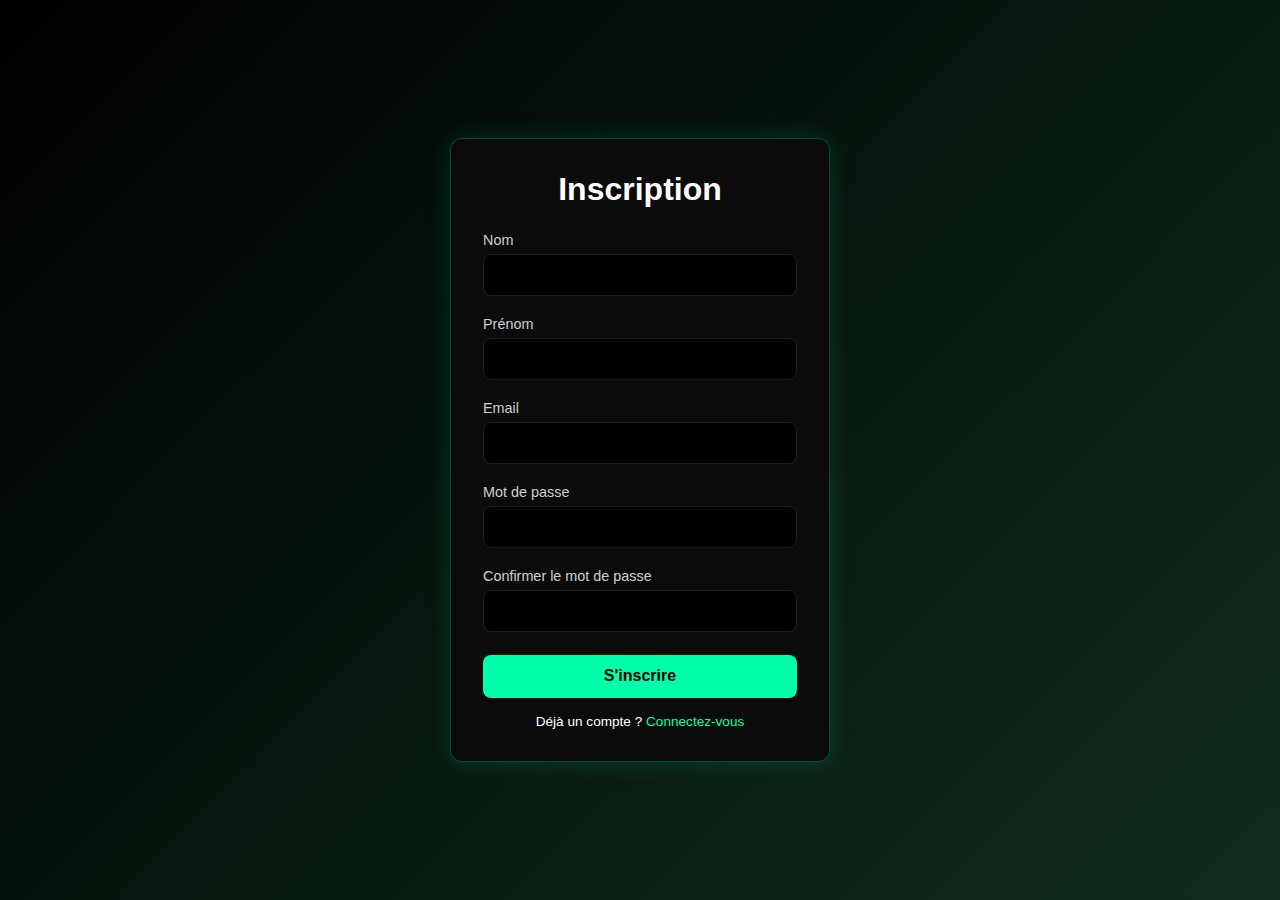
<file: inscription.html>
<!DOCTYPE html>
<html lang="fr">
<head>
    <meta charset="UTF-8">
    <title>Inscription</title>
    <meta name="viewport" content="width=device-width, initial-scale=1.0">
    <link rel="stylesheet" href="assets/css/login.css">
</head>
<body>

<div class="login-container">
    <h1>Inscription</h1>

    <form id="inscriptionForm">
        <div class="form-group">
            <label for="nom">Nom</label>
            <input type="text" id="nom" required>
        </div>

        <div class="form-group">
            <label for="prenom">Prénom</label>
            <input type="text" id="prenom" required>
        </div>

        <div class="form-group">
            <label for="email">Email</label>
            <input type="email" id="email" required>
        </div>

        <div class="form-group">
            <label for="password">Mot de passe</label>
            <input type="password" id="password" required>
        </div>

        <div class="form-group">
            <label for="confirmPassword">Confirmer le mot de passe</label>
            <input type="password" id="confirmPassword" required>
        </div>

        <button type="submit" class="login-btn">S'inscrire</button>
    </form>

    <div class="extra">
        <p>Déjà un compte ? <a href="login.html">Connectez-vous</a></p>
    </div>
</div>

<!-- IMPORTANT : users.js AVANT inscription.js -->
<script src="BDD/users.js"></script>
<script src="assets/js/inscription.js"></script>
</body>
</html>
</file>
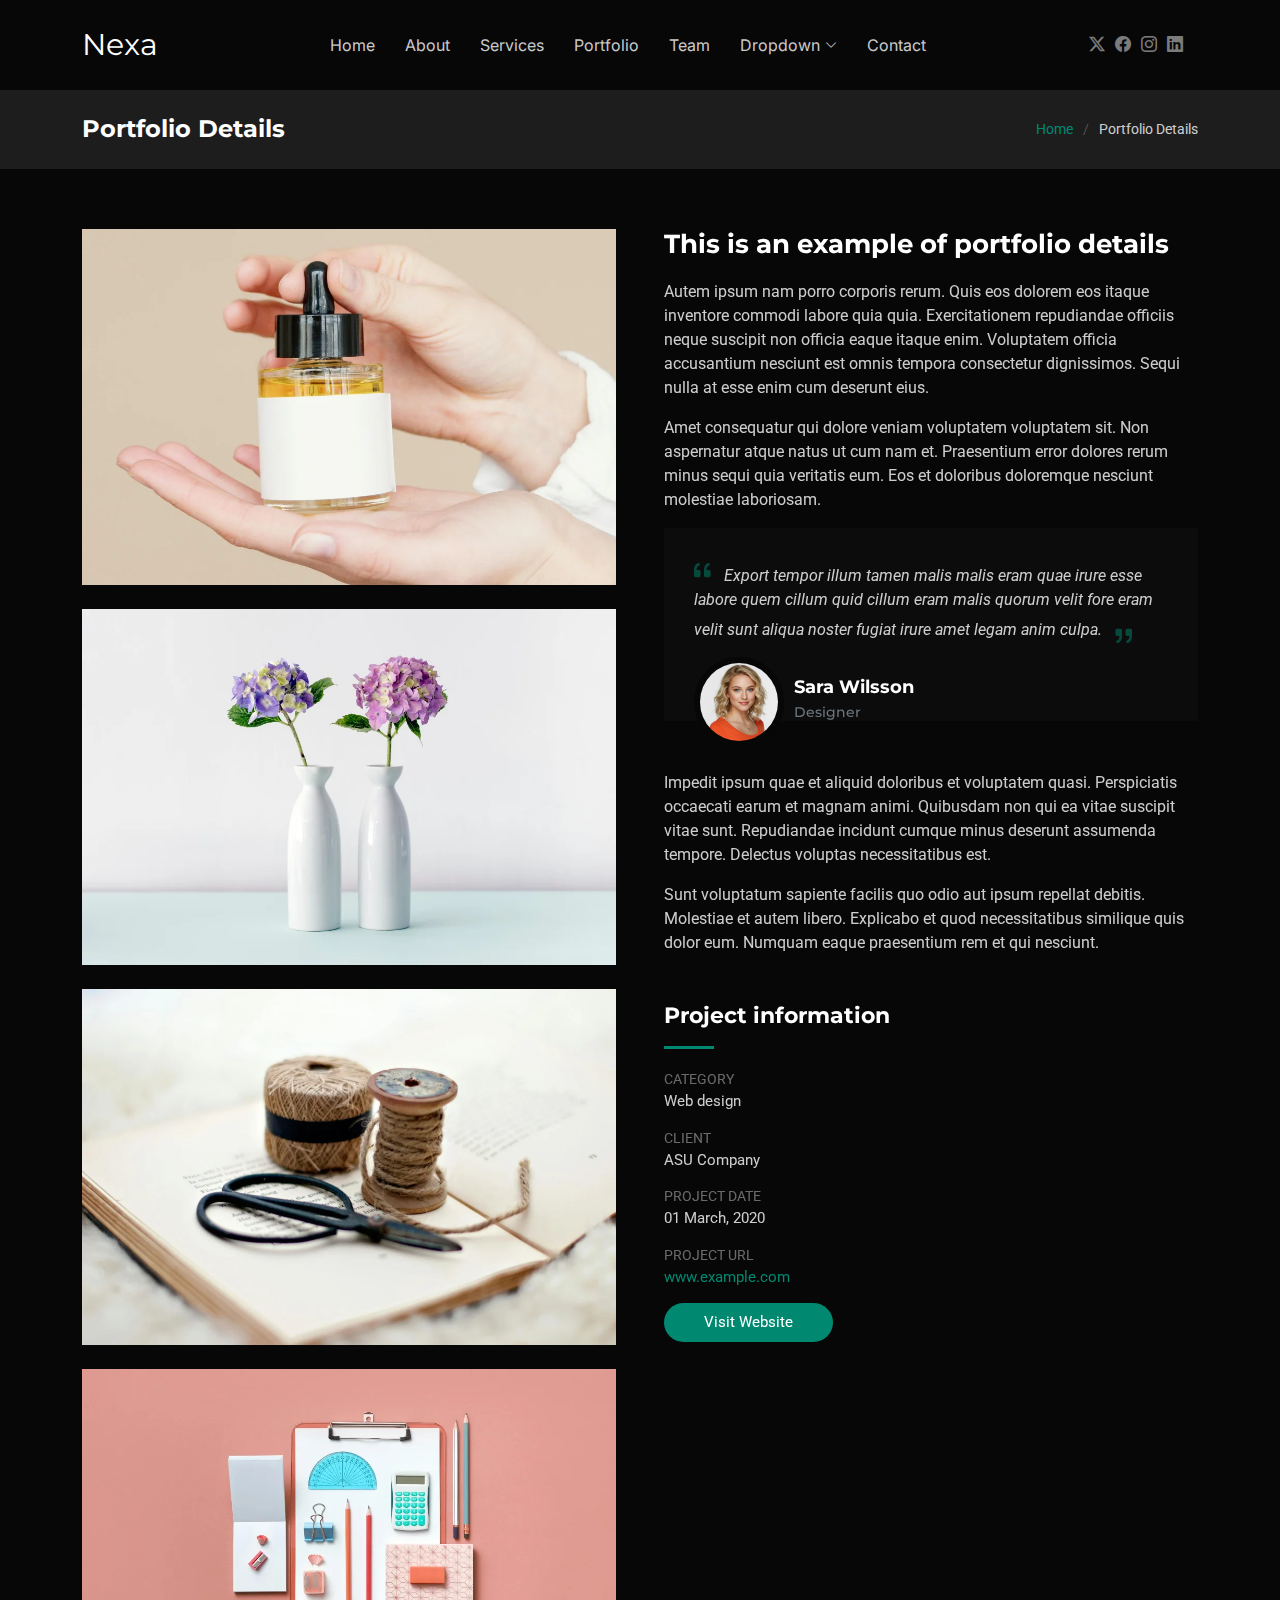
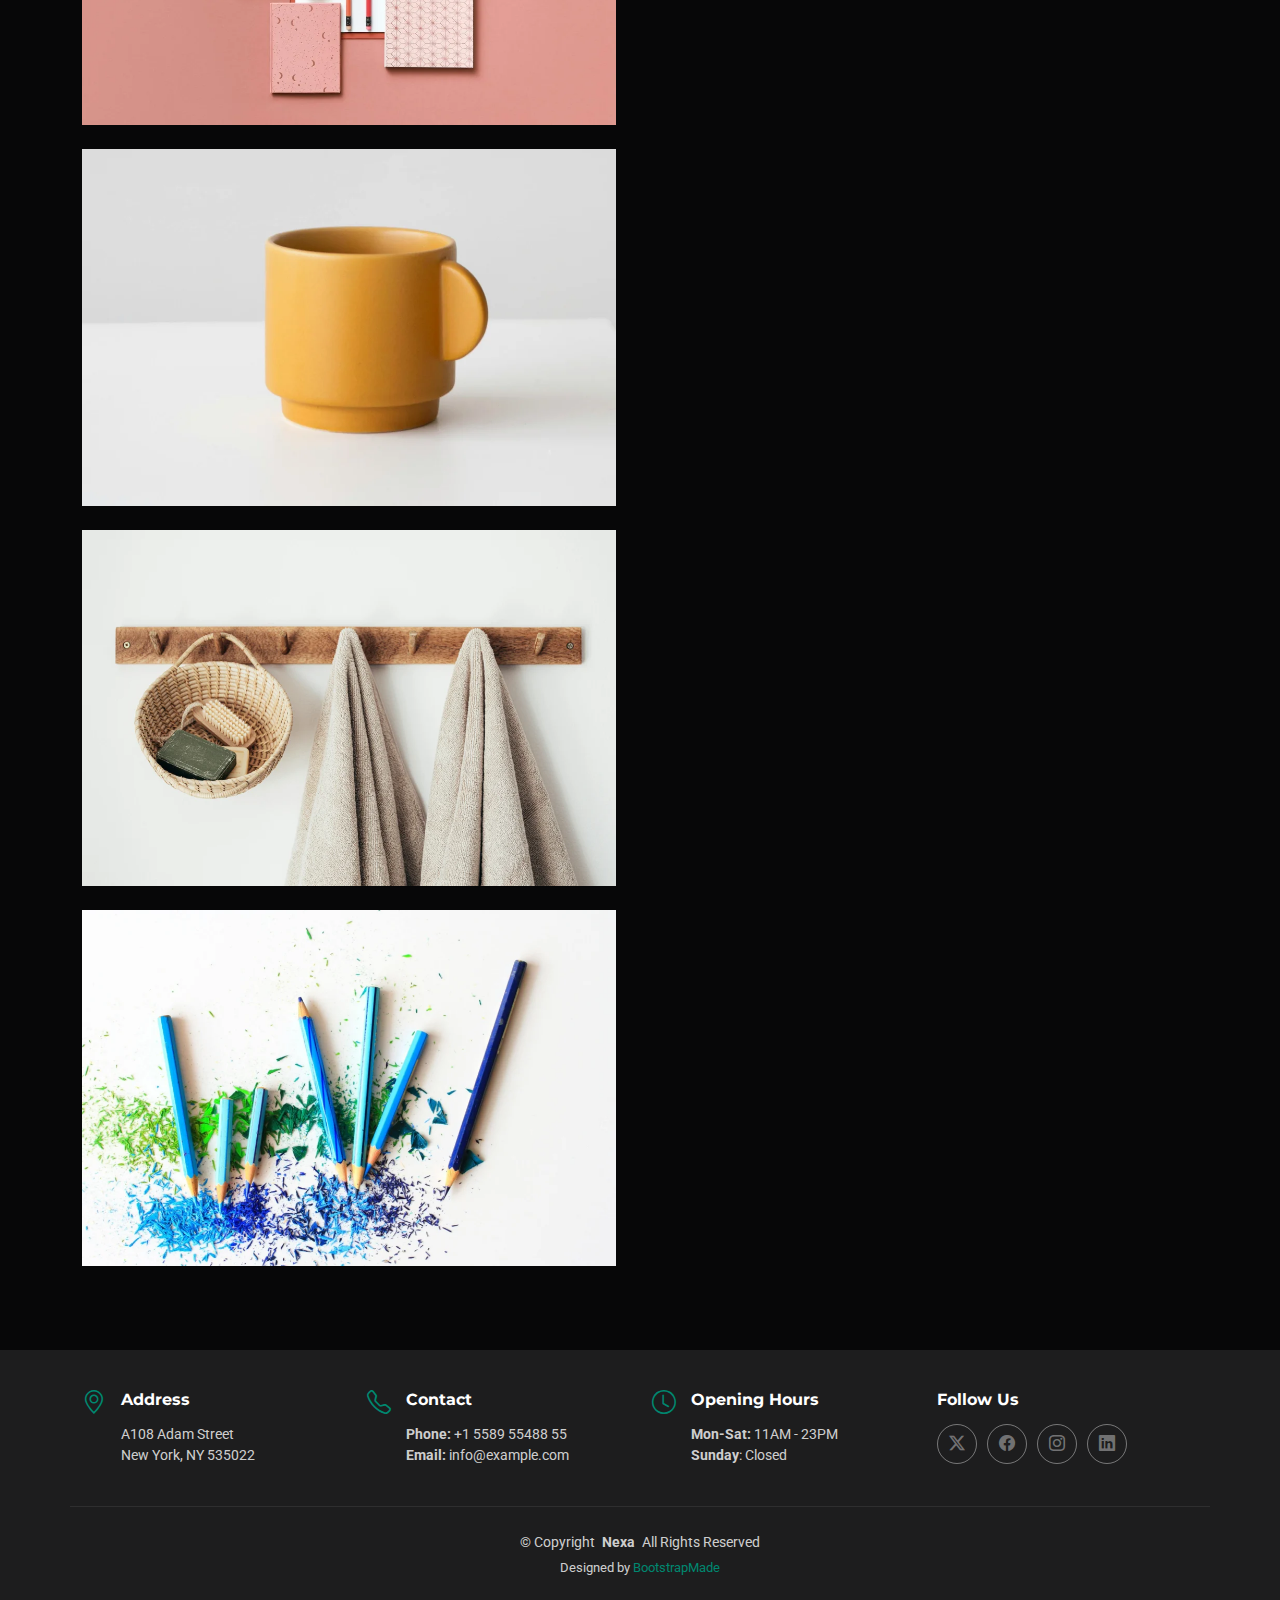
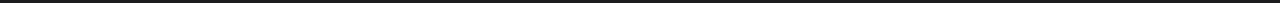
<file: portfolio-details.html>
<!DOCTYPE html>
<html lang="en">

<head>
  <meta charset="utf-8">
  <meta content="width=device-width, initial-scale=1.0" name="viewport">
  <title>Portfolio Details - Nexa Bootstrap Template</title>
  <meta name="description" content="">
  <meta name="keywords" content="">

  <!-- Favicons -->
  <link href="assets/img/favicon.png" rel="icon">
  <link href="assets/img/apple-touch-icon.png" rel="apple-touch-icon">

  <!-- Fonts -->
  <link href="https://fonts.googleapis.com" rel="preconnect">
  <link href="https://fonts.gstatic.com" rel="preconnect" crossorigin>
  <link href="https://fonts.googleapis.com/css2?family=Roboto:ital,wght@0,100;0,300;0,400;0,500;0,700;0,900;1,100;1,300;1,400;1,500;1,700;1,900&family=Montserrat:ital,wght@0,100;0,200;0,300;0,400;0,500;0,600;0,700;0,800;0,900;1,100;1,200;1,300;1,400;1,500;1,600;1,700;1,800;1,900&family=Inter:wght@100;200;300;400;500;600;700;800;900&display=swap" rel="stylesheet">

  <!-- Vendor CSS Files -->
  <link href="assets/vendor/bootstrap/css/bootstrap.min.css" rel="stylesheet">
  <link href="assets/vendor/bootstrap-icons/bootstrap-icons.css" rel="stylesheet">
  <link href="assets/vendor/aos/aos.css" rel="stylesheet">
  <link href="assets/vendor/glightbox/css/glightbox.min.css" rel="stylesheet">
  <link href="assets/vendor/swiper/swiper-bundle.min.css" rel="stylesheet">

  <!-- Main CSS File -->
  <link href="assets/css/main.css" rel="stylesheet">

  <!-- =======================================================
  * Template Name: Nexa
  * Template URL: https://bootstrapmade.com/nexa-bootstrap-agency-template/
  * Updated: Aug 19 2025 with Bootstrap v5.3.7
  * Author: BootstrapMade.com
  * License: https://bootstrapmade.com/license/
  ======================================================== -->
</head>

<body class="portfolio-details-page">

  <header id="header" class="header d-flex align-items-center sticky-top">
    <div class="container position-relative d-flex align-items-center justify-content-between">

      <a href="index.html" class="logo d-flex align-items-center me-auto me-xl-0">
        <!-- Uncomment the line below if you also wish to use an image logo -->
        <!-- <img src="assets/img/logo.webp" alt=""> -->
        <h1 class="sitename">Nexa</h1>
      </a>

      <nav id="navmenu" class="navmenu">
        <ul>
          <li><a href="#hero">Home</a></li>
          <li><a href="#about">About</a></li>
          <li><a href="#services">Services</a></li>
          <li><a href="#portfolio">Portfolio</a></li>
          <li><a href="#team">Team</a></li>
          <li class="dropdown"><a href="#"><span>Dropdown</span> <i class="bi bi-chevron-down toggle-dropdown"></i></a>
            <ul>
              <li><a href="#">Dropdown 1</a></li>
              <li class="dropdown"><a href="#"><span>Deep Dropdown</span> <i class="bi bi-chevron-down toggle-dropdown"></i></a>
                <ul>
                  <li><a href="#">Deep Dropdown 1</a></li>
                  <li><a href="#">Deep Dropdown 2</a></li>
                  <li><a href="#">Deep Dropdown 3</a></li>
                  <li><a href="#">Deep Dropdown 4</a></li>
                  <li><a href="#">Deep Dropdown 5</a></li>
                </ul>
              </li>
              <li><a href="#">Dropdown 2</a></li>
              <li><a href="#">Dropdown 3</a></li>
              <li><a href="#">Dropdown 4</a></li>
            </ul>
          </li>
          <li><a href="#contact">Contact</a></li>
        </ul>
        <i class="mobile-nav-toggle d-xl-none bi bi-list"></i>
      </nav>

      <div class="header-social-links">
        <a href="#" class="twitter"><i class="bi bi-twitter-x"></i></a>
        <a href="#" class="facebook"><i class="bi bi-facebook"></i></a>
        <a href="#" class="instagram"><i class="bi bi-instagram"></i></a>
        <a href="#" class="linkedin"><i class="bi bi-linkedin"></i></a>
      </div>

    </div>
  </header>

  <main class="main">

    <!-- Page Title -->
    <div class="page-title light-background">
      <div class="container d-lg-flex justify-content-between align-items-center">
        <h1 class="mb-2 mb-lg-0">Portfolio Details</h1>
        <nav class="breadcrumbs">
          <ol>
            <li><a href="index.html">Home</a></li>
            <li class="current">Portfolio Details</li>
          </ol>
        </nav>
      </div>
    </div><!-- End Page Title -->

    <!-- Portfolio Details Section -->
    <section id="portfolio-details" class="portfolio-details section">

      <div class="container" data-aos="fade-up">

        <div class="row gy-4 g-lg-5">
          <div class="col-lg-6">
            <img src="assets/img/portfolio/portfolio-1.webp" class="img-fluid mb-4" alt="">
            <img src="assets/img/portfolio/portfolio-10.webp" class="img-fluid mb-4" alt="">
            <img src="assets/img/portfolio/portfolio-7.webp" class="img-fluid mb-4" alt="">
            <img src="assets/img/portfolio/portfolio-4.webp" class="img-fluid mb-4" alt="">
            <img src="assets/img/portfolio/portfolio-5.webp" class="img-fluid mb-4" alt="">
            <img src="assets/img/portfolio/portfolio-11.webp" class="img-fluid mb-4" alt="">
            <img src="assets/img/portfolio/portfolio-8.webp" class="img-fluid mb-4" alt="">
          </div>

          <div class="col-lg-6">

            <div class="position-sticky" style="top: 40px">
              <div class="portfolio-description">
                <h2>This is an example of portfolio details</h2>
                <p>
                  Autem ipsum nam porro corporis rerum. Quis eos dolorem eos itaque inventore commodi labore quia quia. Exercitationem repudiandae officiis neque suscipit non officia eaque itaque enim. Voluptatem officia accusantium nesciunt est omnis tempora consectetur dignissimos. Sequi nulla at esse enim cum deserunt eius.
                </p>
                <p>
                  Amet consequatur qui dolore veniam voluptatem voluptatem sit. Non aspernatur atque natus ut cum nam et. Praesentium error dolores rerum minus sequi quia veritatis eum. Eos et doloribus doloremque nesciunt molestiae laboriosam.
                </p>

                <div class="testimonial-item">
                  <p>
                    <i class="bi bi-quote quote-icon-left"></i>
                    <span>Export tempor illum tamen malis malis eram quae irure esse labore quem cillum quid cillum eram malis quorum velit fore eram velit sunt aliqua noster fugiat irure amet legam anim culpa.</span>
                    <i class="bi bi-quote quote-icon-right"></i>
                  </p>
                  <div>
                    <img src="assets/img/person/person-f-5.webp" class="testimonial-img" alt="">
                    <h3>Sara Wilsson</h3>
                    <h4>Designer</h4>
                  </div>
                </div>

                <p>
                  Impedit ipsum quae et aliquid doloribus et voluptatem quasi. Perspiciatis occaecati earum et magnam animi. Quibusdam non qui ea vitae suscipit vitae sunt. Repudiandae incidunt cumque minus deserunt assumenda tempore. Delectus voluptas necessitatibus est.
                </p>

                <p>
                  Sunt voluptatum sapiente facilis quo odio aut ipsum repellat debitis. Molestiae et autem libero. Explicabo et quod necessitatibus similique quis dolor eum. Numquam eaque praesentium rem et qui nesciunt.
                </p>

              </div>

              <div class="portfolio-info mt-5">
                <h3>Project information</h3>
                <ul>
                  <li><strong>Category</strong> Web design</li>
                  <li><strong>Client</strong> ASU Company</li>
                  <li><strong>Project date</strong> 01 March, 2020</li>
                  <li><strong>Project URL</strong> <a href="#">www.example.com</a></li>
                  <li><a href="#" class="btn-visit align-self-start">Visit Website</a></li>
                </ul>
              </div>
            </div>

          </div>
        </div>

      </div>

    </section><!-- /Portfolio Details Section -->

  </main>

  <footer id="footer" class="footer light-background">

    <div class="container">
      <div class="row gy-3">
        <div class="col-lg-3 col-md-6 d-flex">
          <i class="bi bi-geo-alt icon"></i>
          <div class="address">
            <h4>Address</h4>
            <p>A108 Adam Street</p>
            <p>New York, NY 535022</p>
            <p></p>
          </div>

        </div>

        <div class="col-lg-3 col-md-6 d-flex">
          <i class="bi bi-telephone icon"></i>
          <div>
            <h4>Contact</h4>
            <p>
              <strong>Phone:</strong> <span>+1 5589 55488 55</span><br>
              <strong>Email:</strong> <span>info@example.com</span><br>
            </p>
          </div>
        </div>

        <div class="col-lg-3 col-md-6 d-flex">
          <i class="bi bi-clock icon"></i>
          <div>
            <h4>Opening Hours</h4>
            <p>
              <strong>Mon-Sat:</strong> <span>11AM - 23PM</span><br>
              <strong>Sunday</strong>: <span>Closed</span>
            </p>
          </div>
        </div>

        <div class="col-lg-3 col-md-6">
          <h4>Follow Us</h4>
          <div class="social-links d-flex">
            <a href="#" class="twitter"><i class="bi bi-twitter-x"></i></a>
            <a href="#" class="facebook"><i class="bi bi-facebook"></i></a>
            <a href="#" class="instagram"><i class="bi bi-instagram"></i></a>
            <a href="#" class="linkedin"><i class="bi bi-linkedin"></i></a>
          </div>
        </div>

      </div>
    </div>

    <div class="container copyright text-center mt-4">
      <p>© <span>Copyright</span> <strong class="px-1 sitename">Nexa</strong> <span>All Rights Reserved</span></p>
      <div class="credits">
        <!-- All the links in the footer should remain intact. -->
        <!-- You can delete the links only if you've purchased the pro version. -->
        <!-- Licensing information: https://bootstrapmade.com/license/ -->
        <!-- Purchase the pro version with working PHP/AJAX contact form: [buy-url] -->
        Designed by <a href="https://bootstrapmade.com/">BootstrapMade</a>
      </div>
    </div>

  </footer>

  <!-- Scroll Top -->
  <a href="#" id="scroll-top" class="scroll-top d-flex align-items-center justify-content-center"><i class="bi bi-arrow-up-short"></i></a>

  <!-- Preloader -->
  <div id="preloader"></div>

  <!-- Vendor JS Files -->
  <script src="assets/vendor/bootstrap/js/bootstrap.bundle.min.js"></script>
  <script src="assets/vendor/php-email-form/validate.js"></script>
  <script src="assets/vendor/aos/aos.js"></script>
  <script src="assets/vendor/glightbox/js/glightbox.min.js"></script>
  <script src="assets/vendor/purecounter/purecounter_vanilla.js"></script>
  <script src="assets/vendor/swiper/swiper-bundle.min.js"></script>
  <script src="assets/vendor/imagesloaded/imagesloaded.pkgd.min.js"></script>
  <script src="assets/vendor/isotope-layout/isotope.pkgd.min.js"></script>

  <!-- Main JS File -->
  <script src="assets/js/main.js"></script>

</body>

</html>
</file>
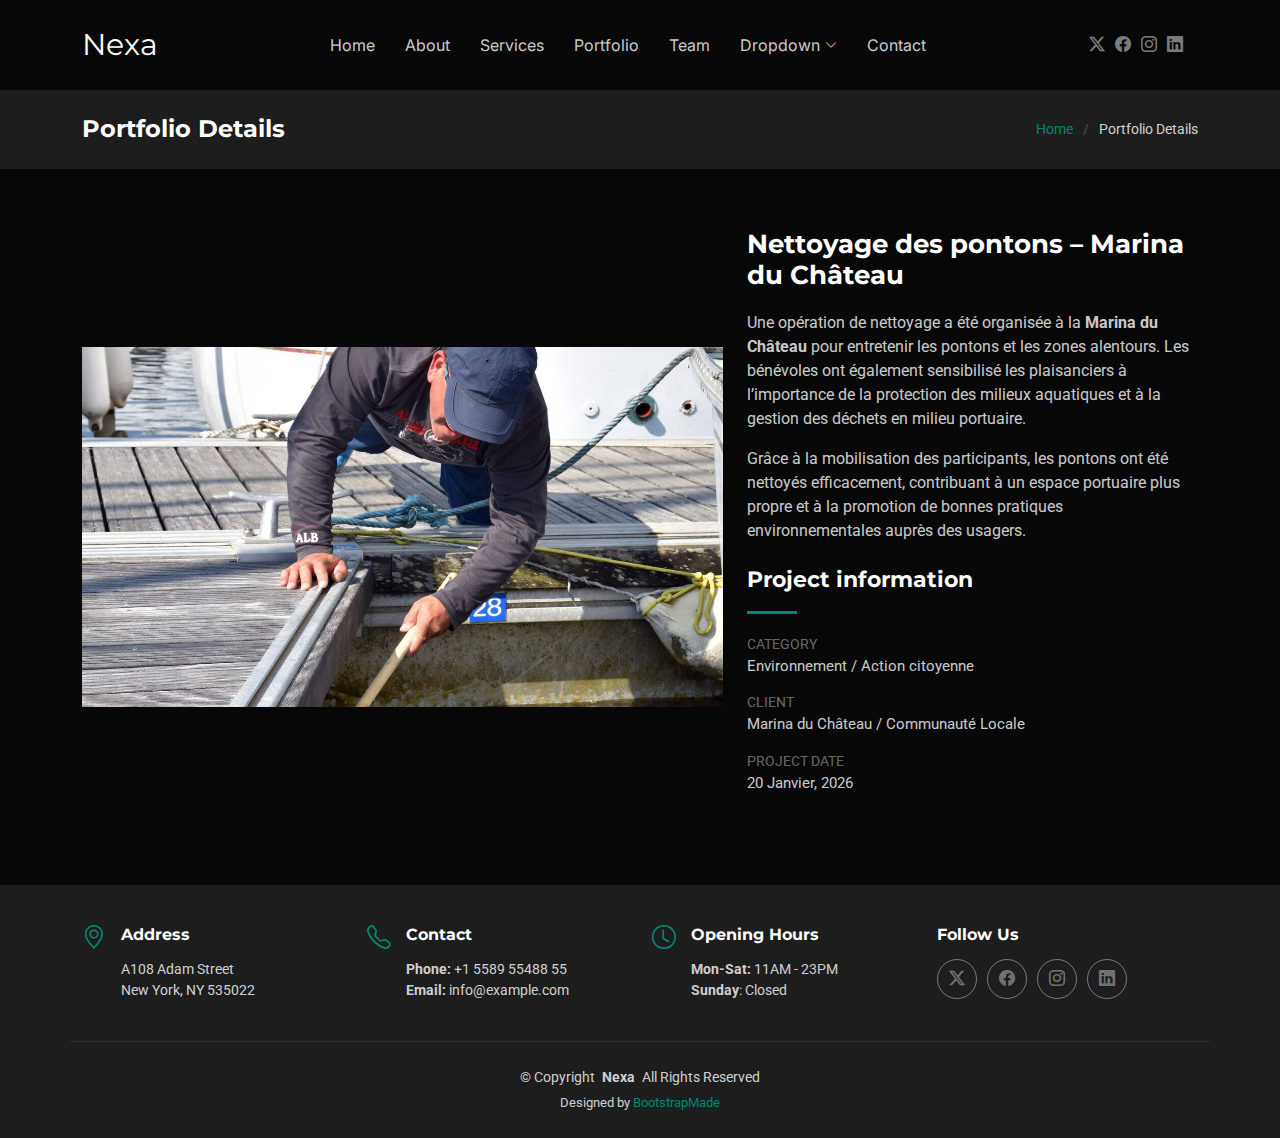
<file: portfolio-marina.html>
<!DOCTYPE html>
<html lang="en">

<head>
  <meta charset="utf-8">
  <meta content="width=device-width, initial-scale=1.0" name="viewport">
  <title>Portfolio Details - Nexa Bootstrap Template</title>
  <meta name="description" content="">
  <meta name="keywords" content="">

  <!-- Favicons -->
  <link href="assets/img/favicon.png" rel="icon">
  <link href="assets/img/apple-touch-icon.png" rel="apple-touch-icon">

  <!-- Fonts -->
  <link href="https://fonts.googleapis.com" rel="preconnect">
  <link href="https://fonts.gstatic.com" rel="preconnect" crossorigin>
  <link href="https://fonts.googleapis.com/css2?family=Roboto:ital,wght@0,100;0,300;0,400;0,500;0,700;0,900;1,100;1,300;1,400;1,500;1,700;1,900&family=Montserrat:ital,wght@0,100;0,200;0,300;0,400;0,500;0,600;0,700;0,800;0,900;1,100;1,200;1,300;1,400;1,500;1,600;1,700;1,800;1,900&family=Inter:wght@100;200;300;400;500;600;700;800;900&display=swap" rel="stylesheet">

  <!-- Vendor CSS Files -->
  <link href="assets/vendor/bootstrap/css/bootstrap.min.css" rel="stylesheet">
  <link href="assets/vendor/bootstrap-icons/bootstrap-icons.css" rel="stylesheet">
  <link href="assets/vendor/aos/aos.css" rel="stylesheet">
  <link href="assets/vendor/glightbox/css/glightbox.min.css" rel="stylesheet">
  <link href="assets/vendor/swiper/swiper-bundle.min.css" rel="stylesheet">

  <!-- Main CSS File -->
  <link href="assets/css/main.css" rel="stylesheet">
</head>

<body class="portfolio-details-page">

  <!-- Header -->
  <header id="header" class="header d-flex align-items-center sticky-top">
    <div class="container position-relative d-flex align-items-center justify-content-between">

      <a href="index.html" class="logo d-flex align-items-center me-auto me-xl-0">
        <h1 class="sitename">Nexa</h1>
      </a>

      <nav id="navmenu" class="navmenu">
        <ul>
          <li><a href="#hero">Home</a></li>
          <li><a href="#about">About</a></li>
          <li><a href="#services">Services</a></li>
          <li><a href="#portfolio">Portfolio</a></li>
          <li><a href="#team">Team</a></li>
          <li class="dropdown"><a href="#"><span>Dropdown</span> <i class="bi bi-chevron-down toggle-dropdown"></i></a>
            <ul>
              <li><a href="#">Dropdown 1</a></li>
              <li class="dropdown"><a href="#"><span>Deep Dropdown</span> <i class="bi bi-chevron-down toggle-dropdown"></i></a>
                <ul>
                  <li><a href="#">Deep Dropdown 1</a></li>
                  <li><a href="#">Deep Dropdown 2</a></li>
                  <li><a href="#">Deep Dropdown 3</a></li>
                  <li><a href="#">Deep Dropdown 4</a></li>
                  <li><a href="#">Deep Dropdown 5</a></li>
                </ul>
              </li>
              <li><a href="#">Dropdown 2</a></li>
              <li><a href="#">Dropdown 3</a></li>
              <li><a href="#">Dropdown 4</a></li>
            </ul>
          </li>
          <li><a href="#contact">Contact</a></li>
        </ul>
        <i class="mobile-nav-toggle d-xl-none bi bi-list"></i>
      </nav>

      <div class="header-social-links">
        <a href="#" class="twitter"><i class="bi bi-twitter-x"></i></a>
        <a href="#" class="facebook"><i class="bi bi-facebook"></i></a>
        <a href="#" class="instagram"><i class="bi bi-instagram"></i></a>
        <a href="#" class="linkedin"><i class="bi bi-linkedin"></i></a>
      </div>

    </div>
  </header>

  <!-- Main Content -->
  <main class="main">

    <!-- Page Title -->
    <div class="page-title light-background">
      <div class="container d-lg-flex justify-content-between align-items-center">
        <h1 class="mb-2 mb-lg-0">Portfolio Details</h1>
        <nav class="breadcrumbs">
          <ol>
            <li><a href="index.html">Home</a></li>
            <li class="current">Portfolio Details</li>
          </ol>
        </nav>
      </div>
    </div>

    <!-- Portfolio Details Section -->
    <section id="portfolio-details" class="portfolio-details section">
      <div class="container" data-aos="fade-up">
        <div class="row align-items-center">
          
          <!-- Image à gauche -->
          <div class="col-lg-7">
            <img src="assets/img/portfolio/portfolio-6.jpg" class="img-fluid" alt="Portfolio Image">
          </div>

          <!-- Texte à droite -->
          <!-- Contenu à droite -->
          
         <!-- Contenu à droite -->
        <div class="col-lg-5">
            <div class="portfolio-description">
                <h2>Nettoyage des pontons – Marina du Château</h2>
                <p>
                    Une opération de nettoyage a été organisée à la <strong>Marina du Château</strong> pour entretenir les pontons et les zones alentours. Les bénévoles ont également sensibilisé les plaisanciers à l’importance de la protection des milieux aquatiques et à la gestion des déchets en milieu portuaire.
                </p>
                <p>
                    Grâce à la mobilisation des participants, les pontons ont été nettoyés efficacement, contribuant à un espace portuaire plus propre et à la promotion de bonnes pratiques environnementales auprès des usagers.
                </p>
            </div>

            <div class="portfolio-info mt-4">
                <h3>Project information</h3>
                <ul>
                    <li><strong>Category</strong> Environnement / Action citoyenne</li>
                    <li><strong>Client</strong> Marina du Château / Communauté Locale</li>
                    <li><strong>Project date</strong> 20 Janvier, 2026</li>
                </ul>
            </div>
        </div>





        </div>
      </div>
    </section>

  </main>

  <!-- Footer -->
  <footer id="footer" class="footer light-background">
    <div class="container">
      <div class="row gy-3">
        <div class="col-lg-3 col-md-6 d-flex">
          <i class="bi bi-geo-alt icon"></i>
          <div class="address">
            <h4>Address</h4>
            <p>A108 Adam Street</p>
            <p>New York, NY 535022</p>
          </div>
        </div>

        <div class="col-lg-3 col-md-6 d-flex">
          <i class="bi bi-telephone icon"></i>
          <div>
            <h4>Contact</h4>
            <p>
              <strong>Phone:</strong> <span>+1 5589 55488 55</span><br>
              <strong>Email:</strong> <span>info@example.com</span><br>
            </p>
          </div>
        </div>

        <div class="col-lg-3 col-md-6 d-flex">
          <i class="bi bi-clock icon"></i>
          <div>
            <h4>Opening Hours</h4>
            <p>
              <strong>Mon-Sat:</strong> <span>11AM - 23PM</span><br>
              <strong>Sunday</strong>: <span>Closed</span>
            </p>
          </div>
        </div>

        <div class="col-lg-3 col-md-6">
          <h4>Follow Us</h4>
          <div class="social-links d-flex">
            <a href="#" class="twitter"><i class="bi bi-twitter-x"></i></a>
            <a href="#" class="facebook"><i class="bi bi-facebook"></i></a>
            <a href="#" class="instagram"><i class="bi bi-instagram"></i></a>
            <a href="#" class="linkedin"><i class="bi bi-linkedin"></i></a>
          </div>
        </div>
      </div>
    </div>

    <div class="container copyright text-center mt-4">
      <p>© <span>Copyright</span> <strong class="px-1 sitename">Nexa</strong> <span>All Rights Reserved</span></p>
      <div class="credits">
        Designed by <a href="https://bootstrapmade.com/">BootstrapMade</a>
      </div>
    </div>
  </footer>

  <!-- Scroll Top -->
  <a href="#" id="scroll-top" class="scroll-top d-flex align-items-center justify-content-center"><i class="bi bi-arrow-up-short"></i></a>

  <!-- Preloader -->
  <div id="preloader"></div>

  <!-- Vendor JS Files -->
  <script src="assets/vendor/bootstrap/js/bootstrap.bundle.min.js"></script>
  <script src="assets/vendor/php-email-form/validate.js"></script>
  <script src="assets/vendor/aos/aos.js"></script>
  <script src="assets/vendor/glightbox/js/glightbox.min.js"></script>
  <script src="assets/vendor/purecounter/purecounter_vanilla.js"></script>
  <script src="assets/vendor/swiper/swiper-bundle.min.js"></script>
  <script src="assets/vendor/imagesloaded/imagesloaded.pkgd.min.js"></script>
  <script src="assets/vendor/isotope-layout/isotope.pkgd.min.js"></script>

  <!-- Main JS File -->
  <script src="assets/js/main.js"></script>

</body>
</html>
</file>
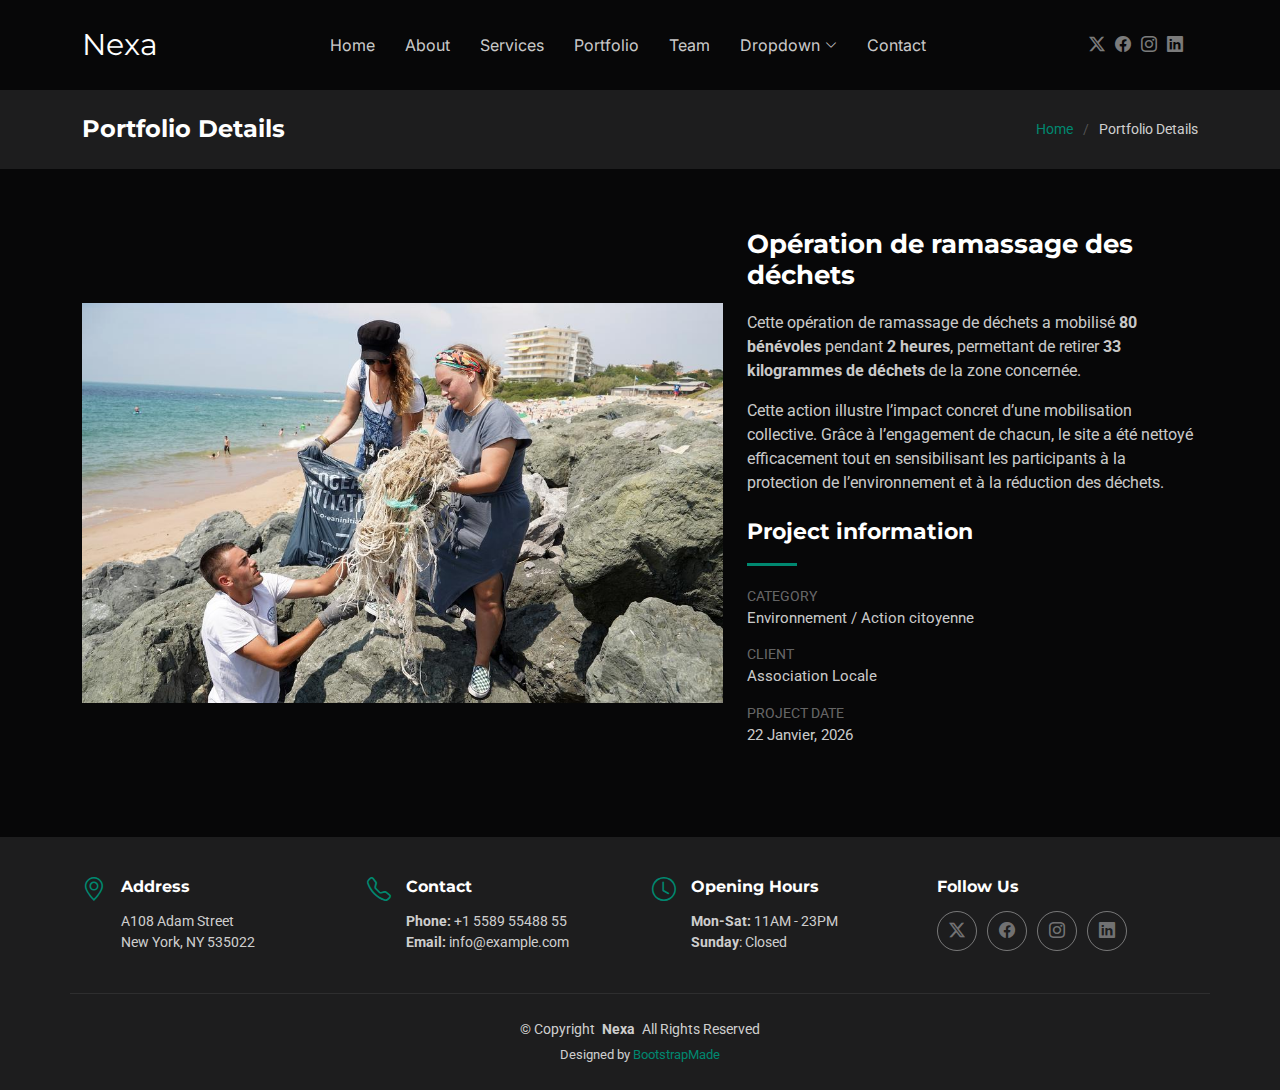
<file: portfolio-moulin.html>
<!DOCTYPE html>
<html lang="en">

<head>
  <meta charset="utf-8">
  <meta content="width=device-width, initial-scale=1.0" name="viewport">
  <title>Portfolio Details - Nexa Bootstrap Template</title>
  <meta name="description" content="">
  <meta name="keywords" content="">

  <!-- Favicons -->
  <link href="assets/img/favicon.png" rel="icon">
  <link href="assets/img/apple-touch-icon.png" rel="apple-touch-icon">

  <!-- Fonts -->
  <link href="https://fonts.googleapis.com" rel="preconnect">
  <link href="https://fonts.gstatic.com" rel="preconnect" crossorigin>
  <link href="https://fonts.googleapis.com/css2?family=Roboto:ital,wght@0,100;0,300;0,400;0,500;0,700;0,900;1,100;1,300;1,400;1,500;1,700;1,900&family=Montserrat:ital,wght@0,100;0,200;0,300;0,400;0,500;0,600;0,700;0,800;0,900;1,100;1,200;1,300;1,400;1,500;1,600;1,700;1,800;1,900&family=Inter:wght@100;200;300;400;500;600;700;800;900&display=swap" rel="stylesheet">

  <!-- Vendor CSS Files -->
  <link href="assets/vendor/bootstrap/css/bootstrap.min.css" rel="stylesheet">
  <link href="assets/vendor/bootstrap-icons/bootstrap-icons.css" rel="stylesheet">
  <link href="assets/vendor/aos/aos.css" rel="stylesheet">
  <link href="assets/vendor/glightbox/css/glightbox.min.css" rel="stylesheet">
  <link href="assets/vendor/swiper/swiper-bundle.min.css" rel="stylesheet">

  <!-- Main CSS File -->
  <link href="assets/css/main.css" rel="stylesheet">
</head>

<body class="portfolio-details-page">

  <!-- Header -->
  <header id="header" class="header d-flex align-items-center sticky-top">
    <div class="container position-relative d-flex align-items-center justify-content-between">

      <a href="index.html" class="logo d-flex align-items-center me-auto me-xl-0">
        <h1 class="sitename">Nexa</h1>
      </a>

      <nav id="navmenu" class="navmenu">
        <ul>
          <li><a href="#hero">Home</a></li>
          <li><a href="#about">About</a></li>
          <li><a href="#services">Services</a></li>
          <li><a href="#portfolio">Portfolio</a></li>
          <li><a href="#team">Team</a></li>
          <li class="dropdown"><a href="#"><span>Dropdown</span> <i class="bi bi-chevron-down toggle-dropdown"></i></a>
            <ul>
              <li><a href="#">Dropdown 1</a></li>
              <li class="dropdown"><a href="#"><span>Deep Dropdown</span> <i class="bi bi-chevron-down toggle-dropdown"></i></a>
                <ul>
                  <li><a href="#">Deep Dropdown 1</a></li>
                  <li><a href="#">Deep Dropdown 2</a></li>
                  <li><a href="#">Deep Dropdown 3</a></li>
                  <li><a href="#">Deep Dropdown 4</a></li>
                  <li><a href="#">Deep Dropdown 5</a></li>
                </ul>
              </li>
              <li><a href="#">Dropdown 2</a></li>
              <li><a href="#">Dropdown 3</a></li>
              <li><a href="#">Dropdown 4</a></li>
            </ul>
          </li>
          <li><a href="#contact">Contact</a></li>
        </ul>
        <i class="mobile-nav-toggle d-xl-none bi bi-list"></i>
      </nav>

      <div class="header-social-links">
        <a href="#" class="twitter"><i class="bi bi-twitter-x"></i></a>
        <a href="#" class="facebook"><i class="bi bi-facebook"></i></a>
        <a href="#" class="instagram"><i class="bi bi-instagram"></i></a>
        <a href="#" class="linkedin"><i class="bi bi-linkedin"></i></a>
      </div>

    </div>
  </header>

  <!-- Main Content -->
  <main class="main">

    <!-- Page Title -->
    <div class="page-title light-background">
      <div class="container d-lg-flex justify-content-between align-items-center">
        <h1 class="mb-2 mb-lg-0">Portfolio Details</h1>
        <nav class="breadcrumbs">
          <ol>
            <li><a href="index.html">Home</a></li>
            <li class="current">Portfolio Details</li>
          </ol>
        </nav>
      </div>
    </div>

    <!-- Portfolio Details Section -->
    <section id="portfolio-details" class="portfolio-details section">
      <div class="container" data-aos="fade-up">
        <div class="row align-items-center">
          
          <!-- Image à gauche -->
          <div class="col-lg-7">
            <img src="assets/img/portfolio/portfolio-1.jpg" class="img-fluid" alt="Portfolio Image">
          </div>

          <!-- Texte à droite -->
          <!-- Contenu à droite -->
          <!-- Contenu à droite -->
          <div class="col-lg-5">
            <div class="portfolio-description">
              <h2>Opération de ramassage des déchets</h2>
              <p>
                Cette opération de ramassage de déchets a mobilisé <strong>80 bénévoles</strong> pendant <strong>2 heures</strong>, permettant de retirer <strong>33 kilogrammes de déchets</strong> de la zone concernée.
              </p>
              <p>
                Cette action illustre l’impact concret d’une mobilisation collective. Grâce à l’engagement de chacun, le site a été nettoyé efficacement tout en sensibilisant les participants à la protection de l’environnement et à la réduction des déchets.
              </p>
            </div>

            <div class="portfolio-info mt-4">
              <h3>Project information</h3>
              <ul>
                <li><strong>Category</strong> Environnement / Action citoyenne</li>
                <li><strong>Client</strong> Association Locale</li>
                <li><strong>Project date</strong> 22 Janvier, 2026</li>
              </ul>
            </div>
          </div>



        </div>
      </div>
    </section>

  </main>

  <!-- Footer -->
  <footer id="footer" class="footer light-background">
    <div class="container">
      <div class="row gy-3">
        <div class="col-lg-3 col-md-6 d-flex">
          <i class="bi bi-geo-alt icon"></i>
          <div class="address">
            <h4>Address</h4>
            <p>A108 Adam Street</p>
            <p>New York, NY 535022</p>
          </div>
        </div>

        <div class="col-lg-3 col-md-6 d-flex">
          <i class="bi bi-telephone icon"></i>
          <div>
            <h4>Contact</h4>
            <p>
              <strong>Phone:</strong> <span>+1 5589 55488 55</span><br>
              <strong>Email:</strong> <span>info@example.com</span><br>
            </p>
          </div>
        </div>

        <div class="col-lg-3 col-md-6 d-flex">
          <i class="bi bi-clock icon"></i>
          <div>
            <h4>Opening Hours</h4>
            <p>
              <strong>Mon-Sat:</strong> <span>11AM - 23PM</span><br>
              <strong>Sunday</strong>: <span>Closed</span>
            </p>
          </div>
        </div>

        <div class="col-lg-3 col-md-6">
          <h4>Follow Us</h4>
          <div class="social-links d-flex">
            <a href="#" class="twitter"><i class="bi bi-twitter-x"></i></a>
            <a href="#" class="facebook"><i class="bi bi-facebook"></i></a>
            <a href="#" class="instagram"><i class="bi bi-instagram"></i></a>
            <a href="#" class="linkedin"><i class="bi bi-linkedin"></i></a>
          </div>
        </div>
      </div>
    </div>

    <div class="container copyright text-center mt-4">
      <p>© <span>Copyright</span> <strong class="px-1 sitename">Nexa</strong> <span>All Rights Reserved</span></p>
      <div class="credits">
        Designed by <a href="https://bootstrapmade.com/">BootstrapMade</a>
      </div>
    </div>
  </footer>

  <!-- Scroll Top -->
  <a href="#" id="scroll-top" class="scroll-top d-flex align-items-center justify-content-center"><i class="bi bi-arrow-up-short"></i></a>

  <!-- Preloader -->
  <div id="preloader"></div>

  <!-- Vendor JS Files -->
  <script src="assets/vendor/bootstrap/js/bootstrap.bundle.min.js"></script>
  <script src="assets/vendor/php-email-form/validate.js"></script>
  <script src="assets/vendor/aos/aos.js"></script>
  <script src="assets/vendor/glightbox/js/glightbox.min.js"></script>
  <script src="assets/vendor/purecounter/purecounter_vanilla.js"></script>
  <script src="assets/vendor/swiper/swiper-bundle.min.js"></script>
  <script src="assets/vendor/imagesloaded/imagesloaded.pkgd.min.js"></script>
  <script src="assets/vendor/isotope-layout/isotope.pkgd.min.js"></script>

  <!-- Main JS File -->
  <script src="assets/js/main.js"></script>

</body>
</html>
</file>
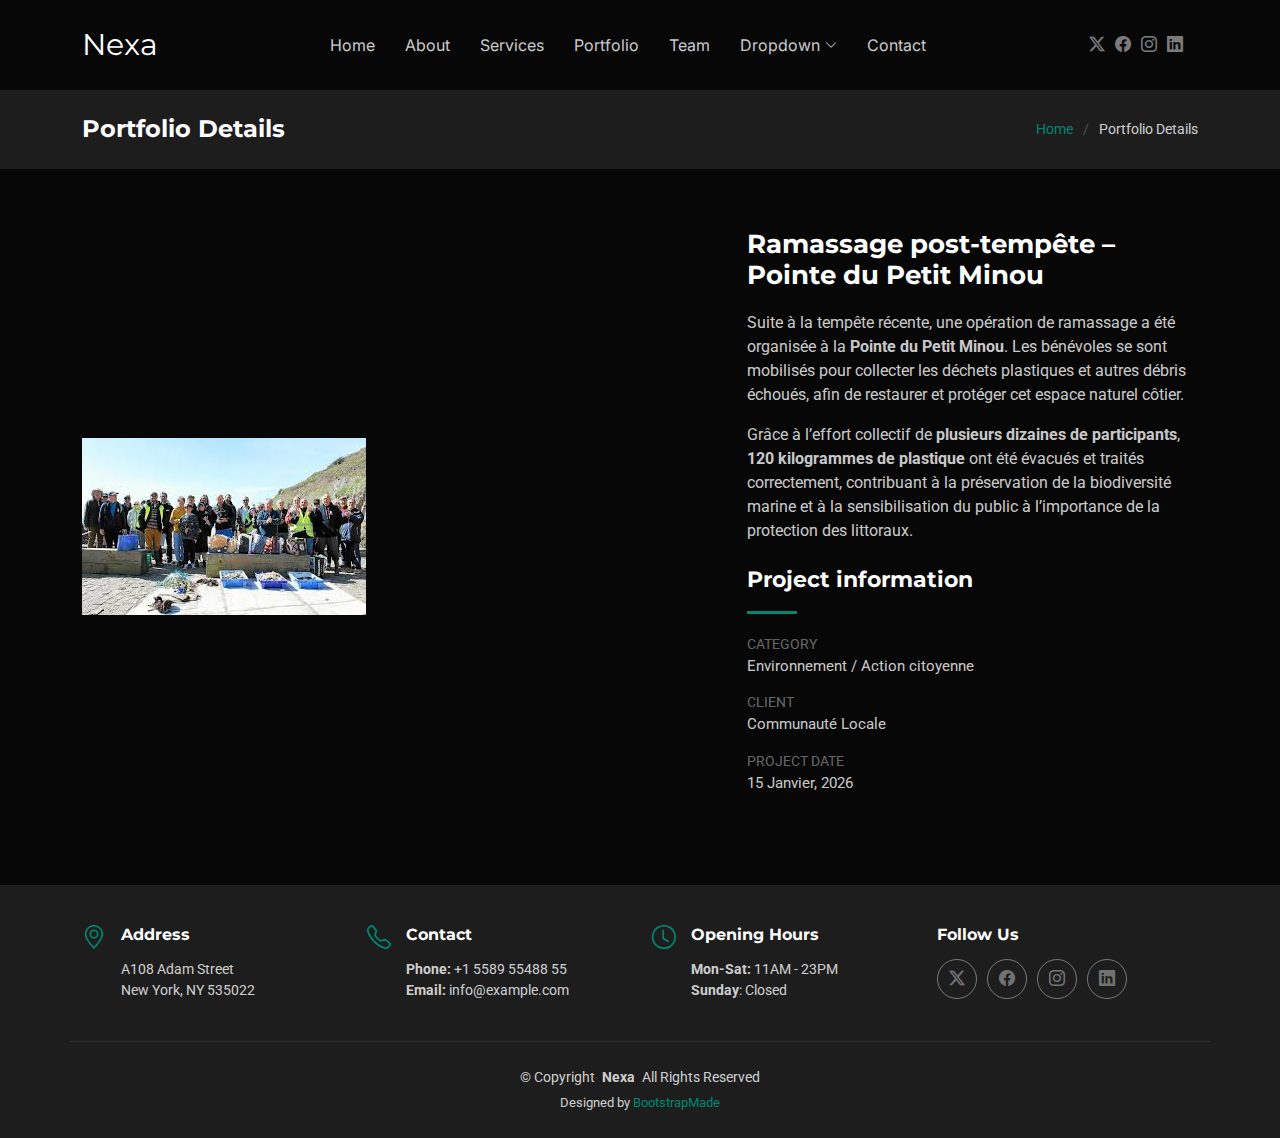
<file: portfolio-pointe.html>
<!DOCTYPE html>
<html lang="en">

<head>
  <meta charset="utf-8">
  <meta content="width=device-width, initial-scale=1.0" name="viewport">
  <title>Portfolio Details - Nexa Bootstrap Template</title>
  <meta name="description" content="">
  <meta name="keywords" content="">

  <!-- Favicons -->
  <link href="assets/img/favicon.png" rel="icon">
  <link href="assets/img/apple-touch-icon.png" rel="apple-touch-icon">

  <!-- Fonts -->
  <link href="https://fonts.googleapis.com" rel="preconnect">
  <link href="https://fonts.gstatic.com" rel="preconnect" crossorigin>
  <link href="https://fonts.googleapis.com/css2?family=Roboto:ital,wght@0,100;0,300;0,400;0,500;0,700;0,900;1,100;1,300;1,400;1,500;1,700;1,900&family=Montserrat:ital,wght@0,100;0,200;0,300;0,400;0,500;0,600;0,700;0,800;0,900;1,100;1,200;1,300;1,400;1,500;1,600;1,700;1,800;1,900&family=Inter:wght@100;200;300;400;500;600;700;800;900&display=swap" rel="stylesheet">

  <!-- Vendor CSS Files -->
  <link href="assets/vendor/bootstrap/css/bootstrap.min.css" rel="stylesheet">
  <link href="assets/vendor/bootstrap-icons/bootstrap-icons.css" rel="stylesheet">
  <link href="assets/vendor/aos/aos.css" rel="stylesheet">
  <link href="assets/vendor/glightbox/css/glightbox.min.css" rel="stylesheet">
  <link href="assets/vendor/swiper/swiper-bundle.min.css" rel="stylesheet">

  <!-- Main CSS File -->
  <link href="assets/css/main.css" rel="stylesheet">
</head>

<body class="portfolio-details-page">

  <!-- Header -->
  <header id="header" class="header d-flex align-items-center sticky-top">
    <div class="container position-relative d-flex align-items-center justify-content-between">

      <a href="index.html" class="logo d-flex align-items-center me-auto me-xl-0">
        <h1 class="sitename">Nexa</h1>
      </a>

      <nav id="navmenu" class="navmenu">
        <ul>
          <li><a href="#hero">Home</a></li>
          <li><a href="#about">About</a></li>
          <li><a href="#services">Services</a></li>
          <li><a href="#portfolio">Portfolio</a></li>
          <li><a href="#team">Team</a></li>
          <li class="dropdown"><a href="#"><span>Dropdown</span> <i class="bi bi-chevron-down toggle-dropdown"></i></a>
            <ul>
              <li><a href="#">Dropdown 1</a></li>
              <li class="dropdown"><a href="#"><span>Deep Dropdown</span> <i class="bi bi-chevron-down toggle-dropdown"></i></a>
                <ul>
                  <li><a href="#">Deep Dropdown 1</a></li>
                  <li><a href="#">Deep Dropdown 2</a></li>
                  <li><a href="#">Deep Dropdown 3</a></li>
                  <li><a href="#">Deep Dropdown 4</a></li>
                  <li><a href="#">Deep Dropdown 5</a></li>
                </ul>
              </li>
              <li><a href="#">Dropdown 2</a></li>
              <li><a href="#">Dropdown 3</a></li>
              <li><a href="#">Dropdown 4</a></li>
            </ul>
          </li>
          <li><a href="#contact">Contact</a></li>
        </ul>
        <i class="mobile-nav-toggle d-xl-none bi bi-list"></i>
      </nav>

      <div class="header-social-links">
        <a href="#" class="twitter"><i class="bi bi-twitter-x"></i></a>
        <a href="#" class="facebook"><i class="bi bi-facebook"></i></a>
        <a href="#" class="instagram"><i class="bi bi-instagram"></i></a>
        <a href="#" class="linkedin"><i class="bi bi-linkedin"></i></a>
      </div>

    </div>
  </header>

  <!-- Main Content -->
  <main class="main">

    <!-- Page Title -->
    <div class="page-title light-background">
      <div class="container d-lg-flex justify-content-between align-items-center">
        <h1 class="mb-2 mb-lg-0">Portfolio Details</h1>
        <nav class="breadcrumbs">
          <ol>
            <li><a href="index.html">Home</a></li>
            <li class="current">Portfolio Details</li>
          </ol>
        </nav>
      </div>
    </div>

    <!-- Portfolio Details Section -->
    <section id="portfolio-details" class="portfolio-details section">
      <div class="container" data-aos="fade-up">
        <div class="row align-items-center">
          
          <!-- Image à gauche -->
          <div class="col-lg-7">
            <img src="assets/img/portfolio/portfolio-4.jpg" class="img-fluid" alt="Portfolio Image">
          </div>

          <!-- Texte à droite -->
          <!-- Contenu à droite -->
          
          <div class="col-lg-5">
              <div class="portfolio-description">
                  <h2>Ramassage post-tempête – Pointe du Petit Minou</h2>
                  <p>
                      Suite à la tempête récente, une opération de ramassage a été organisée à la <strong>Pointe du Petit Minou</strong>. Les bénévoles se sont mobilisés pour collecter les déchets plastiques et autres débris échoués, afin de restaurer et protéger cet espace naturel côtier.
                  </p>
                  <p>
                      Grâce à l’effort collectif de <strong>plusieurs dizaines de participants</strong>, <strong>120 kilogrammes de plastique</strong> ont été évacués et traités correctement, contribuant à la préservation de la biodiversité marine et à la sensibilisation du public à l’importance de la protection des littoraux.
                  </p>
              </div>

              <div class="portfolio-info mt-4">
                  <h3>Project information</h3>
                  <ul>
                      <li><strong>Category</strong> Environnement / Action citoyenne</li>
                      <li><strong>Client</strong> Communauté Locale</li>
                      <li><strong>Project date</strong> 15 Janvier, 2026</li>
                  </ul>
              </div>
          </div>




        </div>
      </div>
    </section>

  </main>

  <!-- Footer -->
  <footer id="footer" class="footer light-background">
    <div class="container">
      <div class="row gy-3">
        <div class="col-lg-3 col-md-6 d-flex">
          <i class="bi bi-geo-alt icon"></i>
          <div class="address">
            <h4>Address</h4>
            <p>A108 Adam Street</p>
            <p>New York, NY 535022</p>
          </div>
        </div>

        <div class="col-lg-3 col-md-6 d-flex">
          <i class="bi bi-telephone icon"></i>
          <div>
            <h4>Contact</h4>
            <p>
              <strong>Phone:</strong> <span>+1 5589 55488 55</span><br>
              <strong>Email:</strong> <span>info@example.com</span><br>
            </p>
          </div>
        </div>

        <div class="col-lg-3 col-md-6 d-flex">
          <i class="bi bi-clock icon"></i>
          <div>
            <h4>Opening Hours</h4>
            <p>
              <strong>Mon-Sat:</strong> <span>11AM - 23PM</span><br>
              <strong>Sunday</strong>: <span>Closed</span>
            </p>
          </div>
        </div>

        <div class="col-lg-3 col-md-6">
          <h4>Follow Us</h4>
          <div class="social-links d-flex">
            <a href="#" class="twitter"><i class="bi bi-twitter-x"></i></a>
            <a href="#" class="facebook"><i class="bi bi-facebook"></i></a>
            <a href="#" class="instagram"><i class="bi bi-instagram"></i></a>
            <a href="#" class="linkedin"><i class="bi bi-linkedin"></i></a>
          </div>
        </div>
      </div>
    </div>

    <div class="container copyright text-center mt-4">
      <p>© <span>Copyright</span> <strong class="px-1 sitename">Nexa</strong> <span>All Rights Reserved</span></p>
      <div class="credits">
        Designed by <a href="https://bootstrapmade.com/">BootstrapMade</a>
      </div>
    </div>
  </footer>

  <!-- Scroll Top -->
  <a href="#" id="scroll-top" class="scroll-top d-flex align-items-center justify-content-center"><i class="bi bi-arrow-up-short"></i></a>

  <!-- Preloader -->
  <div id="preloader"></div>

  <!-- Vendor JS Files -->
  <script src="assets/vendor/bootstrap/js/bootstrap.bundle.min.js"></script>
  <script src="assets/vendor/php-email-form/validate.js"></script>
  <script src="assets/vendor/aos/aos.js"></script>
  <script src="assets/vendor/glightbox/js/glightbox.min.js"></script>
  <script src="assets/vendor/purecounter/purecounter_vanilla.js"></script>
  <script src="assets/vendor/swiper/swiper-bundle.min.js"></script>
  <script src="assets/vendor/imagesloaded/imagesloaded.pkgd.min.js"></script>
  <script src="assets/vendor/isotope-layout/isotope.pkgd.min.js"></script>

  <!-- Main JS File -->
  <script src="assets/js/main.js"></script>

</body>
</html>
</file>
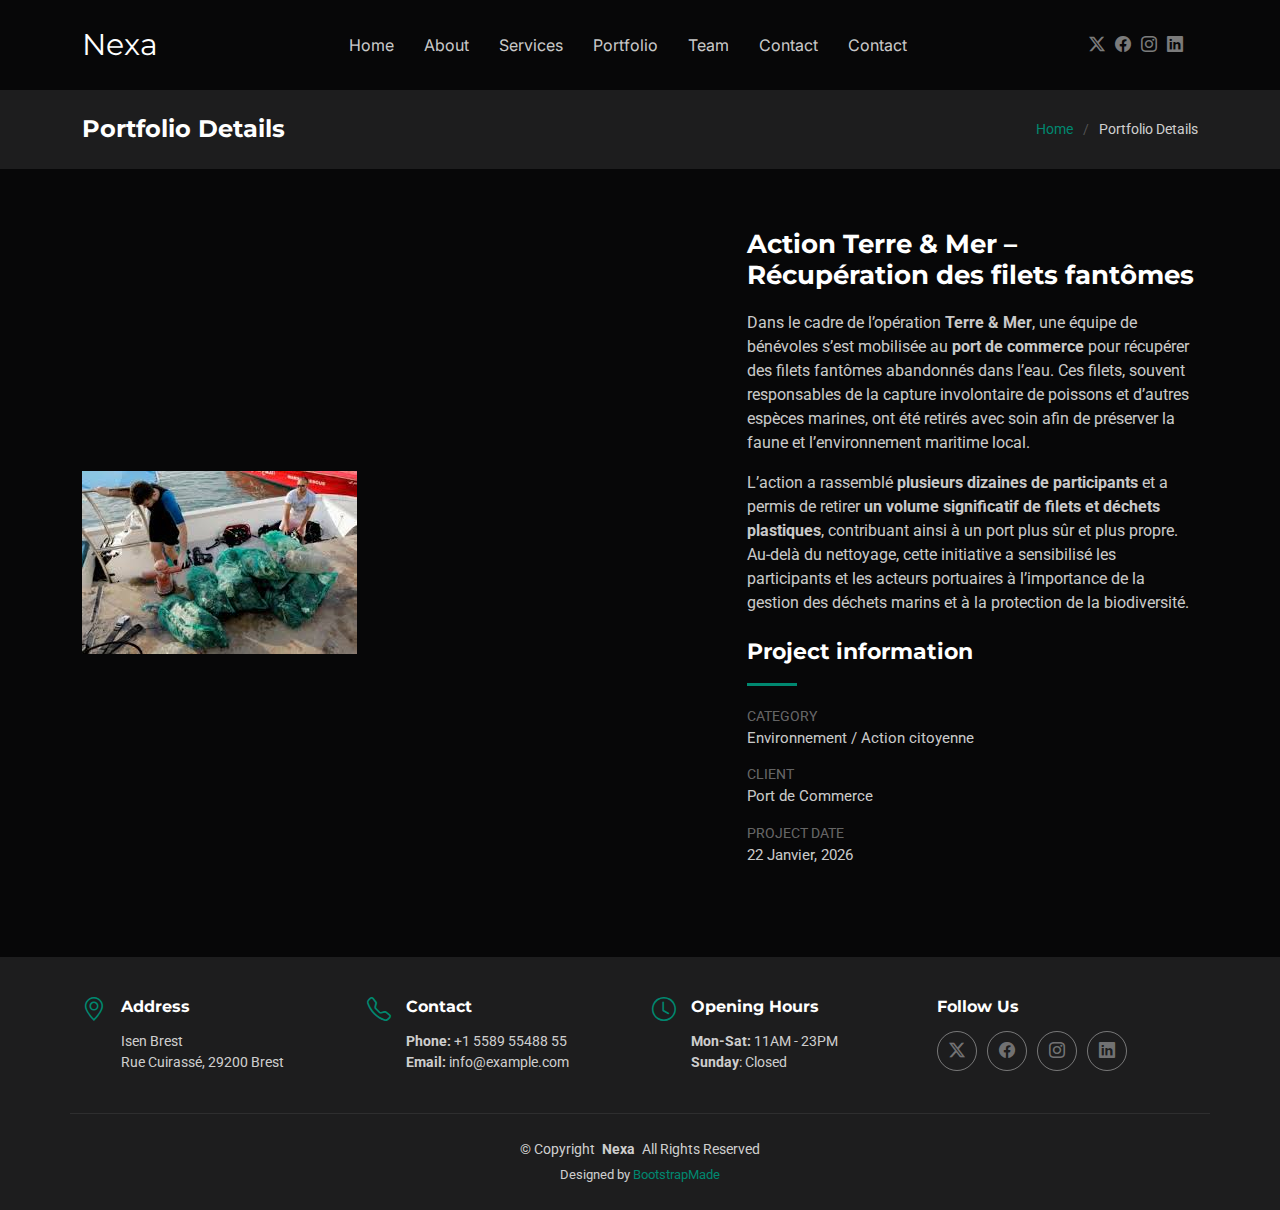
<file: portfolio-port.html>
<!DOCTYPE html>
<html lang="en">

<head>
  <meta charset="utf-8">
  <meta content="width=device-width, initial-scale=1.0" name="viewport">
  <title>Portfolio Details - Nexa Bootstrap Template</title>
  <meta name="description" content="">
  <meta name="keywords" content="">

  <!-- Favicons -->
  <link href="assets/img/favicon.png" rel="icon">
  <link href="assets/img/apple-touch-icon.png" rel="apple-touch-icon">

  <!-- Fonts -->
  <link href="https://fonts.googleapis.com" rel="preconnect">
  <link href="https://fonts.gstatic.com" rel="preconnect" crossorigin>
  <link href="https://fonts.googleapis.com/css2?family=Roboto:ital,wght@0,100;0,300;0,400;0,500;0,700;0,900;1,100;1,300;1,400;1,500;1,700;1,900&family=Montserrat:ital,wght@0,100;0,200;0,300;0,400;0,500;0,600;0,700;0,800;0,900;1,100;1,200;1,300;1,400;1,500;1,600;1,700;1,800;1,900&family=Inter:wght@100;200;300;400;500;600;700;800;900&display=swap" rel="stylesheet">

  <!-- Vendor CSS Files -->
  <link href="assets/vendor/bootstrap/css/bootstrap.min.css" rel="stylesheet">
  <link href="assets/vendor/bootstrap-icons/bootstrap-icons.css" rel="stylesheet">
  <link href="assets/vendor/aos/aos.css" rel="stylesheet">
  <link href="assets/vendor/glightbox/css/glightbox.min.css" rel="stylesheet">
  <link href="assets/vendor/swiper/swiper-bundle.min.css" rel="stylesheet">

  <!-- Main CSS File -->
  <link href="assets/css/main.css" rel="stylesheet">
</head>

<body class="portfolio-details-page">

  <!-- Header -->
  <header id="header" class="header d-flex align-items-center sticky-top">
    <div class="container position-relative d-flex align-items-center justify-content-between">

      <a href="index.html" class="logo d-flex align-items-center me-auto me-xl-0">
        <h1 class="sitename">Nexa</h1>
      </a>

      <nav id="navmenu" class="navmenu">
        <ul>
          <li><a href="login.html#hero">Home</a></li>
          <li><a href="login.html#about">About</a></li>
          <li><a href="login.html#services">Services</a></li>
          <li><a href="login.html#portfolio">Portfolio</a></li>
          <li><a href="login.html#team">Team</a></li>
          <li><a href="login.html#contact">Contact</a></li>
          <li><a href="login.html#contact">Contact</a></li>
        </ul>
        <i class="mobile-nav-toggle d-xl-none bi bi-list"></i>
      </nav>

      <div class="header-social-links">
        <a href="#" class="twitter"><i class="bi bi-twitter-x"></i></a>
        <a href="#" class="facebook"><i class="bi bi-facebook"></i></a>
        <a href="#" class="instagram"><i class="bi bi-instagram"></i></a>
        <a href="#" class="linkedin"><i class="bi bi-linkedin"></i></a>
      </div>

    </div>
  </header>

  <!-- Main Content -->
  <main class="main">

    <!-- Page Title -->
    <div class="page-title light-background">
      <div class="container d-lg-flex justify-content-between align-items-center">
        <h1 class="mb-2 mb-lg-0">Portfolio Details</h1>
        <nav class="breadcrumbs">
          <ol>
            <li><a href="index.html">Home</a></li>
            <li class="current">Portfolio Details</li>
          </ol>
        </nav>
      </div>
    </div>

    <!-- Portfolio Details Section -->
    <section id="portfolio-details" class="portfolio-details section">
      <div class="container" data-aos="fade-up">
        <div class="row align-items-center">
          
          <!-- Image à gauche -->
          <div class="col-lg-7">
            <img src="assets/img/portfolio/portfolio-2.jpg" class="img-fluid" alt="Portfolio Image">
          </div>

          <!-- Texte à droite -->
          <!-- Contenu à droite -->
          <!-- Contenu à droite -->
          <div class="col-lg-5">
            <div class="portfolio-description">
              <h2>Action Terre & Mer – Récupération des filets fantômes</h2>
              <p>
                Dans le cadre de l’opération <strong>Terre & Mer</strong>, une équipe de bénévoles s’est mobilisée au <strong>port de commerce</strong> pour récupérer des filets fantômes abandonnés dans l’eau. Ces filets, souvent responsables de la capture involontaire de poissons et d’autres espèces marines, ont été retirés avec soin afin de préserver la faune et l’environnement maritime local.
              </p>
              <p>
                L’action a rassemblé <strong>plusieurs dizaines de participants</strong> et a permis de retirer <strong>un volume significatif de filets et déchets plastiques</strong>, contribuant ainsi à un port plus sûr et plus propre. Au-delà du nettoyage, cette initiative a sensibilisé les participants et les acteurs portuaires à l’importance de la gestion des déchets marins et à la protection de la biodiversité.
              </p>
            </div>

            <div class="portfolio-info mt-4">
              <h3>Project information</h3>
              <ul>
                <li><strong>Category</strong> Environnement / Action citoyenne</li>
                <li><strong>Client</strong> Port de Commerce</li>
                <li><strong>Project date</strong> 22 Janvier, 2026</li>
              </ul>
            </div>
          </div>



        </div>
      </div>
    </section>

  </main>

  <!-- Footer -->
  <footer id="footer" class="footer light-background">
    <div class="container">
      <div class="row gy-3">
        <div class="col-lg-3 col-md-6 d-flex">
          <i class="bi bi-geo-alt icon"></i>
          <div class="address">
            <h4>Address</h4>
            <p>Isen Brest</p>
            <p>Rue Cuirassé, 29200 Brest</p>
          </div>
        </div>

        <div class="col-lg-3 col-md-6 d-flex">
          <i class="bi bi-telephone icon"></i>
          <div>
            <h4>Contact</h4>
            <p>
              <strong>Phone:</strong> <span>+1 5589 55488 55</span><br>
              <strong>Email:</strong> <span>info@example.com</span><br>
            </p>
          </div>
        </div>

        <div class="col-lg-3 col-md-6 d-flex">
          <i class="bi bi-clock icon"></i>
          <div>
            <h4>Opening Hours</h4>
            <p>
              <strong>Mon-Sat:</strong> <span>11AM - 23PM</span><br>
              <strong>Sunday</strong>: <span>Closed</span>
            </p>
          </div>
        </div>

        <div class="col-lg-3 col-md-6">
          <h4>Follow Us</h4>
          <div class="social-links d-flex">
            <a href="#" class="twitter"><i class="bi bi-twitter-x"></i></a>
            <a href="#" class="facebook"><i class="bi bi-facebook"></i></a>
            <a href="#" class="instagram"><i class="bi bi-instagram"></i></a>
            <a href="#" class="linkedin"><i class="bi bi-linkedin"></i></a>
          </div>
        </div>
      </div>
    </div>

    <div class="container copyright text-center mt-4">
      <p>© <span>Copyright</span> <strong class="px-1 sitename">Nexa</strong> <span>All Rights Reserved</span></p>
      <div class="credits">
        Designed by <a href="https://bootstrapmade.com/">BootstrapMade</a>
      </div>
    </div>
  </footer>

  <!-- Scroll Top -->
  <a href="#" id="scroll-top" class="scroll-top d-flex align-items-center justify-content-center"><i class="bi bi-arrow-up-short"></i></a>

  <!-- Preloader -->
  <div id="preloader"></div>

  <!-- Vendor JS Files -->
  <script src="assets/vendor/bootstrap/js/bootstrap.bundle.min.js"></script>
  <script src="assets/vendor/php-email-form/validate.js"></script>
  <script src="assets/vendor/aos/aos.js"></script>
  <script src="assets/vendor/glightbox/js/glightbox.min.js"></script>
  <script src="assets/vendor/purecounter/purecounter_vanilla.js"></script>
  <script src="assets/vendor/swiper/swiper-bundle.min.js"></script>
  <script src="assets/vendor/imagesloaded/imagesloaded.pkgd.min.js"></script>
  <script src="assets/vendor/isotope-layout/isotope.pkgd.min.js"></script>

  <!-- Main JS File -->
  <script src="assets/js/main.js"></script>

</body>
</html>
</file>
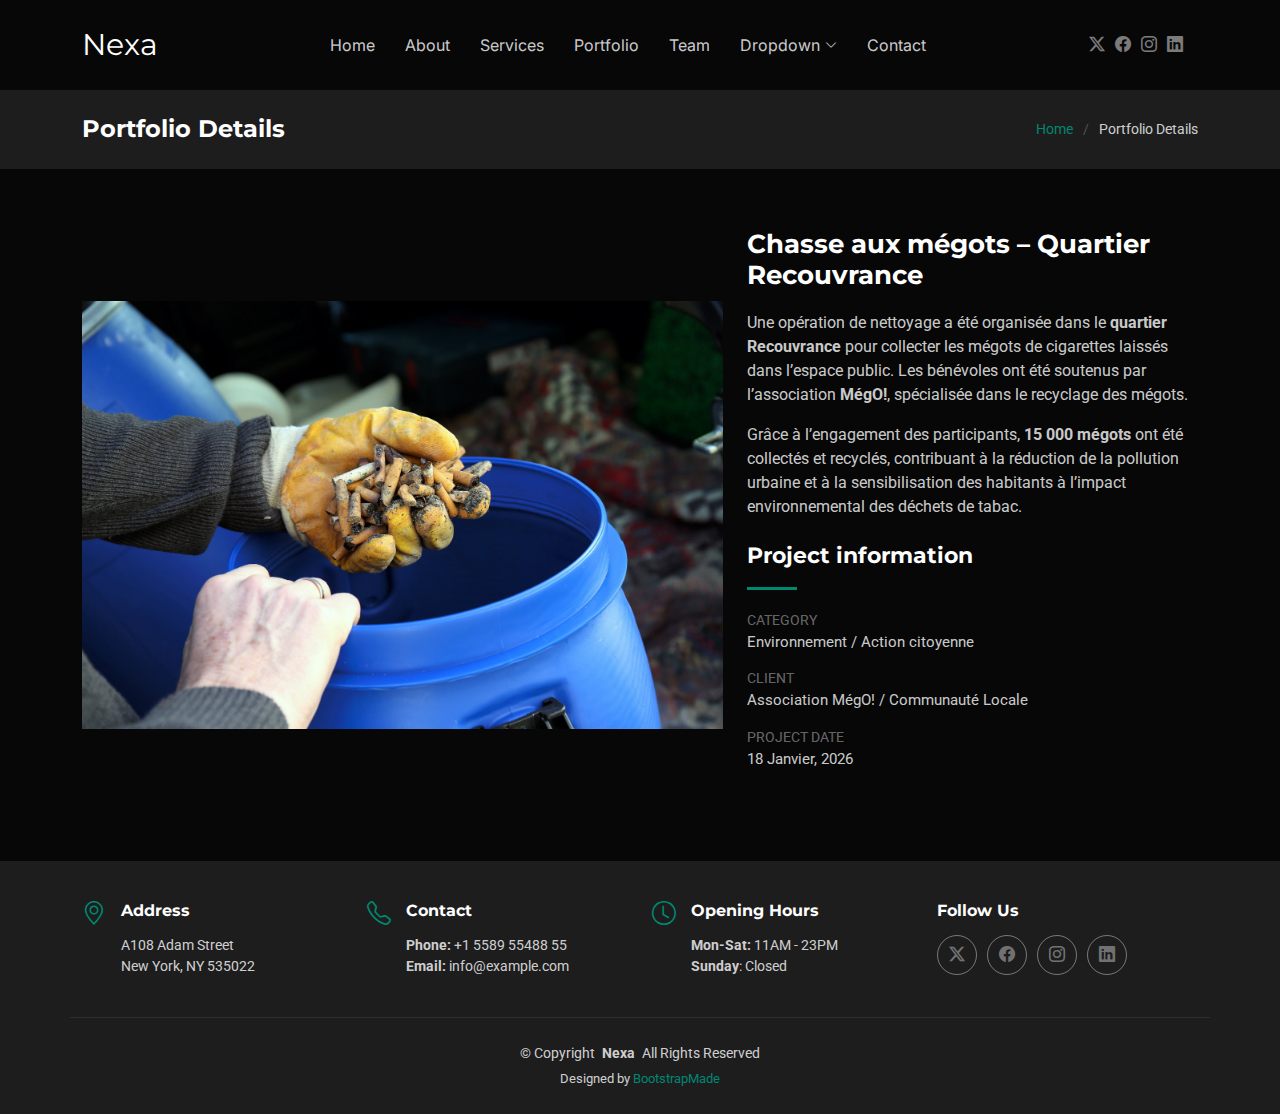
<file: portfolio-quartier.html>
<!DOCTYPE html>
<html lang="en">

<head>
  <meta charset="utf-8">
  <meta content="width=device-width, initial-scale=1.0" name="viewport">
  <title>Portfolio Details - Nexa Bootstrap Template</title>
  <meta name="description" content="">
  <meta name="keywords" content="">

  <!-- Favicons -->
  <link href="assets/img/favicon.png" rel="icon">
  <link href="assets/img/apple-touch-icon.png" rel="apple-touch-icon">

  <!-- Fonts -->
  <link href="https://fonts.googleapis.com" rel="preconnect">
  <link href="https://fonts.gstatic.com" rel="preconnect" crossorigin>
  <link href="https://fonts.googleapis.com/css2?family=Roboto:ital,wght@0,100;0,300;0,400;0,500;0,700;0,900;1,100;1,300;1,400;1,500;1,700;1,900&family=Montserrat:ital,wght@0,100;0,200;0,300;0,400;0,500;0,600;0,700;0,800;0,900;1,100;1,200;1,300;1,400;1,500;1,600;1,700;1,800;1,900&family=Inter:wght@100;200;300;400;500;600;700;800;900&display=swap" rel="stylesheet">

  <!-- Vendor CSS Files -->
  <link href="assets/vendor/bootstrap/css/bootstrap.min.css" rel="stylesheet">
  <link href="assets/vendor/bootstrap-icons/bootstrap-icons.css" rel="stylesheet">
  <link href="assets/vendor/aos/aos.css" rel="stylesheet">
  <link href="assets/vendor/glightbox/css/glightbox.min.css" rel="stylesheet">
  <link href="assets/vendor/swiper/swiper-bundle.min.css" rel="stylesheet">

  <!-- Main CSS File -->
  <link href="assets/css/main.css" rel="stylesheet">
</head>

<body class="portfolio-details-page">

  <!-- Header -->
  <header id="header" class="header d-flex align-items-center sticky-top">
    <div class="container position-relative d-flex align-items-center justify-content-between">

      <a href="index.html" class="logo d-flex align-items-center me-auto me-xl-0">
        <h1 class="sitename">Nexa</h1>
      </a>

      <nav id="navmenu" class="navmenu">
        <ul>
          <li><a href="#hero">Home</a></li>
          <li><a href="#about">About</a></li>
          <li><a href="#services">Services</a></li>
          <li><a href="#portfolio">Portfolio</a></li>
          <li><a href="#team">Team</a></li>
          <li class="dropdown"><a href="#"><span>Dropdown</span> <i class="bi bi-chevron-down toggle-dropdown"></i></a>
            <ul>
              <li><a href="#">Dropdown 1</a></li>
              <li class="dropdown"><a href="#"><span>Deep Dropdown</span> <i class="bi bi-chevron-down toggle-dropdown"></i></a>
                <ul>
                  <li><a href="#">Deep Dropdown 1</a></li>
                  <li><a href="#">Deep Dropdown 2</a></li>
                  <li><a href="#">Deep Dropdown 3</a></li>
                  <li><a href="#">Deep Dropdown 4</a></li>
                  <li><a href="#">Deep Dropdown 5</a></li>
                </ul>
              </li>
              <li><a href="#">Dropdown 2</a></li>
              <li><a href="#">Dropdown 3</a></li>
              <li><a href="#">Dropdown 4</a></li>
            </ul>
          </li>
          <li><a href="#contact">Contact</a></li>
        </ul>
        <i class="mobile-nav-toggle d-xl-none bi bi-list"></i>
      </nav>

      <div class="header-social-links">
        <a href="#" class="twitter"><i class="bi bi-twitter-x"></i></a>
        <a href="#" class="facebook"><i class="bi bi-facebook"></i></a>
        <a href="#" class="instagram"><i class="bi bi-instagram"></i></a>
        <a href="#" class="linkedin"><i class="bi bi-linkedin"></i></a>
      </div>

    </div>
  </header>

  <!-- Main Content -->
  <main class="main">

    <!-- Page Title -->
    <div class="page-title light-background">
      <div class="container d-lg-flex justify-content-between align-items-center">
        <h1 class="mb-2 mb-lg-0">Portfolio Details</h1>
        <nav class="breadcrumbs">
          <ol>
            <li><a href="index.html">Home</a></li>
            <li class="current">Portfolio Details</li>
          </ol>
        </nav>
      </div>
    </div>

    <!-- Portfolio Details Section -->
    <section id="portfolio-details" class="portfolio-details section">
      <div class="container" data-aos="fade-up">
        <div class="row align-items-center">
          
          <!-- Image à gauche -->
          <div class="col-lg-7">
            <img src="assets/img/portfolio/portfolio-5.jpg" class="img-fluid" alt="Portfolio Image">
          </div>

          <!-- Texte à droite -->
          <!-- Contenu à droite -->
          <div class="col-lg-5">
              <div class="portfolio-description">
                  <h2>Chasse aux mégots – Quartier Recouvrance</h2>
                  <p>
                      Une opération de nettoyage a été organisée dans le <strong>quartier Recouvrance</strong> pour collecter les mégots de cigarettes laissés dans l’espace public. Les bénévoles ont été soutenus par l’association <strong>MégO!</strong>, spécialisée dans le recyclage des mégots.
                  </p>
                  <p>
                      Grâce à l’engagement des participants, <strong>15 000 mégots</strong> ont été collectés et recyclés, contribuant à la réduction de la pollution urbaine et à la sensibilisation des habitants à l’impact environnemental des déchets de tabac.
                  </p>
              </div>

              <div class="portfolio-info mt-4">
                  <h3>Project information</h3>
                  <ul>
                      <li><strong>Category</strong> Environnement / Action citoyenne</li>
                      <li><strong>Client</strong> Association MégO! / Communauté Locale</li>
                      <li><strong>Project date</strong> 18 Janvier, 2026</li>
                  </ul>
              </div>
          </div>


        </div>
      </div>
    </section>

  </main>

  <!-- Footer -->
  <footer id="footer" class="footer light-background">
    <div class="container">
      <div class="row gy-3">
        <div class="col-lg-3 col-md-6 d-flex">
          <i class="bi bi-geo-alt icon"></i>
          <div class="address">
            <h4>Address</h4>
            <p>A108 Adam Street</p>
            <p>New York, NY 535022</p>
          </div>
        </div>

        <div class="col-lg-3 col-md-6 d-flex">
          <i class="bi bi-telephone icon"></i>
          <div>
            <h4>Contact</h4>
            <p>
              <strong>Phone:</strong> <span>+1 5589 55488 55</span><br>
              <strong>Email:</strong> <span>info@example.com</span><br>
            </p>
          </div>
        </div>

        <div class="col-lg-3 col-md-6 d-flex">
          <i class="bi bi-clock icon"></i>
          <div>
            <h4>Opening Hours</h4>
            <p>
              <strong>Mon-Sat:</strong> <span>11AM - 23PM</span><br>
              <strong>Sunday</strong>: <span>Closed</span>
            </p>
          </div>
        </div>

        <div class="col-lg-3 col-md-6">
          <h4>Follow Us</h4>
          <div class="social-links d-flex">
            <a href="#" class="twitter"><i class="bi bi-twitter-x"></i></a>
            <a href="#" class="facebook"><i class="bi bi-facebook"></i></a>
            <a href="#" class="instagram"><i class="bi bi-instagram"></i></a>
            <a href="#" class="linkedin"><i class="bi bi-linkedin"></i></a>
          </div>
        </div>
      </div>
    </div>

    <div class="container copyright text-center mt-4">
      <p>© <span>Copyright</span> <strong class="px-1 sitename">Nexa</strong> <span>All Rights Reserved</span></p>
      <div class="credits">
        Designed by <a href="https://bootstrapmade.com/">BootstrapMade</a>
      </div>
    </div>
  </footer>

  <!-- Scroll Top -->
  <a href="#" id="scroll-top" class="scroll-top d-flex align-items-center justify-content-center"><i class="bi bi-arrow-up-short"></i></a>

  <!-- Preloader -->
  <div id="preloader"></div>

  <!-- Vendor JS Files -->
  <script src="assets/vendor/bootstrap/js/bootstrap.bundle.min.js"></script>
  <script src="assets/vendor/php-email-form/validate.js"></script>
  <script src="assets/vendor/aos/aos.js"></script>
  <script src="assets/vendor/glightbox/js/glightbox.min.js"></script>
  <script src="assets/vendor/purecounter/purecounter_vanilla.js"></script>
  <script src="assets/vendor/swiper/swiper-bundle.min.js"></script>
  <script src="assets/vendor/imagesloaded/imagesloaded.pkgd.min.js"></script>
  <script src="assets/vendor/isotope-layout/isotope.pkgd.min.js"></script>

  <!-- Main JS File -->
  <script src="assets/js/main.js"></script>

</body>
</html>
</file>
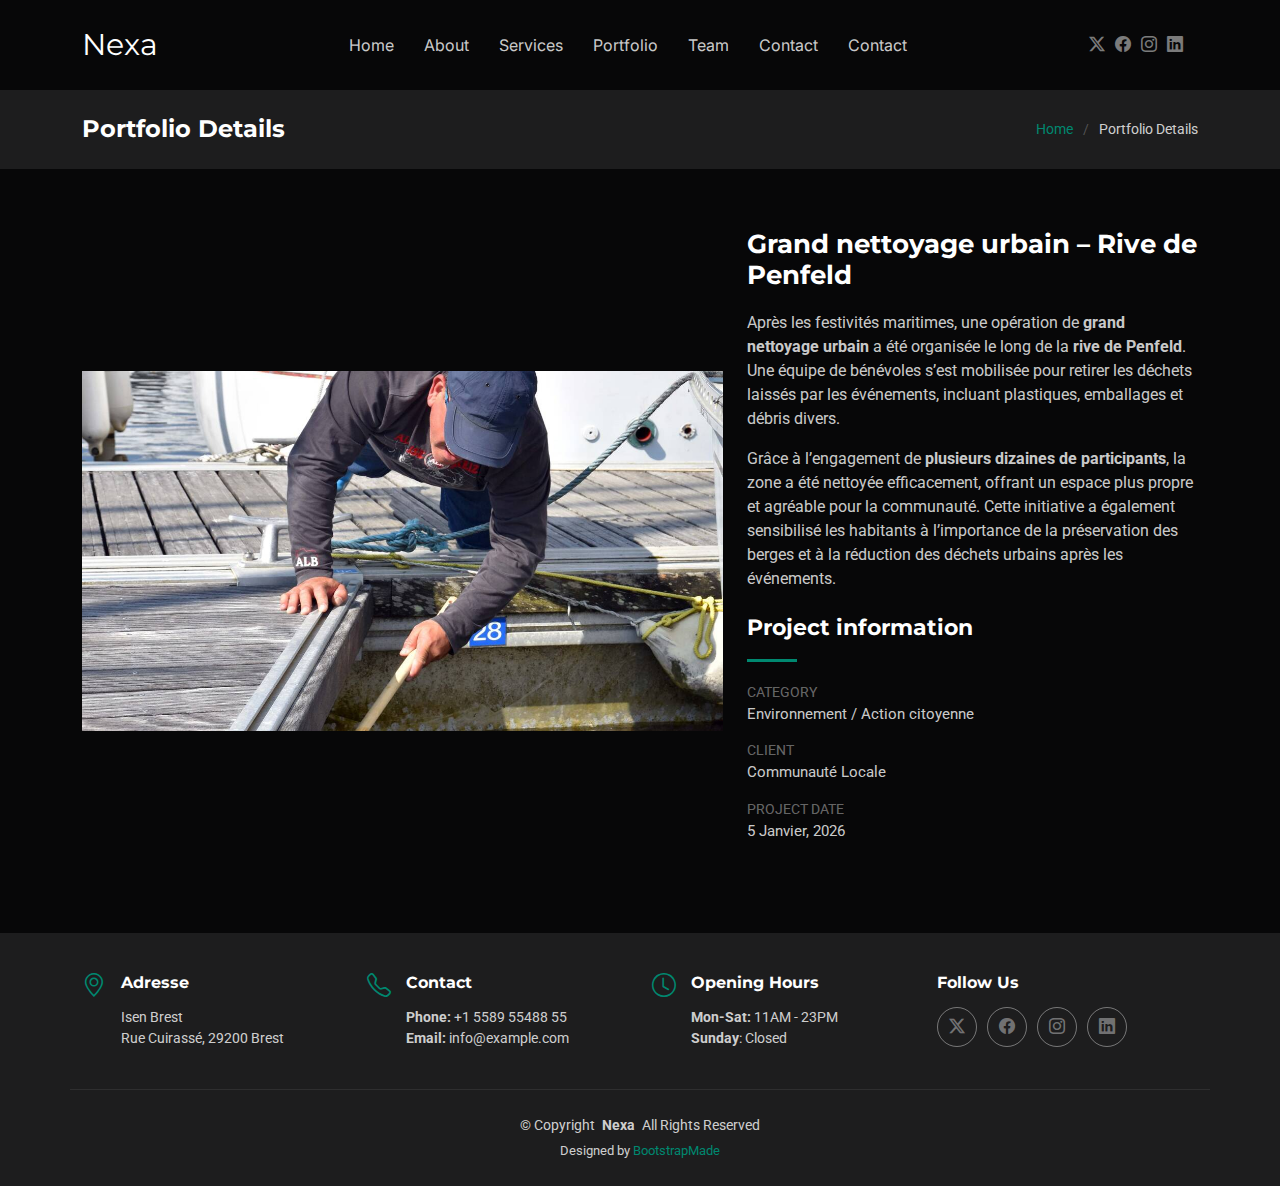
<file: portfolio-rive.html>
<!DOCTYPE html>
<html lang="en">

<head>
  <meta charset="utf-8">
  <meta content="width=device-width, initial-scale=1.0" name="viewport">
  <title>Portfolio Details - Nexa Bootstrap Template</title>
  <meta name="description" content="">
  <meta name="keywords" content="">

  <!-- Favicons -->
  <link href="assets/img/favicon.png" rel="icon">
  <link href="assets/img/apple-touch-icon.png" rel="apple-touch-icon">

  <!-- Fonts -->
  <link href="https://fonts.googleapis.com" rel="preconnect">
  <link href="https://fonts.gstatic.com" rel="preconnect" crossorigin>
  <link href="https://fonts.googleapis.com/css2?family=Roboto:ital,wght@0,100;0,300;0,400;0,500;0,700;0,900;1,100;1,300;1,400;1,500;1,700;1,900&family=Montserrat:ital,wght@0,100;0,200;0,300;0,400;0,500;0,600;0,700;0,800;0,900;1,100;1,200;1,300;1,400;1,500;1,600;1,700;1,800;1,900&family=Inter:wght@100;200;300;400;500;600;700;800;900&display=swap" rel="stylesheet">

  <!-- Vendor CSS Files -->
  <link href="assets/vendor/bootstrap/css/bootstrap.min.css" rel="stylesheet">
  <link href="assets/vendor/bootstrap-icons/bootstrap-icons.css" rel="stylesheet">
  <link href="assets/vendor/aos/aos.css" rel="stylesheet">
  <link href="assets/vendor/glightbox/css/glightbox.min.css" rel="stylesheet">
  <link href="assets/vendor/swiper/swiper-bundle.min.css" rel="stylesheet">

  <!-- Main CSS File -->
  <link href="assets/css/main.css" rel="stylesheet">
</head>

<body class="portfolio-details-page">

  <!-- Header -->
  <header id="header" class="header d-flex align-items-center sticky-top">
    <div class="container position-relative d-flex align-items-center justify-content-between">

      <a href="index.html" class="logo d-flex align-items-center me-auto me-xl-0">
        <h1 class="sitename">Nexa</h1>
      </a>

      <nav id="navmenu" class="navmenu">
        <ul>
          <li><a href="login.html#hero">Home</a></li>
          <li><a href="login.html#about">About</a></li>
          <li><a href="login.html#services">Services</a></li>
          <li><a href="login.html#portfolio">Portfolio</a></li>
          <li><a href="login.html#team">Team</a></li>
          <li><a href="login.html#contact">Contact</a></li>
          <li><a href="login.html#contact">Contact</a></li>
        </ul>
        <i class="mobile-nav-toggle d-xl-none bi bi-list"></i>
      </nav>

      <div class="header-social-links">
        <a href="#" class="twitter"><i class="bi bi-twitter-x"></i></a>
        <a href="#" class="facebook"><i class="bi bi-facebook"></i></a>
        <a href="#" class="instagram"><i class="bi bi-instagram"></i></a>
        <a href="#" class="linkedin"><i class="bi bi-linkedin"></i></a>
      </div>

    </div>
  </header>

  <!-- Main Content -->
  <main class="main">

    <!-- Page Title -->
    <div class="page-title light-background">
      <div class="container d-lg-flex justify-content-between align-items-center">
        <h1 class="mb-2 mb-lg-0">Portfolio Details</h1>
        <nav class="breadcrumbs">
          <ol>
            <li><a href="index.html">Home</a></li>
            <li class="current">Portfolio Details</li>
          </ol>
        </nav>
      </div>
    </div>

    <!-- Portfolio Details Section -->
    <section id="portfolio-details" class="portfolio-details section">
      <div class="container" data-aos="fade-up">
        <div class="row align-items-center">
          
          <!-- Image à gauche -->
          <div class="col-lg-7">
            <img src="assets/img/portfolio/portfolio-6.jpg" class="img-fluid" alt="Portfolio Image">
          </div>

          <!-- Texte à droite -->
          <!-- Contenu à droite -->
          
         <!-- Contenu à droite -->
       <!-- Contenu à droite -->
        <div class="col-lg-5">
            <div class="portfolio-description">
                <h2>Grand nettoyage urbain – Rive de Penfeld</h2>
                <p>
                    Après les festivités maritimes, une opération de <strong>grand nettoyage urbain</strong> a été organisée le long de la <strong>rive de Penfeld</strong>. Une équipe de bénévoles s’est mobilisée pour retirer les déchets laissés par les événements, incluant plastiques, emballages et débris divers.
                </p>
                <p>
                    Grâce à l’engagement de <strong>plusieurs dizaines de participants</strong>, la zone a été nettoyée efficacement, offrant un espace plus propre et agréable pour la communauté. Cette initiative a également sensibilisé les habitants à l’importance de la préservation des berges et à la réduction des déchets urbains après les événements.
                </p>
            </div>

            <div class="portfolio-info mt-4">
                <h3>Project information</h3>
                <ul>
                    <li><strong>Category</strong> Environnement / Action citoyenne</li>
                    <li><strong>Client</strong> Communauté Locale</li>
                    <li><strong>Project date</strong> 5 Janvier, 2026</li>
                </ul>
            </div>
        </div>






        </div>
      </div>
    </section>

  </main>

  <!-- Footer -->
  <footer id="footer" class="footer light-background">
    <div class="container">
      <div class="row gy-3">
        <div class="col-lg-3 col-md-6 d-flex">
          <i class="bi bi-geo-alt icon"></i>
          <div class="address">
            <h4>Adresse</h4>
            <p>Isen Brest</p>
            <p>Rue Cuirassé, 29200 Brest</p>
          </div>
        </div>

        <div class="col-lg-3 col-md-6 d-flex">
          <i class="bi bi-telephone icon"></i>
          <div>
            <h4>Contact</h4>
            <p>
              <strong>Phone:</strong> <span>+1 5589 55488 55</span><br>
              <strong>Email:</strong> <span>info@example.com</span><br>
            </p>
          </div>
        </div>

        <div class="col-lg-3 col-md-6 d-flex">
          <i class="bi bi-clock icon"></i>
          <div>
            <h4>Opening Hours</h4>
            <p>
              <strong>Mon-Sat:</strong> <span>11AM - 23PM</span><br>
              <strong>Sunday</strong>: <span>Closed</span>
            </p>
          </div>
        </div>

        <div class="col-lg-3 col-md-6">
          <h4>Follow Us</h4>
          <div class="social-links d-flex">
            <a href="#" class="twitter"><i class="bi bi-twitter-x"></i></a>
            <a href="#" class="facebook"><i class="bi bi-facebook"></i></a>
            <a href="#" class="instagram"><i class="bi bi-instagram"></i></a>
            <a href="#" class="linkedin"><i class="bi bi-linkedin"></i></a>
          </div>
        </div>
      </div>
    </div>

    <div class="container copyright text-center mt-4">
      <p>© <span>Copyright</span> <strong class="px-1 sitename">Nexa</strong> <span>All Rights Reserved</span></p>
      <div class="credits">
        Designed by <a href="https://bootstrapmade.com/">BootstrapMade</a>
      </div>
    </div>
  </footer>

  <!-- Scroll Top -->
  <a href="#" id="scroll-top" class="scroll-top d-flex align-items-center justify-content-center"><i class="bi bi-arrow-up-short"></i></a>

  <!-- Preloader -->
  <div id="preloader"></div>

  <!-- Vendor JS Files -->
  <script src="assets/vendor/bootstrap/js/bootstrap.bundle.min.js"></script>
  <script src="assets/vendor/php-email-form/validate.js"></script>
  <script src="assets/vendor/aos/aos.js"></script>
  <script src="assets/vendor/glightbox/js/glightbox.min.js"></script>
  <script src="assets/vendor/purecounter/purecounter_vanilla.js"></script>
  <script src="assets/vendor/swiper/swiper-bundle.min.js"></script>
  <script src="assets/vendor/imagesloaded/imagesloaded.pkgd.min.js"></script>
  <script src="assets/vendor/isotope-layout/isotope.pkgd.min.js"></script>

  <!-- Main JS File -->
  <script src="assets/js/main.js"></script>

</body>
</html>
</file>
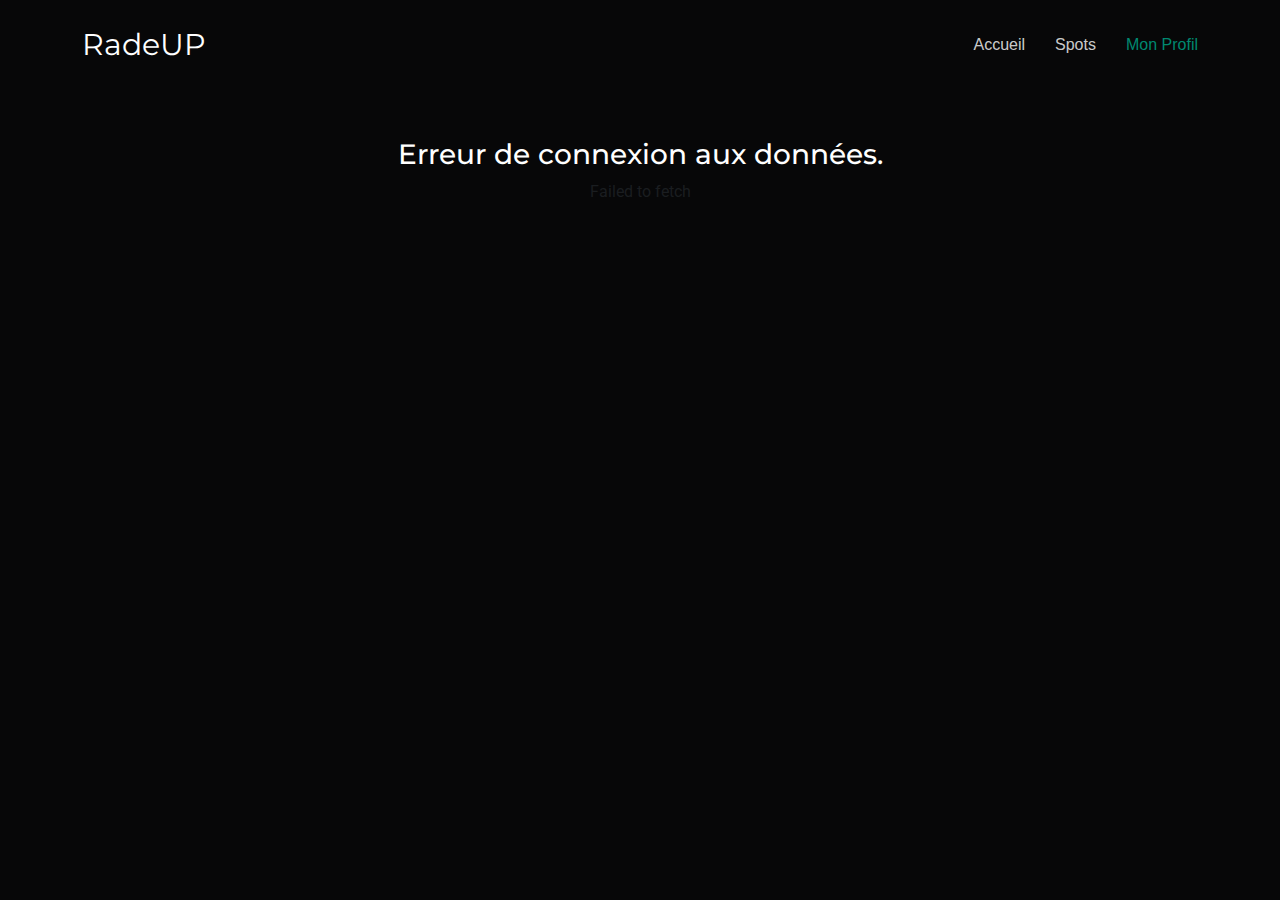
<file: profil.html>
<!DOCTYPE html>
<html lang="fr">

<head>
  <meta charset="utf-8">
  <meta content="width=device-width, initial-scale=1.0" name="viewport">
  <title>Profil Utilisateur - RadeUP</title>

  <link href="https://fonts.googleapis.com/css2?family=Roboto:wght@300;400;500;700&family=Montserrat:wght@400;600;700&display=swap" rel="stylesheet">
  <link href="assets/vendor/bootstrap/css/bootstrap.min.css" rel="stylesheet">
  <link href="assets/vendor/bootstrap-icons/bootstrap-icons.css" rel="stylesheet">
  <link href="assets/vendor/aos/aos.css" rel="stylesheet">
  <link href="assets/css/main.css" rel="stylesheet">
</head>

<body class="index-page">

  <header id="header" class="header d-flex align-items-center sticky-top">
    <div class="container d-flex align-items-center justify-content-between">
      <a href="index.html" class="logo d-flex align-items-center me-auto">
        <h1 class="sitename">RadeUP</h1>
      </a>
      <nav id="navmenu" class="navmenu">
        <ul>
          <li><a href="login.html">Accueil</a></li>
          <li><a href="login.html#map-section">Spots</a></li>
          <li><a href="#" class="active">Mon Profil</a></li>
        </ul>
      </nav>
    </div>
  </header>

  <main id="main-content">
    <div id="loading-spinner" class="text-center py-5">
      <div class="spinner-border text-primary" role="status"></div>
      <p class="mt-2">Récupération de vos données...</p>
    </div>

    <div id="profile-display" style="display: none;">
      <section class="profile-header">
        <div class="container" data-aos="fade-up">
          <img id="user-img" src="" alt="Photo de profil" class="profile-img mb-3">
          <h1 id="user-fullname">Chargement...</h1>
          <p id="user-role" class="badge bg-primary"></p>
        </div>
      </section>

      <section class="section">
        <div class="container">
          <div class="row mb-5 text-center" data-aos="fade-up">
            <h2>Mes Badges & Impact</h2>
            <p>Retrouvez ici vos distinctions gagnées sur le terrain.</p>
          </div>
          <div class="row gy-4" id="badges-grid">
            </div>
        </div>
      </section>
    </div>

    <section id="actions-section" class="section light-background">
  <div class="container">
    <div class="row mb-4 text-center" data-aos="fade-up">
      <h2>Mon Historique d'Actions</h2>
      <p>Retrouvez toutes les collectes et événements auxquels vous avez participé.</p>
    </div>
    
    <div class="row" data-aos="fade-up" data-aos-delay="100">
      <div class="col-12">
        <div class="card border-0 shadow-sm p-4">
          <div class="table-responsive">
            <table class="table table-hover align-middle">
              <thead class="table-light">
                <tr>
                  <th>Date</th>
                  <th>Nom de l'action</th>
                  <th>Lieu</th>
                  <th>Type</th>
                  <th>Difficulté</th>
                </tr>
              </thead>
              <tbody id="actions-list">
                </tbody>
            </table>
          </div>
          <div id="no-actions-message" class="text-center py-4" style="display: none;">
            <i class="bi bi-info-circle fs-2 text-muted"></i>
            <p class="mt-2 text-muted">Vous n'avez pas encore participé à d'actions. <br> <a href="index.html#map-section">Trouvez votre premier spot !</a></p>
          </div>
        </div>
      </div>
    </div>
  </div>
</section>
  </main>

  <script src="assets/vendor/bootstrap/js/bootstrap.bundle.min.js"></script>
  <script src="assets/vendor/aos/aos.js"></script>
  <script src="assets/js/profil.js"></script>

</body>
</html>
</file>
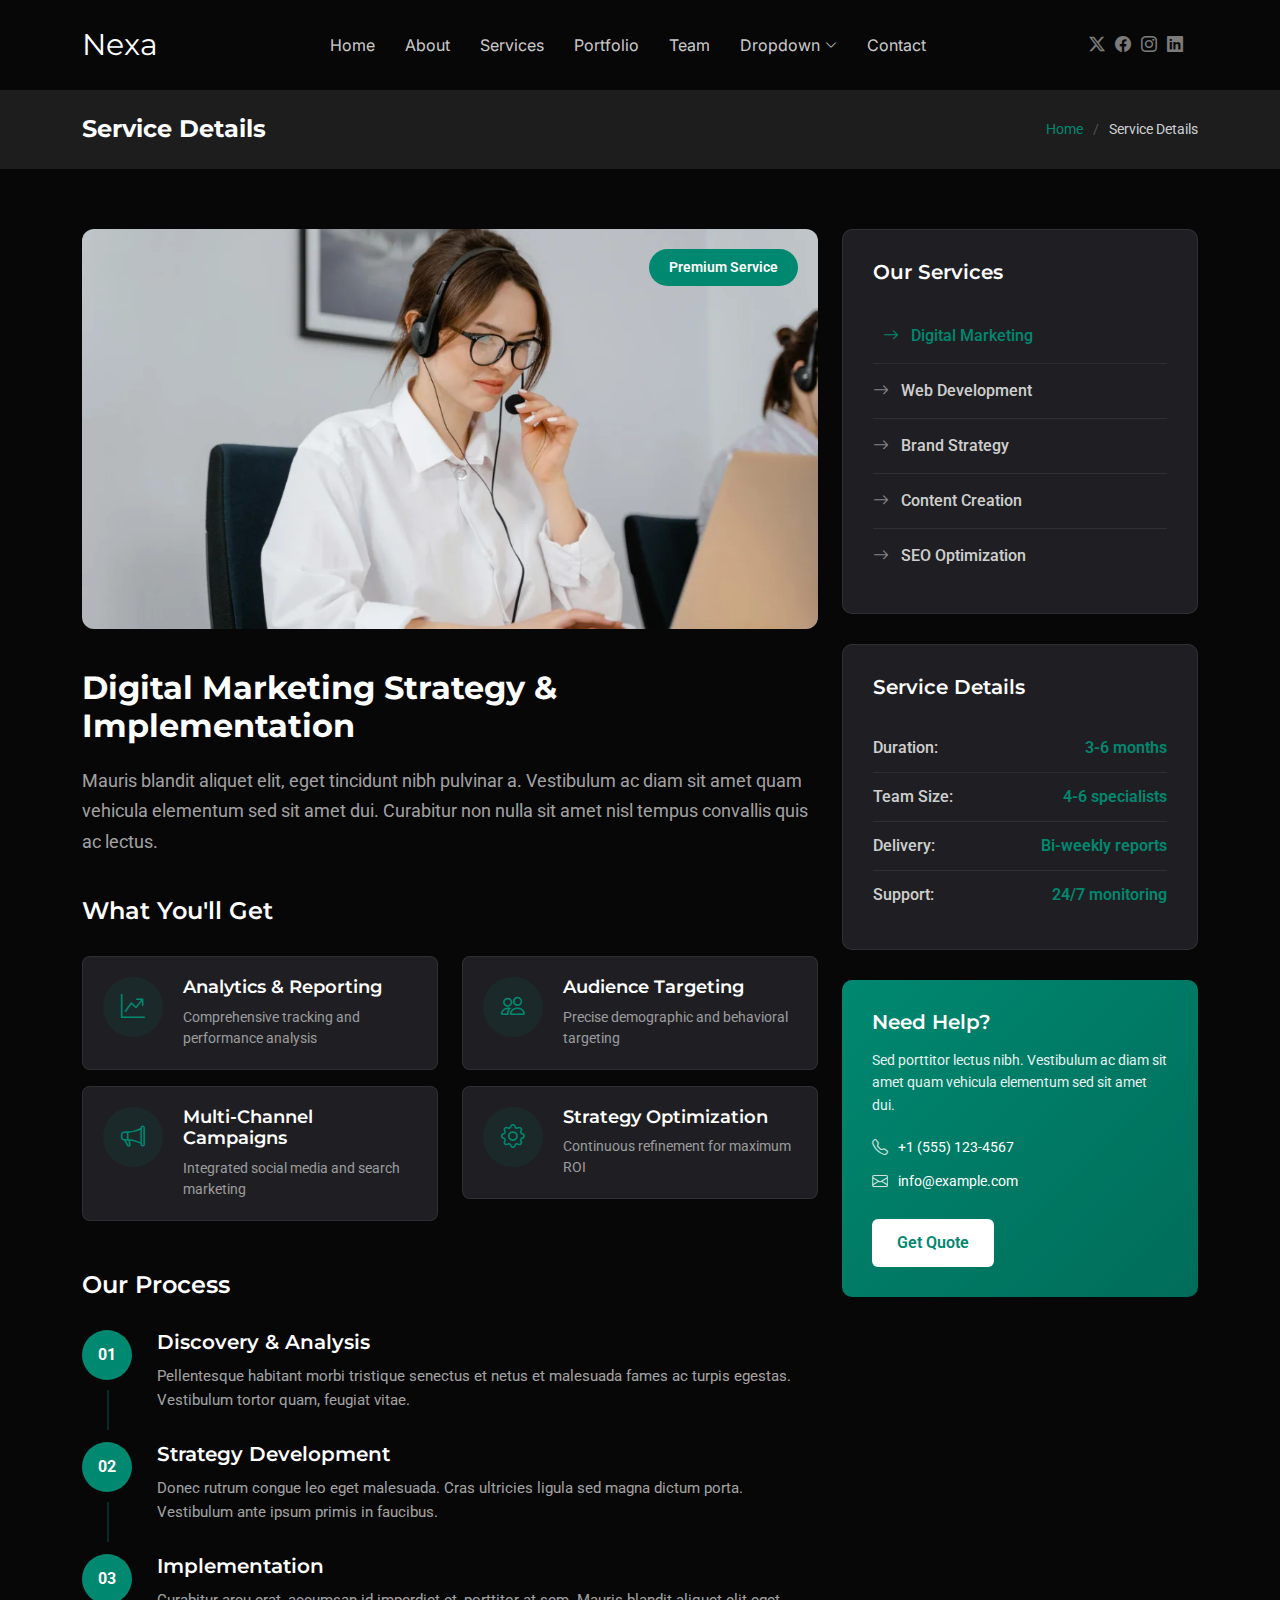
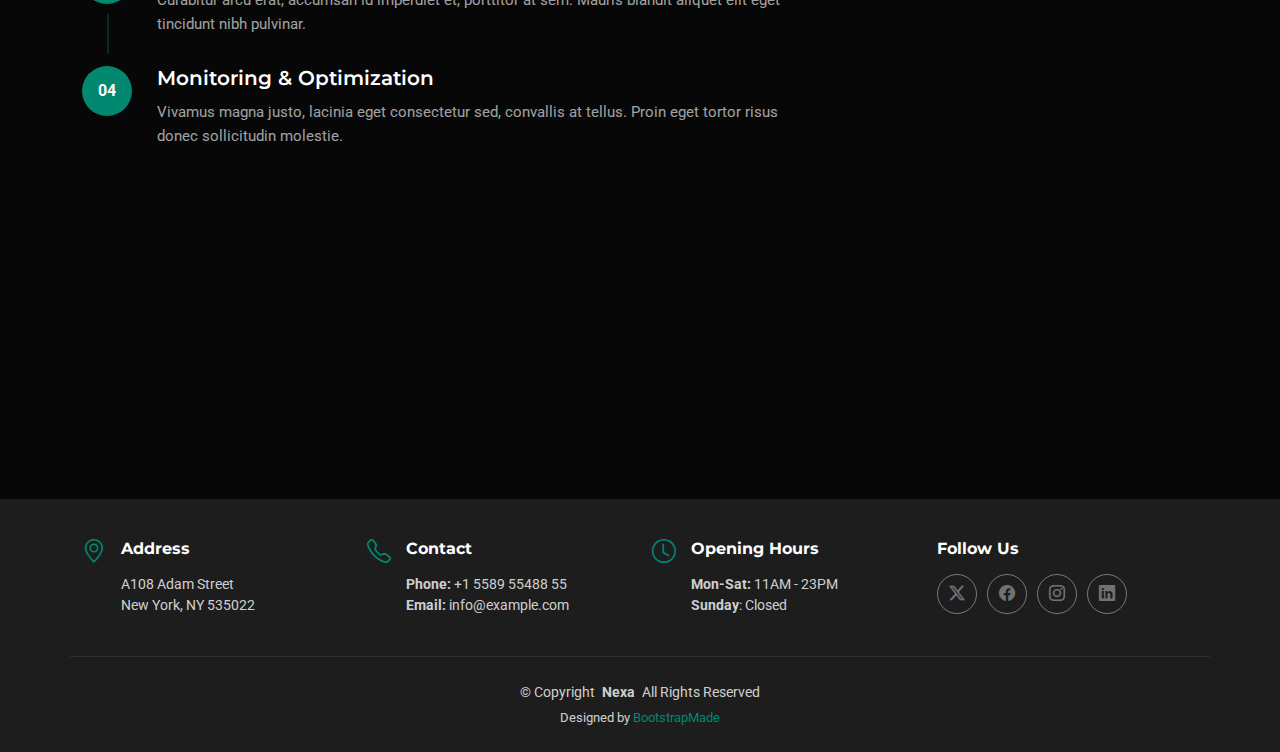
<file: service-details.html>
<!DOCTYPE html>
<html lang="en">

<head>
  <meta charset="utf-8">
  <meta content="width=device-width, initial-scale=1.0" name="viewport">
  <title>Service Details - Nexa Bootstrap Template</title>
  <meta name="description" content="">
  <meta name="keywords" content="">

  <!-- Favicons -->
  <link href="assets/img/favicon.png" rel="icon">
  <link href="assets/img/apple-touch-icon.png" rel="apple-touch-icon">

  <!-- Fonts -->
  <link href="https://fonts.googleapis.com" rel="preconnect">
  <link href="https://fonts.gstatic.com" rel="preconnect" crossorigin>
  <link href="https://fonts.googleapis.com/css2?family=Roboto:ital,wght@0,100;0,300;0,400;0,500;0,700;0,900;1,100;1,300;1,400;1,500;1,700;1,900&family=Montserrat:ital,wght@0,100;0,200;0,300;0,400;0,500;0,600;0,700;0,800;0,900;1,100;1,200;1,300;1,400;1,500;1,600;1,700;1,800;1,900&family=Inter:wght@100;200;300;400;500;600;700;800;900&display=swap" rel="stylesheet">

  <!-- Vendor CSS Files -->
  <link href="assets/vendor/bootstrap/css/bootstrap.min.css" rel="stylesheet">
  <link href="assets/vendor/bootstrap-icons/bootstrap-icons.css" rel="stylesheet">
  <link href="assets/vendor/aos/aos.css" rel="stylesheet">
  <link href="assets/vendor/glightbox/css/glightbox.min.css" rel="stylesheet">
  <link href="assets/vendor/swiper/swiper-bundle.min.css" rel="stylesheet">

  <!-- Main CSS File -->
  <link href="assets/css/main.css" rel="stylesheet">

  <!-- =======================================================
  * Template Name: Nexa
  * Template URL: https://bootstrapmade.com/nexa-bootstrap-agency-template/
  * Updated: Aug 19 2025 with Bootstrap v5.3.7
  * Author: BootstrapMade.com
  * License: https://bootstrapmade.com/license/
  ======================================================== -->
</head>

<body class="service-details-page">

  <header id="header" class="header d-flex align-items-center sticky-top">
    <div class="container position-relative d-flex align-items-center justify-content-between">

      <a href="index.html" class="logo d-flex align-items-center me-auto me-xl-0">
        <!-- Uncomment the line below if you also wish to use an image logo -->
        <!-- <img src="assets/img/logo.webp" alt=""> -->
        <h1 class="sitename">Nexa</h1>
      </a>

      <nav id="navmenu" class="navmenu">
        <ul>
          <li><a href="#hero">Home</a></li>
          <li><a href="#about">About</a></li>
          <li><a href="#services">Services</a></li>
          <li><a href="#portfolio">Portfolio</a></li>
          <li><a href="#team">Team</a></li>
          <li class="dropdown"><a href="#"><span>Dropdown</span> <i class="bi bi-chevron-down toggle-dropdown"></i></a>
            <ul>
              <li><a href="#">Dropdown 1</a></li>
              <li class="dropdown"><a href="#"><span>Deep Dropdown</span> <i class="bi bi-chevron-down toggle-dropdown"></i></a>
                <ul>
                  <li><a href="#">Deep Dropdown 1</a></li>
                  <li><a href="#">Deep Dropdown 2</a></li>
                  <li><a href="#">Deep Dropdown 3</a></li>
                  <li><a href="#">Deep Dropdown 4</a></li>
                  <li><a href="#">Deep Dropdown 5</a></li>
                </ul>
              </li>
              <li><a href="#">Dropdown 2</a></li>
              <li><a href="#">Dropdown 3</a></li>
              <li><a href="#">Dropdown 4</a></li>
            </ul>
          </li>
          <li><a href="#contact">Contact</a></li>
        </ul>
        <i class="mobile-nav-toggle d-xl-none bi bi-list"></i>
      </nav>

      <div class="header-social-links">
        <a href="#" class="twitter"><i class="bi bi-twitter-x"></i></a>
        <a href="#" class="facebook"><i class="bi bi-facebook"></i></a>
        <a href="#" class="instagram"><i class="bi bi-instagram"></i></a>
        <a href="#" class="linkedin"><i class="bi bi-linkedin"></i></a>
      </div>

    </div>
  </header>

  <main class="main">

    <!-- Page Title -->
    <div class="page-title light-background">
      <div class="container d-lg-flex justify-content-between align-items-center">
        <h1 class="mb-2 mb-lg-0">Service Details</h1>
        <nav class="breadcrumbs">
          <ol>
            <li><a href="index.html">Home</a></li>
            <li class="current">Service Details</li>
          </ol>
        </nav>
      </div>
    </div><!-- End Page Title -->

    <!-- Service Details Section -->
    <section id="service-details" class="service-details section">

      <div class="container" data-aos="fade-up" data-aos-delay="100">

        <div class="row gy-5">

          <div class="col-lg-8" data-aos="fade-up" data-aos-delay="200">
            <div class="service-hero">
              <img src="assets/img/services/services-7.webp" alt="" class="img-fluid">
              <div class="service-badge">
                <span>Premium Service</span>
              </div>
            </div>

            <div class="service-content">
              <div class="service-header">
                <h2>Digital Marketing Strategy &amp; Implementation</h2>
                <p class="service-intro">Mauris blandit aliquet elit, eget tincidunt nibh pulvinar a. Vestibulum ac diam sit amet quam vehicula elementum sed sit amet dui. Curabitur non nulla sit amet nisl tempus convallis quis ac lectus.</p>
              </div>

              <div class="service-features">
                <h4>What You'll Get</h4>
                <div class="row gy-3">
                  <div class="col-md-6">
                    <div class="feature-item">
                      <div class="feature-icon">
                        <i class="bi bi-graph-up-arrow"></i>
                      </div>
                      <div class="feature-content">
                        <h5>Analytics &amp; Reporting</h5>
                        <p>Comprehensive tracking and performance analysis</p>
                      </div>
                    </div>
                  </div>
                  <div class="col-md-6">
                    <div class="feature-item">
                      <div class="feature-icon">
                        <i class="bi bi-people"></i>
                      </div>
                      <div class="feature-content">
                        <h5>Audience Targeting</h5>
                        <p>Precise demographic and behavioral targeting</p>
                      </div>
                    </div>
                  </div>
                  <div class="col-md-6">
                    <div class="feature-item">
                      <div class="feature-icon">
                        <i class="bi bi-megaphone"></i>
                      </div>
                      <div class="feature-content">
                        <h5>Multi-Channel Campaigns</h5>
                        <p>Integrated social media and search marketing</p>
                      </div>
                    </div>
                  </div>
                  <div class="col-md-6">
                    <div class="feature-item">
                      <div class="feature-icon">
                        <i class="bi bi-gear"></i>
                      </div>
                      <div class="feature-content">
                        <h5>Strategy Optimization</h5>
                        <p>Continuous refinement for maximum ROI</p>
                      </div>
                    </div>
                  </div>
                </div>
              </div>

              <div class="service-process">
                <h4>Our Process</h4>
                <div class="process-steps">
                  <div class="process-step">
                    <div class="step-number">01</div>
                    <div class="step-content">
                      <h5>Discovery &amp; Analysis</h5>
                      <p>Pellentesque habitant morbi tristique senectus et netus et malesuada fames ac turpis egestas. Vestibulum tortor quam, feugiat vitae.</p>
                    </div>
                  </div>
                  <div class="process-step">
                    <div class="step-number">02</div>
                    <div class="step-content">
                      <h5>Strategy Development</h5>
                      <p>Donec rutrum congue leo eget malesuada. Cras ultricies ligula sed magna dictum porta. Vestibulum ante ipsum primis in faucibus.</p>
                    </div>
                  </div>
                  <div class="process-step">
                    <div class="step-number">03</div>
                    <div class="step-content">
                      <h5>Implementation</h5>
                      <p>Curabitur arcu erat, accumsan id imperdiet et, porttitor at sem. Mauris blandit aliquet elit eget tincidunt nibh pulvinar.</p>
                    </div>
                  </div>
                  <div class="process-step">
                    <div class="step-number">04</div>
                    <div class="step-content">
                      <h5>Monitoring &amp; Optimization</h5>
                      <p>Vivamus magna justo, lacinia eget consectetur sed, convallis at tellus. Proin eget tortor risus donec sollicitudin molestie.</p>
                    </div>
                  </div>
                </div>
              </div>

              <div class="service-gallery" data-aos="fade-up" data-aos-delay="300">
                <h4>Project Showcase</h4>
                <div class="row gy-3">
                  <div class="col-md-4">
                    <img src="assets/img/services/services-2.webp" alt="" class="img-fluid rounded">
                  </div>
                  <div class="col-md-4">
                    <img src="assets/img/services/services-8.webp" alt="" class="img-fluid rounded">
                  </div>
                  <div class="col-md-4">
                    <img src="assets/img/services/services-11.webp" alt="" class="img-fluid rounded">
                  </div>
                </div>
              </div>
            </div>
          </div>

          <div class="col-lg-4" data-aos="fade-up" data-aos-delay="400">
            <div class="service-sidebar">

              <div class="service-menu">
                <h4>Our Services</h4>
                <div class="menu-list">
                  <a href="#" class="menu-item active">
                    <i class="bi bi-arrow-right"></i>
                    <span>Digital Marketing</span>
                  </a>
                  <a href="#" class="menu-item">
                    <i class="bi bi-arrow-right"></i>
                    <span>Web Development</span>
                  </a>
                  <a href="#" class="menu-item">
                    <i class="bi bi-arrow-right"></i>
                    <span>Brand Strategy</span>
                  </a>
                  <a href="#" class="menu-item">
                    <i class="bi bi-arrow-right"></i>
                    <span>Content Creation</span>
                  </a>
                  <a href="#" class="menu-item">
                    <i class="bi bi-arrow-right"></i>
                    <span>SEO Optimization</span>
                  </a>
                </div>
              </div>

              <div class="service-info">
                <h4>Service Details</h4>
                <div class="info-list">
                  <div class="info-item">
                    <span class="info-label">Duration:</span>
                    <span class="info-value">3-6 months</span>
                  </div>
                  <div class="info-item">
                    <span class="info-label">Team Size:</span>
                    <span class="info-value">4-6 specialists</span>
                  </div>
                  <div class="info-item">
                    <span class="info-label">Delivery:</span>
                    <span class="info-value">Bi-weekly reports</span>
                  </div>
                  <div class="info-item">
                    <span class="info-label">Support:</span>
                    <span class="info-value">24/7 monitoring</span>
                  </div>
                </div>
              </div>

              <div class="contact-card">
                <div class="contact-content">
                  <h4>Need Help?</h4>
                  <p>Sed porttitor lectus nibh. Vestibulum ac diam sit amet quam vehicula elementum sed sit amet dui.</p>
                  <div class="contact-info">
                    <div class="contact-item">
                      <i class="bi bi-telephone"></i>
                      <span>+1 (555) 123-4567</span>
                    </div>
                    <div class="contact-item">
                      <i class="bi bi-envelope"></i>
                      <span>info@example.com</span>
                    </div>
                  </div>
                  <a href="#" class="btn btn-primary">Get Quote</a>
                </div>
              </div>

            </div>
          </div>

        </div>

      </div>

    </section><!-- /Service Details Section -->

  </main>

  <footer id="footer" class="footer light-background">

    <div class="container">
      <div class="row gy-3">
        <div class="col-lg-3 col-md-6 d-flex">
          <i class="bi bi-geo-alt icon"></i>
          <div class="address">
            <h4>Address</h4>
            <p>A108 Adam Street</p>
            <p>New York, NY 535022</p>
            <p></p>
          </div>

        </div>

        <div class="col-lg-3 col-md-6 d-flex">
          <i class="bi bi-telephone icon"></i>
          <div>
            <h4>Contact</h4>
            <p>
              <strong>Phone:</strong> <span>+1 5589 55488 55</span><br>
              <strong>Email:</strong> <span>info@example.com</span><br>
            </p>
          </div>
        </div>

        <div class="col-lg-3 col-md-6 d-flex">
          <i class="bi bi-clock icon"></i>
          <div>
            <h4>Opening Hours</h4>
            <p>
              <strong>Mon-Sat:</strong> <span>11AM - 23PM</span><br>
              <strong>Sunday</strong>: <span>Closed</span>
            </p>
          </div>
        </div>

        <div class="col-lg-3 col-md-6">
          <h4>Follow Us</h4>
          <div class="social-links d-flex">
            <a href="#" class="twitter"><i class="bi bi-twitter-x"></i></a>
            <a href="#" class="facebook"><i class="bi bi-facebook"></i></a>
            <a href="#" class="instagram"><i class="bi bi-instagram"></i></a>
            <a href="#" class="linkedin"><i class="bi bi-linkedin"></i></a>
          </div>
        </div>

      </div>
    </div>

    <div class="container copyright text-center mt-4">
      <p>© <span>Copyright</span> <strong class="px-1 sitename">Nexa</strong> <span>All Rights Reserved</span></p>
      <div class="credits">
        <!-- All the links in the footer should remain intact. -->
        <!-- You can delete the links only if you've purchased the pro version. -->
        <!-- Licensing information: https://bootstrapmade.com/license/ -->
        <!-- Purchase the pro version with working PHP/AJAX contact form: [buy-url] -->
        Designed by <a href="https://bootstrapmade.com/">BootstrapMade</a>
      </div>
    </div>

  </footer>

  <!-- Scroll Top -->
  <a href="#" id="scroll-top" class="scroll-top d-flex align-items-center justify-content-center"><i class="bi bi-arrow-up-short"></i></a>

  <!-- Preloader -->
  <div id="preloader"></div>

  <!-- Vendor JS Files -->
  <script src="assets/vendor/bootstrap/js/bootstrap.bundle.min.js"></script>
  <script src="assets/vendor/php-email-form/validate.js"></script>
  <script src="assets/vendor/aos/aos.js"></script>
  <script src="assets/vendor/glightbox/js/glightbox.min.js"></script>
  <script src="assets/vendor/purecounter/purecounter_vanilla.js"></script>
  <script src="assets/vendor/swiper/swiper-bundle.min.js"></script>
  <script src="assets/vendor/imagesloaded/imagesloaded.pkgd.min.js"></script>
  <script src="assets/vendor/isotope-layout/isotope.pkgd.min.js"></script>

  <!-- Main JS File -->
  <script src="assets/js/main.js"></script>

</body>

</html>
</file>
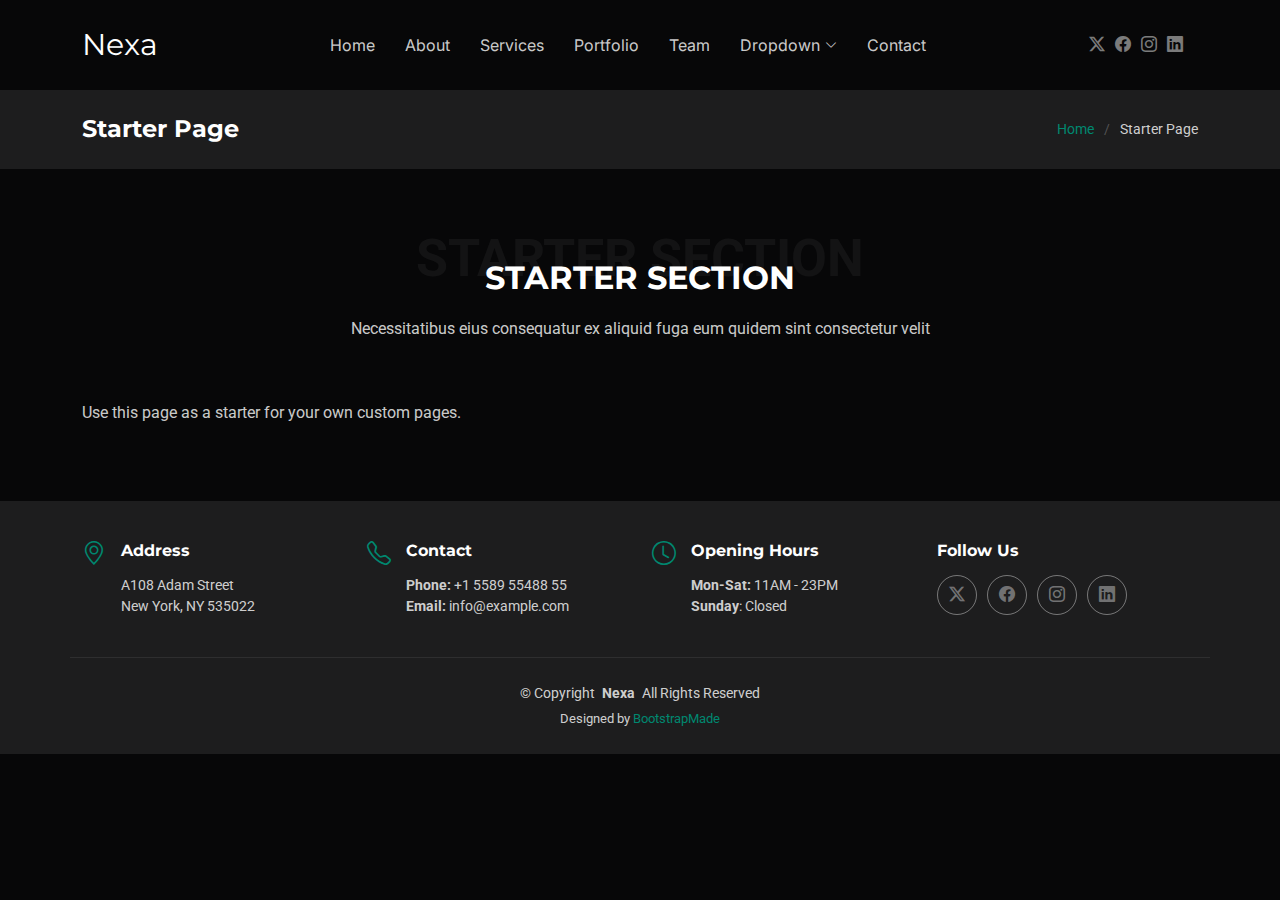
<file: starter-page.html>
<!DOCTYPE html>
<html lang="en">

<head>
  <meta charset="utf-8">
  <meta content="width=device-width, initial-scale=1.0" name="viewport">
  <title>Starter Page - Nexa Bootstrap Template</title>
  <meta name="description" content="">
  <meta name="keywords" content="">

  <!-- Favicons -->
  <link href="assets/img/favicon.png" rel="icon">
  <link href="assets/img/apple-touch-icon.png" rel="apple-touch-icon">

  <!-- Fonts -->
  <link href="https://fonts.googleapis.com" rel="preconnect">
  <link href="https://fonts.gstatic.com" rel="preconnect" crossorigin>
  <link href="https://fonts.googleapis.com/css2?family=Roboto:ital,wght@0,100;0,300;0,400;0,500;0,700;0,900;1,100;1,300;1,400;1,500;1,700;1,900&family=Montserrat:ital,wght@0,100;0,200;0,300;0,400;0,500;0,600;0,700;0,800;0,900;1,100;1,200;1,300;1,400;1,500;1,600;1,700;1,800;1,900&family=Inter:wght@100;200;300;400;500;600;700;800;900&display=swap" rel="stylesheet">

  <!-- Vendor CSS Files -->
  <link href="assets/vendor/bootstrap/css/bootstrap.min.css" rel="stylesheet">
  <link href="assets/vendor/bootstrap-icons/bootstrap-icons.css" rel="stylesheet">
  <link href="assets/vendor/aos/aos.css" rel="stylesheet">
  <link href="assets/vendor/glightbox/css/glightbox.min.css" rel="stylesheet">
  <link href="assets/vendor/swiper/swiper-bundle.min.css" rel="stylesheet">

  <!-- Main CSS File -->
  <link href="assets/css/main.css" rel="stylesheet">

  <!-- =======================================================
  * Template Name: Nexa
  * Template URL: https://bootstrapmade.com/nexa-bootstrap-agency-template/
  * Updated: Aug 19 2025 with Bootstrap v5.3.7
  * Author: BootstrapMade.com
  * License: https://bootstrapmade.com/license/
  ======================================================== -->
</head>

<body class="starter-page-page">

  <header id="header" class="header d-flex align-items-center sticky-top">
    <div class="container position-relative d-flex align-items-center justify-content-between">

      <a href="index.html" class="logo d-flex align-items-center me-auto me-xl-0">
        <!-- Uncomment the line below if you also wish to use an image logo -->
        <!-- <img src="assets/img/logo.webp" alt=""> -->
        <h1 class="sitename">Nexa</h1>
      </a>

      <nav id="navmenu" class="navmenu">
        <ul>
          <li><a href="#hero">Home</a></li>
          <li><a href="#about">About</a></li>
          <li><a href="#services">Services</a></li>
          <li><a href="#portfolio">Portfolio</a></li>
          <li><a href="#team">Team</a></li>
          <li class="dropdown"><a href="#"><span>Dropdown</span> <i class="bi bi-chevron-down toggle-dropdown"></i></a>
            <ul>
              <li><a href="#">Dropdown 1</a></li>
              <li class="dropdown"><a href="#"><span>Deep Dropdown</span> <i class="bi bi-chevron-down toggle-dropdown"></i></a>
                <ul>
                  <li><a href="#">Deep Dropdown 1</a></li>
                  <li><a href="#">Deep Dropdown 2</a></li>
                  <li><a href="#">Deep Dropdown 3</a></li>
                  <li><a href="#">Deep Dropdown 4</a></li>
                  <li><a href="#">Deep Dropdown 5</a></li>
                </ul>
              </li>
              <li><a href="#">Dropdown 2</a></li>
              <li><a href="#">Dropdown 3</a></li>
              <li><a href="#">Dropdown 4</a></li>
            </ul>
          </li>
          <li><a href="#contact">Contact</a></li>
        </ul>
        <i class="mobile-nav-toggle d-xl-none bi bi-list"></i>
      </nav>

      <div class="header-social-links">
        <a href="#" class="twitter"><i class="bi bi-twitter-x"></i></a>
        <a href="#" class="facebook"><i class="bi bi-facebook"></i></a>
        <a href="#" class="instagram"><i class="bi bi-instagram"></i></a>
        <a href="#" class="linkedin"><i class="bi bi-linkedin"></i></a>
      </div>

    </div>
  </header>

  <main class="main">

    <!-- Page Title -->
    <div class="page-title light-background">
      <div class="container d-lg-flex justify-content-between align-items-center">
        <h1 class="mb-2 mb-lg-0">Starter Page</h1>
        <nav class="breadcrumbs">
          <ol>
            <li><a href="index.html">Home</a></li>
            <li class="current">Starter Page</li>
          </ol>
        </nav>
      </div>
    </div><!-- End Page Title -->

    <!-- Starter Section Section -->
    <section id="starter-section" class="starter-section section">

      <!-- Section Title -->
      <div class="container section-title" data-aos="fade-up">
        <span class="description-title">Starter Section</span>
        <h2>Starter Section</h2>
        <p>Necessitatibus eius consequatur ex aliquid fuga eum quidem sint consectetur velit</p>
      </div><!-- End Section Title -->

      <div class="container" data-aos="fade-up">
        <p>Use this page as a starter for your own custom pages.</p>
      </div>

    </section><!-- /Starter Section Section -->

  </main>

  <footer id="footer" class="footer light-background">

    <div class="container">
      <div class="row gy-3">
        <div class="col-lg-3 col-md-6 d-flex">
          <i class="bi bi-geo-alt icon"></i>
          <div class="address">
            <h4>Address</h4>
            <p>A108 Adam Street</p>
            <p>New York, NY 535022</p>
            <p></p>
          </div>

        </div>

        <div class="col-lg-3 col-md-6 d-flex">
          <i class="bi bi-telephone icon"></i>
          <div>
            <h4>Contact</h4>
            <p>
              <strong>Phone:</strong> <span>+1 5589 55488 55</span><br>
              <strong>Email:</strong> <span>info@example.com</span><br>
            </p>
          </div>
        </div>

        <div class="col-lg-3 col-md-6 d-flex">
          <i class="bi bi-clock icon"></i>
          <div>
            <h4>Opening Hours</h4>
            <p>
              <strong>Mon-Sat:</strong> <span>11AM - 23PM</span><br>
              <strong>Sunday</strong>: <span>Closed</span>
            </p>
          </div>
        </div>

        <div class="col-lg-3 col-md-6">
          <h4>Follow Us</h4>
          <div class="social-links d-flex">
            <a href="#" class="twitter"><i class="bi bi-twitter-x"></i></a>
            <a href="#" class="facebook"><i class="bi bi-facebook"></i></a>
            <a href="#" class="instagram"><i class="bi bi-instagram"></i></a>
            <a href="#" class="linkedin"><i class="bi bi-linkedin"></i></a>
          </div>
        </div>

      </div>
    </div>

    <div class="container copyright text-center mt-4">
      <p>© <span>Copyright</span> <strong class="px-1 sitename">Nexa</strong> <span>All Rights Reserved</span></p>
      <div class="credits">
        <!-- All the links in the footer should remain intact. -->
        <!-- You can delete the links only if you've purchased the pro version. -->
        <!-- Licensing information: https://bootstrapmade.com/license/ -->
        <!-- Purchase the pro version with working PHP/AJAX contact form: [buy-url] -->
        Designed by <a href="https://bootstrapmade.com/">BootstrapMade</a>
      </div>
    </div>

  </footer>

  <!-- Scroll Top -->
  <a href="#" id="scroll-top" class="scroll-top d-flex align-items-center justify-content-center"><i class="bi bi-arrow-up-short"></i></a>

  <!-- Preloader -->
  <div id="preloader"></div>

  <!-- Vendor JS Files -->
  <script src="assets/vendor/bootstrap/js/bootstrap.bundle.min.js"></script>
  <script src="assets/vendor/php-email-form/validate.js"></script>
  <script src="assets/vendor/aos/aos.js"></script>
  <script src="assets/vendor/glightbox/js/glightbox.min.js"></script>
  <script src="assets/vendor/purecounter/purecounter_vanilla.js"></script>
  <script src="assets/vendor/swiper/swiper-bundle.min.js"></script>
  <script src="assets/vendor/imagesloaded/imagesloaded.pkgd.min.js"></script>
  <script src="assets/vendor/isotope-layout/isotope.pkgd.min.js"></script>

  <!-- Main JS File -->
  <script src="assets/js/main.js"></script>

</body>

</html>
</file>
<file: assets/css/login.css>
* {
    box-sizing: border-box;
    margin: 0;
    padding: 0;
    font-family: Arial, Helvetica, sans-serif;
}

body {
    height: 100vh;
    display: flex;
    justify-content: center;
    align-items: center;
    background: linear-gradient(135deg, #000000, #0f2e1d);
    color: #ffffff;
}

.login-container {
    background: #0b0b0b;
    padding: 2rem;
    width: 100%;
    max-width: 380px;
    border-radius: 12px;
    box-shadow: 0 0 25px rgba(0, 255, 170, 0.15);
    border: 1px solid rgba(0, 255, 170, 0.25);
}

.login-container h1 {
    text-align: center;
    margin-bottom: 1.5rem;
    color: #ffffff;
}

.form-group {
    margin-bottom: 1.2rem;
}

.form-group label {
    display: block;
    margin-bottom: 0.4rem;
    font-size: 0.9rem;
    color: #cfcfcf;
}

.form-group input {
    width: 100%;
    padding: 0.7rem;
    border-radius: 8px;
    border: 1px solid #1e1e1e;
    background: #000000;
    color: #ffffff;
    font-size: 1rem;
}

.form-group input::placeholder {
    color: #777;
}

.form-group input:focus {
    outline: none;
    border-color: #00ffaa;
    box-shadow: 0 0 8px rgba(0, 255, 170, 0.4);
}

.login-btn {
    width: 100%;
    padding: 0.8rem;
    border: none;
    border-radius: 8px;
    background: #00ffaa;
    color: #000000;
    font-size: 1rem;
    font-weight: bold;
    cursor: pointer;
    margin-top: 0.2rem;
    transition: background 0.2s ease-in-out, box-shadow 0.2s ease-in-out;
}

.login-btn:hover {
    background: #00e699;
    box-shadow: 0 0 12px rgba(0, 255, 170, 0.6);
}

.extra {
    margin-top: 1rem;
    text-align: center;
    font-size: 0.85rem;
}

.extra a {
    color: #00ffaa;
    text-decoration: none;
}

.extra a:hover {
    text-decoration: underline;
}
</file>
<file: assets/css/main.css>
/**
* Template Name: Nexa
* Template URL: https://bootstrapmade.com/nexa-bootstrap-agency-template/
* Updated: Aug 19 2025 with Bootstrap v5.3.7
* Author: BootstrapMade.com
* License: https://bootstrapmade.com/license/
*/

/*--------------------------------------------------------------
# Font & Color Variables
# Help: https://bootstrapmade.com/color-system/
--------------------------------------------------------------*/
/* Fonts */
:root {
  --default-font: "Roboto",  system-ui, -apple-system, "Segoe UI", Roboto, "Helvetica Neue", Arial, "Noto Sans", "Liberation Sans", sans-serif, "Apple Color Emoji", "Segoe UI Emoji", "Segoe UI Symbol", "Noto Color Emoji";
  --heading-font: "Montserrat",  sans-serif;
  --nav-font: "Inter",  sans-serif;
}

/* Global Colors - The following color variables are used throughout the website. Updating them here will change the color scheme of the entire website */
:root { 
  --background-color: #070708; /* Background color for the entire website, including individual sections */
  --default-color: rgba(255, 255, 255, 0.8); /* Default color used for the majority of the text content across the entire website */
  --heading-color: #ffffff; /* Color for headings, subheadings and title throughout the website */
  --accent-color: #008870; /* Accent color that represents your brand on the website. It's used for buttons, links, and other elements that need to stand out */
  --surface-color: #1f1f23; /* The surface color is used as a background of boxed elements within sections, such as cards, icon boxes, or other elements that require a visual separation from the global background. */
  --contrast-color: #ffffff; /* Contrast color for text, ensuring readability against backgrounds of accent, heading, or default colors. */
}

/* Nav Menu Colors - The following color variables are used specifically for the navigation menu. They are separate from the global colors to allow for more customization options */
:root {
  --nav-color: rgba(255, 255, 255, 0.8);  /* The default color of the main navmenu links */
  --nav-hover-color: #008870; /* Applied to main navmenu links when they are hovered over or active */
  --nav-mobile-background-color: #1f1f23; /* Used as the background color for mobile navigation menu */
  --nav-dropdown-background-color: #1f1f23; /* Used as the background color for dropdown items that appear when hovering over primary navigation items */
  --nav-dropdown-color: rgba(255, 255, 255, 0.8); /* Used for navigation links of the dropdown items in the navigation menu. */
  --nav-dropdown-hover-color: #008870; /* Similar to --nav-hover-color, this color is applied to dropdown navigation links when they are hovered over. */
}

/* Color Presets - These classes override global colors when applied to any section or element, providing reuse of the sam color scheme. */

.light-background {
  --background-color: #1d1d1e;
  --surface-color: #37373e;
}

.dark-background {
  --background-color: #060606;
  --default-color: #ffffff;
  --heading-color: #ffffff;
  --surface-color: #252525;
  --contrast-color: #ffffff;
}

/* Smooth scroll */
:root {
  scroll-behavior: smooth;
}

/*--------------------------------------------------------------
# General Styling & Shared Classes
--------------------------------------------------------------*/
body {
  color: var(--default-color);
  background-color: var(--background-color);
  font-family: var(--default-font);
}

a {
  color: var(--accent-color);
  text-decoration: none;
  transition: 0.3s;
}

a:hover {
  color: color-mix(in srgb, var(--accent-color), transparent 25%);
  text-decoration: none;
}

h1,
h2,
h3,
h4,
h5,
h6 {
  color: var(--heading-color);
  font-family: var(--heading-font);
}

/* PHP Email Form Messages
------------------------------*/
.php-email-form .error-message {
  display: none;
  background: #df1529;
  color: #ffffff;
  text-align: left;
  padding: 15px;
  margin-bottom: 24px;
  font-weight: 600;
}

.php-email-form .sent-message {
  display: none;
  color: #ffffff;
  background: #059652;
  text-align: center;
  padding: 15px;
  margin-bottom: 24px;
  font-weight: 600;
}

.php-email-form .loading {
  display: none;
  background: var(--surface-color);
  text-align: center;
  padding: 15px;
  margin-bottom: 24px;
}

.php-email-form .loading:before {
  content: "";
  display: inline-block;
  border-radius: 50%;
  width: 24px;
  height: 24px;
  margin: 0 10px -6px 0;
  border: 3px solid var(--accent-color);
  border-top-color: var(--surface-color);
  animation: php-email-form-loading 1s linear infinite;
}

@keyframes php-email-form-loading {
  0% {
    transform: rotate(0deg);
  }

  100% {
    transform: rotate(360deg);
  }
}

/*--------------------------------------------------------------
# Global Header
--------------------------------------------------------------*/
.header {
  --background-color: #070708;
  color: var(--default-color);
  background-color: var(--background-color);
  padding: 15px 0;
  transition: all 0.5s;
  z-index: 997;
}

.header .logo {
  line-height: 1;
}

.header .logo img {
  max-height: 36px;
  margin-right: 8px;
}

.header .logo h1 {
  font-size: 30px;
  margin: 0;
  font-weight: 400;
  color: var(--heading-color);
}

.header .header-social-links {
  padding-right: 15px;
}

.header .header-social-links a {
  color: color-mix(in srgb, var(--default-color), transparent 40%);
  padding-left: 6px;
  display: inline-block;
  transition: 0.3s;
  font-size: 16px;
}

.header .header-social-links a:hover {
  color: var(--accent-color);
}

.header .header-social-links a i {
  line-height: 0px;
}

@media (max-width: 1200px) {
  .header .logo {
    order: 1;
  }

  .header .header-social-links {
    order: 2;
  }

  .header .navmenu {
    order: 3;
  }
}

.scrolled .header {
  backdrop-filter: blur(10px);
  -webkit-backdrop-filter: blur(10px);
  border-bottom: 1px solid color-mix(in srgb, var(--default-color), transparent 80%);
}

/* Global Header on Scroll
------------------------------*/
.scrolled .header {
  --background-color: rgba(7, 7, 8, 0.8);
}

/*--------------------------------------------------------------
# Navigation Menu
--------------------------------------------------------------*/
/* Navmenu - Desktop */
@media (min-width: 1200px) {
  .navmenu {
    padding: 0;
  }

  .navmenu ul {
    margin: 0;
    padding: 0;
    display: flex;
    list-style: none;
    align-items: center;
  }

  .navmenu li {
    position: relative;
  }

  .navmenu a,
  .navmenu a:focus {
    color: var(--nav-color);
    padding: 18px 15px;
    font-size: 16px;
    font-family: var(--nav-font);
    font-weight: 400;
    display: flex;
    align-items: center;
    justify-content: space-between;
    white-space: nowrap;
    transition: 0.3s;
  }

  .navmenu a i,
  .navmenu a:focus i {
    font-size: 12px;
    line-height: 0;
    margin-left: 5px;
    transition: 0.3s;
  }

  .navmenu li:last-child a {
    padding-right: 0;
  }

  .navmenu li:hover>a,
  .navmenu .active,
  .navmenu .active:focus {
    color: var(--nav-hover-color);
  }

  .navmenu .dropdown ul {
    margin: 0;
    padding: 10px 0;
    background: var(--nav-dropdown-background-color);
    display: block;
    position: absolute;
    visibility: hidden;
    left: 14px;
    top: 130%;
    opacity: 0;
    transition: 0.3s;
    border-radius: 4px;
    z-index: 99;
    box-shadow: 0px 0px 30px rgba(0, 0, 0, 0.1);
  }

  .navmenu .dropdown ul li {
    min-width: 200px;
  }

  .navmenu .dropdown ul a {
    padding: 10px 20px;
    font-size: 15px;
    text-transform: none;
    color: var(--nav-dropdown-color);
  }

  .navmenu .dropdown ul a i {
    font-size: 12px;
  }

  .navmenu .dropdown ul a:hover,
  .navmenu .dropdown ul .active:hover,
  .navmenu .dropdown ul li:hover>a {
    color: var(--nav-dropdown-hover-color);
  }

  .navmenu .dropdown:hover>ul {
    opacity: 1;
    top: 100%;
    visibility: visible;
  }

  .navmenu .dropdown .dropdown ul {
    top: 0;
    left: -90%;
    visibility: hidden;
  }

  .navmenu .dropdown .dropdown:hover>ul {
    opacity: 1;
    top: 0;
    left: -100%;
    visibility: visible;
  }
}

/* Navmenu - Mobile */
@media (max-width: 1199px) {
  .mobile-nav-toggle {
    color: var(--nav-color);
    font-size: 28px;
    line-height: 0;
    margin-right: 10px;
    cursor: pointer;
    transition: color 0.3s;
  }

  .navmenu {
    padding: 0;
    z-index: 9997;
  }

  .navmenu ul {
    display: none;
    list-style: none;
    position: absolute;
    inset: 60px 20px 20px 20px;
    padding: 10px 0;
    margin: 0;
    border-radius: 6px;
    background-color: var(--nav-mobile-background-color);
    overflow-y: auto;
    transition: 0.3s;
    z-index: 9998;
    box-shadow: 0px 0px 30px rgba(0, 0, 0, 0.1);
  }

  .navmenu a,
  .navmenu a:focus {
    color: var(--nav-dropdown-color);
    padding: 10px 20px;
    font-family: var(--nav-font);
    font-size: 17px;
    font-weight: 500;
    display: flex;
    align-items: center;
    justify-content: space-between;
    white-space: nowrap;
    transition: 0.3s;
  }

  .navmenu a i,
  .navmenu a:focus i {
    font-size: 12px;
    line-height: 0;
    margin-left: 5px;
    width: 30px;
    height: 30px;
    display: flex;
    align-items: center;
    justify-content: center;
    border-radius: 50%;
    transition: 0.3s;
    background-color: color-mix(in srgb, var(--accent-color), transparent 90%);
  }

  .navmenu a i:hover,
  .navmenu a:focus i:hover {
    background-color: var(--accent-color);
    color: var(--contrast-color);
  }

  .navmenu a:hover,
  .navmenu .active,
  .navmenu .active:focus {
    color: var(--nav-dropdown-hover-color);
  }

  .navmenu .active i,
  .navmenu .active:focus i {
    background-color: var(--accent-color);
    color: var(--contrast-color);
    transform: rotate(180deg);
  }

  .navmenu .dropdown ul {
    position: static;
    display: none;
    z-index: 99;
    padding: 10px 0;
    margin: 10px 20px;
    background-color: var(--nav-dropdown-background-color);
    border: 1px solid color-mix(in srgb, var(--default-color), transparent 90%);
    box-shadow: none;
    transition: all 0.5s ease-in-out;
  }

  .navmenu .dropdown ul ul {
    background-color: rgba(33, 37, 41, 0.1);
  }

  .navmenu .dropdown>.dropdown-active {
    display: block;
    background-color: rgba(33, 37, 41, 0.03);
  }

  .mobile-nav-active {
    overflow: hidden;
  }

  .mobile-nav-active .mobile-nav-toggle {
    color: #fff;
    position: absolute;
    font-size: 32px;
    top: 15px;
    right: 15px;
    margin-right: 0;
    z-index: 9999;
  }

  .mobile-nav-active .navmenu {
    position: fixed;
    overflow: hidden;
    inset: 0;
    background: rgba(33, 37, 41, 0.8);
    transition: 0.3s;
  }

  .mobile-nav-active .navmenu>ul {
    display: block;
  }
}

/*--------------------------------------------------------------
# Global Footer
--------------------------------------------------------------*/
.footer {
  color: var(--default-color);
  background-color: var(--background-color);
  font-size: 14px;
  padding: 40px 0 0 0;
  position: relative;
}

.footer .icon {
  color: var(--accent-color);
  margin-right: 15px;
  font-size: 24px;
  line-height: 0;
}

.footer h4 {
  font-size: 16px;
  font-weight: 700;
  margin-bottom: 15px;
}

.footer .address p {
  margin-bottom: 0px;
}

.footer .social-links a {
  display: flex;
  align-items: center;
  justify-content: center;
  width: 40px;
  height: 40px;
  border-radius: 50%;
  border: 1px solid color-mix(in srgb, var(--default-color), transparent 50%);
  font-size: 16px;
  color: color-mix(in srgb, var(--default-color), transparent 50%);
  margin-right: 10px;
  transition: 0.3s;
}

.footer .social-links a:hover {
  color: var(--accent-color);
  border-color: var(--accent-color);
}

.footer .copyright {
  padding: 25px 0;
  border-top: 1px solid color-mix(in srgb, var(--default-color), transparent 90%);
}

.footer .copyright p {
  margin-bottom: 0;
}

.footer .credits {
  margin-top: 5px;
  font-size: 13px;
}

/*--------------------------------------------------------------
# Preloader
--------------------------------------------------------------*/
#preloader {
  position: fixed;
  inset: 0;
  z-index: 999999;
  overflow: hidden;
  background: var(--background-color);
  transition: all 0.6s ease-out;
}

#preloader:before {
  content: "";
  position: fixed;
  top: calc(50% - 30px);
  left: calc(50% - 30px);
  border: 6px solid #ffffff;
  border-color: var(--accent-color) transparent var(--accent-color) transparent;
  border-radius: 50%;
  width: 60px;
  height: 60px;
  animation: animate-preloader 1.5s linear infinite;
}

@keyframes animate-preloader {
  0% {
    transform: rotate(0deg);
  }

  100% {
    transform: rotate(360deg);
  }
}

/*--------------------------------------------------------------
# Scroll Top Button
--------------------------------------------------------------*/
.scroll-top {
  position: fixed;
  visibility: hidden;
  opacity: 0;
  right: 15px;
  bottom: -15px;
  z-index: 99999;
  background-color: var(--accent-color);
  width: 44px;
  height: 44px;
  border-radius: 50px;
  transition: all 0.4s;
}

.scroll-top i {
  font-size: 24px;
  color: var(--contrast-color);
  line-height: 0;
}

.scroll-top:hover {
  background-color: color-mix(in srgb, var(--accent-color), transparent 20%);
  color: var(--contrast-color);
}

.scroll-top.active {
  visibility: visible;
  opacity: 1;
  bottom: 15px;
}

/*--------------------------------------------------------------
# Disable aos animation delay on mobile devices
--------------------------------------------------------------*/
@media screen and (max-width: 768px) {
  [data-aos-delay] {
    transition-delay: 0 !important;
  }
}

/*--------------------------------------------------------------
# Global Page Titles & Breadcrumbs
--------------------------------------------------------------*/
.page-title {
  color: var(--default-color);
  background-color: var(--background-color);
  padding: 25px 0;
  position: relative;
}

.page-title h1 {
  font-size: 24px;
  font-weight: 700;
}

.page-title .breadcrumbs ol {
  display: flex;
  flex-wrap: wrap;
  list-style: none;
  padding: 0;
  margin: 0;
  font-size: 14px;
  font-weight: 400;
}

.page-title .breadcrumbs ol li+li {
  padding-left: 10px;
}

.page-title .breadcrumbs ol li+li::before {
  content: "/";
  display: inline-block;
  padding-right: 10px;
  color: color-mix(in srgb, var(--default-color), transparent 70%);
}

/*--------------------------------------------------------------
# Global Sections
--------------------------------------------------------------*/
section,
.section {
  color: var(--default-color);
  background-color: var(--background-color);
  padding: 60px 0;
  scroll-margin-top: 90px;
  overflow: clip;
}

@media (max-width: 1199px) {

  section,
  .section {
    scroll-margin-top: 66px;
  }
}

/*--------------------------------------------------------------
# Global Section Titles
--------------------------------------------------------------*/
.section-title {
  text-align: center;
  padding: 30px 0;
  margin-bottom: 30px;
  position: relative;
}

.section-title h2 {
  font-size: 32px;
  font-weight: 700;
  text-transform: uppercase;
  margin-bottom: 20px;
  padding-bottom: 0;
  position: relative;
  z-index: 2;
}

.section-title span {
  position: absolute;
  top: 4px;
  color: color-mix(in srgb, var(--heading-color), transparent 95%);
  left: 0;
  right: 0;
  z-index: 1;
  font-weight: 700;
  font-size: 52px;
  text-transform: uppercase;
  line-height: 1;
}

.section-title p {
  margin-bottom: 0;
  position: relative;
  z-index: 2;
}

@media (max-width: 575px) {
  .section-title h2 {
    font-size: 28px;
    margin-bottom: 15px;
  }

  .section-title span {
    font-size: 38px;
  }
}

/*--------------------------------------------------------------
# Hero Section
--------------------------------------------------------------*/
.hero {
  position: relative;
  min-height: 100vh;
  display: flex;
  align-items: center;
  padding: 80px;
  overflow: hidden;
}

.hero .hero-background {
  position: absolute;
  top: 0;
  left: 0;
  width: 100%;
  height: 100%;
  background: linear-gradient(135deg, color-mix(in srgb, var(--accent-color), transparent 95%) 0%, color-mix(in srgb, var(--heading-color), transparent 97%) 100%);
  z-index: -2;
}

.hero .hero-background::before {
  content: "";
  position: absolute;
  top: 0;
  left: 0;
  width: 100%;
  height: 100%;
  background-image: url("../img/bg/abstract-bg-3.webp");
  background-size: cover;
  background-position: center;
  opacity: 0.1;
  z-index: -1;
}

.hero .hero-overlay {
  position: absolute;
  top: 0;
  left: 0;
  width: 100%;
  height: 100%;
  background: radial-gradient(circle at 30% 20%, color-mix(in srgb, var(--accent-color), transparent 90%) 0%, transparent 50%);
  z-index: -1;
}

.hero .hero-content {
  margin-bottom: 4rem;
}

.hero .hero-content h1 {
  font-size: 4rem;
  font-weight: 800;
  margin-bottom: 2rem;
  line-height: 1.1;
  color: var(--heading-color);
  letter-spacing: -0.02em;
}

@media (max-width: 992px) {
  .hero .hero-content h1 {
    font-size: 3rem;
  }
}

@media (max-width: 768px) {
  .hero .hero-content h1 {
    font-size: 2.5rem;
  }
}

@media (max-width: 576px) {
  .hero .hero-content h1 {
    font-size: 2rem;
  }
}

.hero .hero-content p {
  font-size: 1.25rem;
  margin-bottom: 2.5rem;
  color: color-mix(in srgb, var(--default-color), transparent 20%);
  line-height: 1.6;
  max-width: 600px;
  margin-left: auto;
  margin-right: auto;
}

@media (max-width: 768px) {
  .hero .hero-content p {
    font-size: 1.1rem;
  }
}

.hero .hero-content .hero-btns {
  display: flex;
  gap: 1.5rem;
  justify-content: center;
  align-items: center;
}

@media (max-width: 576px) {
  .hero .hero-content .hero-btns {
    flex-direction: column;
    gap: 1rem;
  }
}

.hero .hero-content .hero-btns .btn {
  padding: 15px 35px;
  font-weight: 600;
  border-radius: 50px;
  transition: all 0.3s ease;
  font-size: 1rem;
  text-transform: uppercase;
  letter-spacing: 0.5px;
}

@media (max-width: 576px) {
  .hero .hero-content .hero-btns .btn {
    width: 100%;
    max-width: 280px;
  }
}

.hero .hero-content .hero-btns .btn-primary {
  background-color: var(--accent-color);
  border-color: var(--accent-color);
  color: var(--contrast-color);
  box-shadow: 0 8px 25px color-mix(in srgb, var(--accent-color), transparent 70%);
}

.hero .hero-content .hero-btns .btn-primary:hover {
  background-color: color-mix(in srgb, var(--accent-color), #000 15%);
  border-color: color-mix(in srgb, var(--accent-color), #000 15%);
  transform: translateY(-2px);
  box-shadow: 0 12px 35px color-mix(in srgb, var(--accent-color), transparent 60%);
}

.hero .hero-content .hero-btns .btn-outline {
  background-color: transparent;
  border: 2px solid var(--default-color);
  color: var(--default-color);
  display: flex;
  align-items: center;
  gap: 0.5rem;
}

.hero .hero-content .hero-btns .btn-outline i {
  font-size: 1.2rem;
}

.hero .hero-content .hero-btns .btn-outline:hover {
  transform: translateY(-2px);
}

.hero .hero-image-container {
  margin-bottom: 4rem;
  position: relative;
}

.hero .hero-image-container .hero-image {
  position: relative;
  border-radius: 25px;
  overflow: hidden;
  box-shadow: 0 25px 60px color-mix(in srgb, var(--default-color), transparent 85%);
}

.hero .hero-image-container .hero-image img {
  width: 100%;
  height: auto;
  border-radius: 25px;
  transition: transform 0.6s ease;
}

.hero .hero-image-container .hero-image img:hover {
  transform: scale(1.05);
}

.hero .hero-image-container .hero-image .image-decoration {
  position: absolute;
  top: -20px;
  right: -20px;
  width: 80px;
  height: 80px;
  background: linear-gradient(45deg, var(--accent-color), color-mix(in srgb, var(--accent-color), #fff 30%));
  border-radius: 50%;
  opacity: 0.8;
  z-index: 1;
}

.hero .hero-image-container .hero-image .image-decoration::before {
  content: "";
  position: absolute;
  top: 50%;
  left: 50%;
  transform: translate(-50%, -50%);
  width: 40px;
  height: 40px;
  border: 3px solid var(--contrast-color);
  border-radius: 50%;
}

@media (max-width: 768px) {
  .hero .hero-image-container .hero-image .image-decoration {
    width: 60px;
    height: 60px;
    top: -15px;
    right: -15px;
  }

  .hero .hero-image-container .hero-image .image-decoration::before {
    width: 30px;
    height: 30px;
  }
}

.hero .hero-stats {
  display: grid;
  grid-template-columns: repeat(auto-fit, minmax(200px, 1fr));
  gap: 2rem;
  text-align: center;
}

@media (max-width: 768px) {
  .hero .hero-stats {
    grid-template-columns: repeat(2, 1fr);
    gap: 1.5rem;
  }
}

@media (max-width: 576px) {
  .hero .hero-stats {
    grid-template-columns: 1fr;
  }
}

.hero .hero-stats .stat-item {
  padding: 2rem 1rem;
  background-color: var(--surface-color);
  border-radius: 15px;
  box-shadow: 0 10px 30px color-mix(in srgb, var(--default-color), transparent 90%);
  transition: all 0.3s ease;
  border: 1px solid color-mix(in srgb, var(--default-color), transparent 90%);
}

.hero .hero-stats .stat-item:hover {
  transform: translateY(-5px);
  box-shadow: 0 20px 45px color-mix(in srgb, var(--default-color), transparent 85%);
}

.hero .hero-stats .stat-item .stat-icon {
  width: 60px;
  height: 60px;
  background: linear-gradient(135deg, var(--accent-color), color-mix(in srgb, var(--accent-color), #fff 20%));
  border-radius: 50%;
  display: flex;
  align-items: center;
  justify-content: center;
  margin: 0 auto 1rem;
}

.hero .hero-stats .stat-item .stat-icon i {
  font-size: 1.5rem;
  color: var(--contrast-color);
}

.hero .hero-stats .stat-item h3 {
  font-size: 2.5rem;
  font-weight: 800;
  color: var(--heading-color);
  margin-bottom: 0.5rem;
  line-height: 1;
}

@media (max-width: 768px) {
  .hero .hero-stats .stat-item h3 {
    font-size: 2rem;
  }
}

.hero .hero-stats .stat-item p {
  font-size: 0.95rem;
  margin-bottom: 0;
  color: color-mix(in srgb, var(--default-color), transparent 30%);
  font-weight: 500;
}

@media (max-width: 992px) {
  .hero {
    padding: 100px 0 60px;
    min-height: auto;
  }

  .hero .hero-content {
    margin-bottom: 3rem;
  }

  .hero .hero-content h1 {
    margin-bottom: 1.5rem;
  }

  .hero .hero-content p {
    margin-bottom: 2rem;
  }

  .hero .hero-image-container {
    margin-bottom: 3rem;
  }
}

/*--------------------------------------------------------------
# About Section
--------------------------------------------------------------*/
.about .image-wrapper {
  position: relative;
}

.about .image-wrapper .image-box {
  position: relative;
  border-radius: 20px;
  overflow: hidden;
  box-shadow: 0 15px 35px rgba(0, 0, 0, 0.1);
}

.about .image-wrapper .image-box img {
  transition: 0.5s transform;
}

.about .image-wrapper .image-box:hover img {
  transform: scale(1.05);
}

.about .image-wrapper .experience-box {
  position: absolute;
  bottom: -30px;
  right: 30px;
  background-color: var(--accent-color);
  color: var(--contrast-color);
  padding: 25px;
  border-radius: 15px;
  text-align: center;
  box-shadow: 0 10px 30px color-mix(in srgb, var(--accent-color), transparent 70%);
}

.about .image-wrapper .experience-box .years {
  font-size: 2.5rem;
  font-weight: 700;
  line-height: 1;
  font-family: var(--heading-font);
}

.about .image-wrapper .experience-box .text {
  font-size: 0.9rem;
  margin-top: 5px;
  line-height: 1.2;
}

.about .content {
  padding-left: 2rem;
}

@media (max-width: 991.98px) {
  .about .content {
    padding-left: 0;
    margin-top: 10px;
  }
}

.about .content .section-header {
  margin-bottom: 2rem;
}

.about .content .section-header .subtitle {
  display: inline-block;
  background-color: color-mix(in srgb, var(--accent-color), transparent 90%);
  color: var(--accent-color);
  padding: 5px 15px;
  border-radius: 50px;
  font-size: 0.9rem;
  margin-bottom: 1rem;
}

.about .content .section-header h2 {
  font-size: 2.5rem;
  margin-bottom: 0;
  font-weight: 700;
}

@media (max-width: 767.98px) {
  .about .content .section-header h2 {
    font-size: 2rem;
  }
}

.about .content .highlight-text {
  font-size: 1.1rem;
  color: color-mix(in srgb, var(--heading-color), transparent 20%);
  margin-bottom: 2rem;
  font-weight: 500;
}

.about .content .features-list {
  margin-bottom: 2.5rem;
}

.about .content .features-list .feature-item {
  display: flex;
  gap: 1.5rem;
  margin-bottom: 2rem;
}

.about .content .features-list .feature-item:last-child {
  margin-bottom: 0;
}

.about .content .features-list .feature-item .icon-box {
  flex-shrink: 0;
  width: 50px;
  height: 50px;
  border-radius: 12px;
  background-color: color-mix(in srgb, var(--accent-color), transparent 92%);
  color: var(--accent-color);
  display: flex;
  align-items: center;
  justify-content: center;
  font-size: 1.5rem;
  transition: 0.3s;
}

.about .content .features-list .feature-item .icon-box:hover {
  background-color: var(--accent-color);
  color: var(--contrast-color);
  transform: translateY(-5px);
}

.about .content .features-list .feature-item .text h4 {
  font-size: 1.2rem;
  margin-bottom: 0.5rem;
  font-weight: 600;
}

.about .content .features-list .feature-item .text p {
  margin-bottom: 0;
  color: color-mix(in srgb, var(--default-color), transparent 20%);
}

.about .content .cta-buttons {
  display: flex;
  gap: 1rem;
  flex-wrap: wrap;
}

.about .content .cta-buttons .btn-get-started {
  background-color: var(--accent-color);
  color: var(--contrast-color);
  padding: 12px 32px;
  border-radius: 50px;
  font-weight: 500;
  transition: 0.3s;
  display: grid;
  place-items: center;
}

.about .content .cta-buttons .btn-get-started:hover {
  background-color: color-mix(in srgb, var(--accent-color), transparent 20%);
  transform: translateY(-3px);
}

.about .content .cta-buttons .btn-learn-more {
  background-color: transparent;
  color: var(--accent-color);
  padding: 12px 32px;
  border-radius: 50px;
  font-weight: 500;
  border: 2px solid color-mix(in srgb, var(--accent-color), transparent 80%);
  transition: 0.3s;
}

.about .content .cta-buttons .btn-learn-more:hover {
  border-color: var(--accent-color);
  background-color: color-mix(in srgb, var(--accent-color), transparent 95%);
  transform: translateY(-3px);
}

/*--------------------------------------------------------------
# Services Section
--------------------------------------------------------------*/
.services .services-container {
  margin-bottom: 60px;
}

.services .services-container .service-item {
  display: flex;
  background-color: var(--surface-color);
  border-radius: 16px;
  overflow: hidden;
  position: relative;
  box-shadow: 0 10px 30px color-mix(in srgb, var(--accent-color), transparent 92%);
  transition: all 0.4s ease;
  height: 100%;
}

.services .services-container .service-item:hover {
  transform: translateY(-8px);
  box-shadow: 0 15px 40px color-mix(in srgb, var(--accent-color), transparent 85%);
}

.services .services-container .service-item:hover .service-icon {
  background-color: var(--accent-color);
  color: var(--contrast-color);
}

.services .services-container .service-item:hover .service-link {
  color: var(--accent-color);
}

.services .services-container .service-item:hover .service-link i {
  transform: translateX(5px);
}

.services .services-container .service-item .service-icon {
  flex: 0 0 90px;
  display: flex;
  align-items: center;
  justify-content: center;
  background-color: color-mix(in srgb, var(--accent-color), transparent 90%);
  color: var(--accent-color);
  font-size: 2rem;
  transition: all 0.3s ease;
}

.services .services-container .service-item .service-content {
  padding: 30px;
  position: relative;
}

.services .services-container .service-item .service-number {
  position: absolute;
  top: 20px;
  right: 20px;
  font-size: 4rem;
  font-weight: 800;
  color: color-mix(in srgb, var(--heading-color), transparent 90%);
  line-height: 1;
  opacity: 0.5;
  z-index: 1;
}

.services .services-container .service-item .service-title {
  font-size: 1.4rem;
  font-weight: 700;
  margin-bottom: 15px;
  color: var(--heading-color);
  position: relative;
  z-index: 2;
}

.services .services-container .service-item .service-text {
  font-size: 0.95rem;
  line-height: 1.7;
  margin-bottom: 20px;
  color: color-mix(in srgb, var(--default-color), transparent 20%);
  position: relative;
  z-index: 2;
}

.services .services-container .service-item .service-link {
  display: inline-flex;
  align-items: center;
  gap: 8px;
  font-weight: 600;
  font-size: 0.9rem;
  color: color-mix(in srgb, var(--accent-color), transparent 20%);
  transition: all 0.3s ease;
  position: relative;
  z-index: 2;
}

.services .services-container .service-item .service-link i {
  transition: transform 0.3s ease;
}

.services .cta-wrapper .cta-box {
  background: linear-gradient(135deg, color-mix(in srgb, var(--accent-color), transparent 15%), color-mix(in srgb, var(--accent-color), transparent 5%));
  border-radius: 20px;
  padding: 40px;
  position: relative;
  overflow: hidden;
  box-shadow: 0 15px 40px color-mix(in srgb, var(--default-color), transparent 85%);
}

.services .cta-wrapper .cta-box::before {
  content: "";
  position: absolute;
  top: 0;
  left: 0;
  width: 100%;
  height: 100%;
  background: url("assets/img/bg/dotted-world-1.webp");
  background-size: cover;
  opacity: 0.05;
  z-index: 1;
}

.services .cta-wrapper .cta-box .cta-image {
  position: relative;
  z-index: 2;
}

.services .cta-wrapper .cta-box .cta-image img {
  width: 150px;
  height: 150px;
  object-fit: cover;
  border: 5px solid color-mix(in srgb, var(--contrast-color), transparent 15%);
  box-shadow: 0 10px 25px rgba(0, 0, 0, 0.2);
}

@media (max-width: 991px) {
  .services .cta-wrapper .cta-box .cta-image img {
    margin-bottom: 30px;
  }
}

.services .cta-wrapper .cta-box .cta-content {
  position: relative;
  z-index: 2;
}

.services .cta-wrapper .cta-box .cta-content h3 {
  font-size: 1.8rem;
  font-weight: 700;
  margin-bottom: 15px;
  color: var(--contrast-color);
}

.services .cta-wrapper .cta-box .cta-content p {
  color: color-mix(in srgb, var(--contrast-color), transparent 15%);
  margin-bottom: 25px;
  font-size: 1rem;
  line-height: 1.6;
}

.services .cta-wrapper .cta-box .cta-content .primary-btn {
  display: inline-block;
  background-color: var(--contrast-color);
  color: var(--accent-color);
  padding: 12px 25px;
  border-radius: 50px;
  font-weight: 600;
  font-size: 0.95rem;
  transition: all 0.3s ease;
}

.services .cta-wrapper .cta-box .cta-content .primary-btn:hover {
  transform: translateY(-3px);
  box-shadow: 0 10px 25px rgba(0, 0, 0, 0.15);
}

@media (max-width: 991px) {
  .services .cta-wrapper .cta-box .cta-content {
    text-align: center;
  }
}

@media (max-width: 768px) {
  .services {
    padding: 60px 0;
  }

  .services .services-container .service-item {
    flex-direction: column;
  }

  .services .services-container .service-item .service-icon {
    flex: 0 0 auto;
    height: 80px;
    width: 100%;
  }

  .services .cta-wrapper .cta-box {
    padding: 30px 20px;
  }
}

/*--------------------------------------------------------------
# Steps Section
--------------------------------------------------------------*/
.steps .process-container {
  max-width: 800px;
  margin: 0 auto;
  padding: 2rem 0;
}

.steps .process-item {
  display: flex;
  flex-direction: column;
  align-items: center;
  position: relative;
  padding-bottom: 2.5rem;
}

.steps .process-item:last-child {
  padding-bottom: 0;
}

.steps .process-item .content {
  width: 100%;
  position: relative;
  background: linear-gradient(145deg, color-mix(in srgb, var(--accent-color), transparent 95%), var(--surface-color));
  border: 2px solid color-mix(in srgb, var(--accent-color), transparent 85%);
  border-radius: 20px;
  transition: transform 0.3s ease, box-shadow 0.3s ease;
}

.steps .process-item .content:hover {
  transform: translateX(10px);
  box-shadow: -8px 8px 25px rgba(0, 0, 0, 0.1);
}

.steps .process-item .content:hover .step-icon {
  background: linear-gradient(135deg, color-mix(in srgb, var(--accent-color), transparent 15%), var(--accent-color));
  transform: rotate(10deg);
}

.steps .process-item .content:hover .step-number {
  transform: translateX(-5px);
  opacity: 1;
}

.steps .process-item .step-number {
  position: absolute;
  left: -30px;
  top: 50%;
  transform: translateY(-50%);
  font-size: 4rem;
  font-weight: 800;
  color: var(--accent-color);
  font-family: var(--heading-font);
  line-height: 1;
  opacity: 0.2;
  transition: transform 0.3s ease, opacity 0.3s ease;
}

.steps .process-item .card-body {
  padding: 2rem;
  display: flex;
  align-items: flex-start;
  gap: 2rem;
}

.steps .process-item .step-icon {
  flex-shrink: 0;
  width: 70px;
  height: 70px;
  background-color: var(--accent-color);
  border-radius: 15px;
  display: grid;
  place-items: center;
  transition: all 0.3s ease;
  box-shadow: 0 5px 15px color-mix(in srgb, var(--accent-color), transparent 70%);
}

.steps .process-item .step-icon i {
  font-size: 2rem;
  color: var(--contrast-color);
}

.steps .process-item .step-content h3 {
  color: var(--heading-color);
  font-size: 1.5rem;
  margin-bottom: 0.75rem;
  font-weight: 600;
}

.steps .process-item .step-content p {
  color: color-mix(in srgb, var(--default-color), transparent 25%);
  font-size: 0.95rem;
  line-height: 1.6;
  margin: 0;
}

.steps .process-item .arrow {
  color: color-mix(in srgb, var(--accent-color), transparent 50%);
  margin: 1rem 0;
  width: 100px;
  height: 100px;
  opacity: 0.7;
}

@media (max-width: 767.98px) {
  .steps .process-container {
    padding: 1rem 0;
  }

  .steps .process-item {
    padding-bottom: 2rem;
  }

  .steps .process-item .content {
    border-width: 1px;
  }

  .steps .process-item .content:hover {
    transform: translateY(-5px);
  }

  .steps .process-item .step-number {
    font-size: 3rem;
    left: 50%;
    top: -1.5rem;
    transform: translateX(-50%);
  }

  .steps .process-item .step-number:hover {
    transform: translateX(-50%);
  }

  .steps .process-item .card-body {
    padding: 2rem 1.5rem 1.5rem;
    flex-direction: column;
    align-items: center;
    text-align: center;
    gap: 1rem;
  }

  .steps .process-item .step-icon {
    width: 60px;
    height: 60px;
    border-radius: 12px;
  }

  .steps .process-item .step-icon i {
    font-size: 1.75rem;
  }

  .steps .process-item .step-content h3 {
    font-size: 1.25rem;
  }

  .steps .process-item .arrow {
    height: 60px;
    margin: 0.5rem 0;
  }
}

/*--------------------------------------------------------------
# Testimonials Section
--------------------------------------------------------------*/
.testimonials .swiper-wrapper {
  height: auto !important;
}

.testimonials .testimonial-card {
  background: var(--surface-color);
  border-radius: 15px;
  overflow: hidden;
  border: 1px solid color-mix(in srgb, var(--default-color), transparent 90%);
  height: 100%;
  display: flex;
  flex-direction: column;
  transition: 0.3s;
}

.testimonials .testimonial-card:hover {
  border-color: var(--accent-color);
}

.testimonials .testimonial-content {
  padding: 40px 30px 30px;
  position: relative;
  flex-grow: 1;
}

.testimonials .testimonial-content p {
  font-size: 16px;
  line-height: 1.7;
  position: relative;
  z-index: 1;
  margin: 0;
  color: color-mix(in srgb, var(--default-color), transparent 10%);
}

.testimonials .testimonial-content .quote-icon {
  position: absolute;
  top: 15px;
  left: 30px;
  font-size: 42px;
  color: color-mix(in srgb, var(--accent-color), transparent 85%);
  z-index: 0;
  opacity: 0.8;
}

.testimonials .testimonial-profile {
  padding: 20px 30px;
  background-color: color-mix(in srgb, var(--heading-color), transparent 95%);
  border-top: 1px solid color-mix(in srgb, var(--heading-color), transparent 90%);
}

.testimonials .rating {
  margin-bottom: 15px;
}

.testimonials .rating i {
  color: #ffc107;
  margin-right: 3px;
  font-size: 14px;
}

.testimonials .profile-info {
  display: flex;
  align-items: center;
}

.testimonials .profile-info img {
  width: 55px;
  height: 55px;
  border-radius: 50%;
  object-fit: cover;
  border: 3px solid var(--background-color);
  margin-right: 15px;
}

.testimonials .profile-info div {
  flex: 1;
}

.testimonials .profile-info h3 {
  margin: 0 0 5px;
  font-size: 16px;
  font-weight: 700;
  color: var(--heading-color);
}

.testimonials .profile-info h4 {
  margin: 0;
  font-size: 13px;
  color: color-mix(in srgb, var(--default-color), transparent 30%);
  font-weight: 500;
}

.testimonials .swiper-pagination {
  margin-top: 30px;
  position: relative;
}

.testimonials .swiper-pagination .swiper-pagination-bullet {
  width: 10px;
  height: 10px;
  background-color: color-mix(in srgb, var(--accent-color), transparent 60%);
  opacity: 1;
}

.testimonials .swiper-pagination .swiper-pagination-bullet-active {
  background-color: var(--accent-color);
  width: 25px;
  border-radius: 5px;
}

@media (max-width: 767px) {
  .testimonials .testimonial-content {
    padding: 30px 20px 20px;
  }

  .testimonials .testimonial-content p {
    font-size: 15px;
  }

  .testimonials .testimonial-content .quote-icon {
    font-size: 36px;
    left: 20px;
  }

  .testimonials .testimonial-profile {
    padding: 15px 20px;
  }

  .testimonials .profile-info img {
    width: 45px;
    height: 45px;
  }
}

/*--------------------------------------------------------------
# Portfolio Section
--------------------------------------------------------------*/
.portfolio .portfolio-filters-wrapper {
  text-align: center;
  margin-bottom: 80px;
}

.portfolio .portfolio-filters {
  display: inline-flex;
  align-items: center;
  gap: 40px;
  padding: 0;
  margin: 0;
  list-style: none;
  position: relative;
}

.portfolio .portfolio-filters::after {
  content: "";
  position: absolute;
  bottom: -8px;
  left: 0;
  width: 100%;
  height: 1px;
  background: color-mix(in srgb, var(--default-color), transparent 90%);
}

.portfolio .portfolio-filters li {
  position: relative;
  cursor: pointer;
  padding: 12px 0;
  font-size: 15px;
  font-weight: 400;
  color: color-mix(in srgb, var(--default-color), transparent 30%);
  transition: all 0.4s ease-out;
  letter-spacing: 0.5px;
}

.portfolio .portfolio-filters li::after {
  content: "";
  position: absolute;
  bottom: -8px;
  left: 50%;
  width: 0;
  height: 2px;
  background: var(--accent-color);
  transition: all 0.4s ease-out;
  transform: translateX(-50%);
}

.portfolio .portfolio-filters li:hover {
  color: var(--default-color);
}

.portfolio .portfolio-filters li.filter-active {
  color: var(--default-color);
}

.portfolio .portfolio-filters li.filter-active::after {
  width: 100%;
}

@media (max-width: 768px) {
  .portfolio .portfolio-filters {
    flex-wrap: wrap;
    gap: 20px;
    justify-content: center;
  }
}

.portfolio .portfolio-card {
  background: var(--surface-color);
  transition: all 0.4s ease-out;
  overflow: hidden;
}

.portfolio .portfolio-card:hover {
  transform: translateY(-8px);
}

.portfolio .portfolio-card:hover .image-container img {
  transform: scale(1.05);
}

.portfolio .portfolio-card:hover .overlay {
  opacity: 1;
  visibility: visible;
}

.portfolio .portfolio-card:hover .content h3 {
  color: var(--accent-color);
}

.portfolio .image-container {
  position: relative;
  overflow: hidden;
  aspect-ratio: 4/3;
  border-radius: 8px;
}

.portfolio .image-container img {
  width: 100%;
  height: 100%;
  object-fit: cover;
  transition: transform 0.6s ease-out;
}

.portfolio .image-container .overlay {
  position: absolute;
  top: 0;
  left: 0;
  right: 0;
  bottom: 0;
  background: color-mix(in srgb, var(--accent-color), transparent 50%);
  display: flex;
  align-items: center;
  justify-content: center;
  opacity: 0;
  visibility: hidden;
  transition: all 0.4s ease-out;
  backdrop-filter: blur(2px);
}

.portfolio .image-container .overlay-content {
  display: flex;
  gap: 20px;
  transform: translateY(20px);
  transition: transform 0.4s ease-out 0.1s;
}

.portfolio-card:hover .portfolio .image-container .overlay-content {
  transform: translateY(0);
}

.portfolio .image-container .overlay-content a {
  width: 50px;
  height: 50px;
  background: var(--surface-color);
  color: var(--heading-color);
  display: flex;
  align-items: center;
  justify-content: center;
  border-radius: 50%;
  transition: all 0.3s ease;
  font-size: 18px;
}

.portfolio .image-container .overlay-content a:hover {
  background: var(--accent-color);
  color: var(--contrast-color);
  transform: scale(1.1);
}

.portfolio .content {
  padding: 30px 0;
  text-align: center;
}

.portfolio .content h3 {
  font-size: 20px;
  font-weight: 400;
  margin-bottom: 8px;
  transition: color 0.3s ease;
  letter-spacing: 0.5px;
}

.portfolio .content p {
  color: color-mix(in srgb, var(--default-color), transparent 40%);
  font-size: 14px;
  line-height: 1.6;
  margin: 0;
  letter-spacing: 0.3px;
}

@media (min-width: 992px) {
  .portfolio .portfolio-grid {
    grid-template-columns: repeat(3, 1fr);
  }
}

@media (min-width: 1200px) {
  .portfolio .portfolio-grid {
    grid-template-columns: repeat(4, 1fr);
    gap: 50px;
  }
}

/*--------------------------------------------------------------
# Team Section
--------------------------------------------------------------*/
.team .team-member {
  position: relative;
  background-color: var(--surface-color);
  border-radius: 20px;
  overflow: hidden;
  transition: 0.4s;
  border: 2px solid color-mix(in srgb, var(--default-color), transparent 90%);
  height: 100%;
}

.team .team-member:hover {
  transform: translateY(-10px);
  box-shadow: 0 20px 40px color-mix(in srgb, var(--accent-color), transparent 80%);
  border-color: var(--accent-color);
}

.team .team-member:hover .member-image:before {
  opacity: 1;
}

.team .team-member:hover .member-image img {
  transform: scale(1.1);
}

.team .team-member:hover .social-overlay {
  transform: translateY(0);
  opacity: 1;
}

.team .team-member:hover .member-info h4 {
  color: var(--accent-color);
}

.team .member-image {
  position: relative;
  height: 280px;
  overflow: hidden;
}

.team .member-image:before {
  content: "";
  position: absolute;
  top: 0;
  left: 0;
  right: 0;
  bottom: 0;
  background: linear-gradient(135deg, var(--accent-color) 0%, color-mix(in srgb, var(--accent-color), transparent 50%) 100%);
  opacity: 0;
  transition: 0.4s;
  z-index: 1;
}

.team .member-image img {
  width: 100%;
  height: 100%;
  object-fit: cover;
  transition: transform 0.5s ease;
}

.team .social-overlay {
  position: absolute;
  bottom: 0;
  left: 0;
  right: 0;
  background: linear-gradient(transparent, rgba(0, 0, 0, 0.8));
  padding: 30px 20px 20px;
  transform: translateY(100%);
  opacity: 0;
  transition: 0.4s;
  z-index: 2;
}

.team .social-icons {
  display: flex;
  justify-content: center;
  gap: 12px;
}

.team .social-icons a {
  display: flex;
  align-items: center;
  justify-content: center;
  width: 42px;
  height: 42px;
  background-color: rgba(255, 255, 255, 0.2);
  backdrop-filter: blur(10px);
  border: 1px solid rgba(255, 255, 255, 0.3);
  border-radius: 50%;
  color: var(--contrast-color);
  font-size: 18px;
  transition: 0.3s;
}

.team .social-icons a:hover {
  background-color: var(--contrast-color);
  color: var(--accent-color);
  transform: scale(1.1);
}

.team .member-info {
  padding: 25px 20px 30px;
  text-align: center;
  position: relative;
}

.team .member-info:before {
  content: "";
  position: absolute;
  top: 0;
  left: 50%;
  transform: translateX(-50%);
  width: 60px;
  height: 4px;
  background: linear-gradient(90deg, var(--accent-color) 0%, color-mix(in srgb, var(--accent-color), transparent 60%) 100%);
  border-radius: 2px;
}

.team .member-info h4 {
  font-size: 22px;
  font-weight: 600;
  margin-bottom: 8px;
  color: var(--heading-color);
  transition: 0.3s;
}

.team .member-info span {
  display: block;
  font-size: 15px;
  font-weight: 500;
  color: var(--accent-color);
  margin-bottom: 15px;
  text-transform: uppercase;
  letter-spacing: 1px;
}

.team .member-info p {
  font-size: 15px;
  line-height: 1.6;
  margin-bottom: 0;
  color: color-mix(in srgb, var(--default-color), transparent 20%);
}

@media (max-width: 768px) {
  .team .team-member {
    margin-bottom: 30px;
  }

  .team .team-member .member-image {
    height: 250px;
  }

  .team .team-member .member-info {
    padding: 20px 15px 25px;
  }

  .team .team-member .member-info h4 {
    font-size: 20px;
  }

  .team .team-member .member-info p {
    font-size: 14px;
  }
}

/*--------------------------------------------------------------
# Pricing Section
--------------------------------------------------------------*/
.pricing .pricing-card {
  background-color: var(--surface-color);
  border-radius: 15px;
  box-shadow: 0 10px 30px rgba(0, 0, 0, 0.1);
  padding: 2rem;
  transition: all 0.3s ease;
  height: 100%;
}

.pricing .pricing-card:hover {
  transform: translateY(-10px);
}

.pricing .pricing-card.featured {
  background-color: color-mix(in srgb, var(--accent-color), transparent 90%);
  border: 2px solid var(--accent-color);
}

.pricing .pricing-card.featured .pricing-header h3 {
  color: var(--accent-color);
}

.pricing .pricing-card .pricing-header {
  text-align: center;
  margin-bottom: 2rem;
}

.pricing .pricing-card .pricing-header h3 {
  font-size: 1.5rem;
  margin-bottom: 1rem;
  color: var(--heading-color);
}

.pricing .pricing-card .pricing-header .price {
  font-size: 2.5rem;
  font-weight: bold;
  color: var(--accent-color);
}

.pricing .pricing-card .pricing-header .price .currency {
  font-size: 1.5rem;
  vertical-align: super;
}

.pricing .pricing-card .pricing-header .price .period {
  font-size: 1rem;
  font-weight: 400;
  margin-left: -4px;
  color: var(--default-color);
  opacity: 0.7;
}

.pricing .pricing-card .features-list {
  list-style: none;
  padding: 0;
  margin-bottom: 2rem;
}

.pricing .pricing-card .features-list li {
  margin-bottom: 1rem;
  display: flex;
  align-items: center;
}

.pricing .pricing-card .features-list li i {
  margin-right: 0.5rem;
  color: var(--accent-color);
}

.pricing .pricing-card .features-list li.disabled {
  opacity: 0.5;
}

.pricing .pricing-card .features-list li.disabled i {
  color: var(--default-color);
}

.pricing .pricing-card .btn-primary {
  background-color: var(--accent-color);
  border-color: var(--accent-color);
  color: var(--contrast-color);
  padding: 0.75rem 2rem;
  font-weight: bold;
  transition: all 0.3s ease;
  border-radius: 50px;
}

.pricing .pricing-card .btn-primary:hover {
  background-color: color-mix(in srgb, var(--accent-color), black 20%);
  border-color: color-mix(in srgb, var(--accent-color), black 20%);
}

/*--------------------------------------------------------------
# Faq Section
--------------------------------------------------------------*/
.faq .section-header h2 {
  font-size: 2.5rem;
  font-weight: 700;
  color: var(--heading-color);
  margin-bottom: 1rem;
}

.faq .section-header .lead {
  font-size: 1.1rem;
  color: color-mix(in srgb, var(--default-color), transparent 25%);
  line-height: 1.6;
}

.faq .faq-wrapper {
  max-width: 800px;
  margin: 0 auto;
}

.faq .faq-item {
  border-left: 4px solid transparent;
  border-radius: 10px;
  background: var(--surface-color);
  box-shadow: 0 5px 20px rgba(0, 0, 0, 0.08);
  margin-bottom: 1.5rem;
  transition: all 0.3s ease;
  overflow: hidden;
}

.faq .faq-item:last-child {
  margin-bottom: 0;
}

.faq .faq-item:hover {
  transform: translateY(-2px);
  box-shadow: 0 8px 25px rgba(0, 0, 0, 0.15);
  border-left-color: color-mix(in srgb, var(--accent-color), transparent 50%);
}

.faq .faq-item.faq-active {
  border-left-color: var(--accent-color);
}

.faq .faq-item.faq-active .faq-header .faq-icon {
  background: var(--accent-color);
  color: var(--contrast-color);
}

.faq .faq-item.faq-active .faq-header h4 {
  color: var(--accent-color);
}

.faq .faq-item.faq-active .faq-header .faq-toggle {
  background: var(--accent-color);
  color: var(--contrast-color);
}

.faq .faq-item.faq-active .faq-header .faq-toggle i.bi-plus {
  display: none;
}

.faq .faq-item.faq-active .faq-header .faq-toggle i.bi-dash {
  display: block;
}

.faq .faq-item.faq-active .faq-content {
  grid-template-rows: 1fr;
  visibility: visible;
  opacity: 1;
}

.faq .faq-item:not(.faq-active) .faq-header .faq-toggle i.bi-plus {
  display: block;
}

.faq .faq-item:not(.faq-active) .faq-header .faq-toggle i.bi-dash {
  display: none;
}

.faq .faq-item .faq-header {
  display: flex;
  align-items: center;
  padding: 25px;
  cursor: pointer;
  gap: 20px;
}

.faq .faq-item .faq-header .faq-icon {
  flex-shrink: 0;
  width: 50px;
  height: 50px;
  border-radius: 50%;
  background: color-mix(in srgb, var(--accent-color), transparent 85%);
  display: flex;
  align-items: center;
  justify-content: center;
  color: var(--accent-color);
  font-size: 20px;
  transition: all 0.3s ease;
}

.faq .faq-item .faq-header h4 {
  flex: 1;
  margin: 0;
  font-size: 1.1rem;
  font-weight: 600;
  color: var(--heading-color);
  transition: color 0.3s ease;
  line-height: 1.4;
}

.faq .faq-item .faq-header .faq-toggle {
  flex-shrink: 0;
  width: 35px;
  height: 35px;
  border-radius: 50%;
  background: color-mix(in srgb, var(--default-color), transparent 85%);
  display: flex;
  align-items: center;
  justify-content: center;
  color: var(--default-color);
  font-size: 16px;
  transition: all 0.3s ease;
  position: relative;
}

.faq .faq-item .faq-header .faq-toggle i {
  position: absolute;
  transition: all 0.3s ease;
}

.faq .faq-item .faq-header .faq-toggle:hover {
  background: var(--accent-color);
  color: var(--contrast-color);
}

.faq .faq-item .faq-content {
  display: grid;
  grid-template-rows: 0fr;
  transition: 0.3s ease-in-out;
  visibility: hidden;
  opacity: 0;
}

.faq .faq-item .faq-content .content-inner {
  padding: 0 25px 25px 25px;
  overflow: hidden;
}

.faq .faq-item .faq-content .content-inner p {
  margin: 0;
  color: color-mix(in srgb, var(--default-color), transparent 20%);
  line-height: 1.6;
  font-size: 0.95rem;
  overflow: hidden;
}

@media (max-width: 768px) {
  .faq .faq-item .faq-header {
    padding: 20px;
    gap: 15px;
  }

  .faq .faq-item .faq-header .faq-icon {
    width: 40px;
    height: 40px;
    font-size: 18px;
  }

  .faq .faq-item .faq-header h4 {
    font-size: 1rem;
  }

  .faq .faq-item .faq-header .faq-toggle {
    width: 30px;
    height: 30px;
    font-size: 14px;
  }

  .faq .faq-item .faq-content .content-inner {
    padding: 0 20px;
  }

  .faq .faq-item.faq-active .faq-content .content-inner {
    padding-bottom: 20px;
  }
}

/*--------------------------------------------------------------
# Contact Section
--------------------------------------------------------------*/
.contact .container {
  max-width: 1280px;
}

.contact .contact-wrapper {
  display: grid;
  grid-template-columns: 1fr;
  gap: 40px;
}

@media (min-width: 992px) {
  .contact .contact-wrapper {
    grid-template-columns: 38% 62%;
    gap: 30px;
  }
}

.contact .contact-info-panel {
  background: linear-gradient(145deg, var(--accent-color), color-mix(in srgb, var(--accent-color), #1a4372 40%));
  color: var(--contrast-color);
  border-radius: 20px;
  padding: 40px 30px;
  height: 100%;
  display: flex;
  flex-direction: column;
  box-shadow: 0 15px 35px rgba(0, 0, 0, 0.1);
}

.contact .contact-info-panel .contact-info-header {
  margin-bottom: 30px;
}

.contact .contact-info-panel .contact-info-header h3 {
  font-size: 28px;
  font-weight: 700;
  margin-bottom: 15px;
  color: var(--contrast-color);
}

.contact .contact-info-panel .contact-info-header p {
  font-size: 15px;
  opacity: 0.85;
  line-height: 1.6;
}

.contact .contact-info-cards {
  display: grid;
  grid-template-columns: 1fr;
  gap: 20px;
  margin-bottom: auto;
}

@media (min-width: 576px) and (max-width: 991px) {
  .contact .contact-info-cards {
    grid-template-columns: repeat(2, 1fr);
  }
}

.contact .info-card {
  background-color: rgba(255, 255, 255, 0.1);
  border-radius: 12px;
  padding: 20px;
  display: flex;
  align-items: center;
  gap: 15px;
  backdrop-filter: blur(5px);
  transition: all 0.3s ease;
}

.contact .info-card:hover {
  background-color: rgba(255, 255, 255, 0.2);
  transform: translateY(-5px);
}

.contact .info-card .icon-container {
  width: 45px;
  height: 45px;
  flex-shrink: 0;
  background-color: rgba(255, 255, 255, 0.25);
  border-radius: 50%;
  display: flex;
  align-items: center;
  justify-content: center;
}

.contact .info-card .icon-container i {
  font-size: 20px;
  color: var(--contrast-color);
}

.contact .info-card .card-content h4 {
  font-size: 16px;
  font-weight: 600;
  margin-bottom: 5px;
  color: var(--contrast-color);
}

.contact .info-card .card-content p {
  font-size: 14px;
  margin-bottom: 0;
  opacity: 0.8;
}

.contact .social-links-panel {
  margin-top: 35px;
}

.contact .social-links-panel h5 {
  font-size: 18px;
  font-weight: 600;
  margin-bottom: 15px;
  color: var(--contrast-color);
}

.contact .social-links-panel .social-icons {
  display: flex;
  gap: 12px;
}

.contact .social-links-panel .social-icons a {
  display: flex;
  align-items: center;
  justify-content: center;
  width: 42px;
  height: 42px;
  border-radius: 50%;
  background-color: rgba(255, 255, 255, 0.15);
  color: var(--contrast-color);
  font-size: 18px;
  transition: all 0.3s ease;
}

.contact .social-links-panel .social-icons a:hover {
  background-color: rgba(255, 255, 255, 0.3);
  transform: translateY(-5px);
}

.contact .contact-form-panel {
  display: flex;
  flex-direction: column;
  gap: 30px;
}

.contact .map-container {
  width: 100%;
  height: 280px;
  border-radius: 15px;
  overflow: hidden;
  box-shadow: 0 5px 20px rgba(0, 0, 0, 0.08);
}

.contact .form-container {
  background-color: var(--surface-color);
  border-radius: 20px;
  padding: 35px;
  box-shadow: 0 5px 25px rgba(0, 0, 0, 0.06);
}

.contact .form-container h3 {
  font-size: 26px;
  font-weight: 700;
  margin-bottom: 15px;
  color: var(--heading-color);
  background: linear-gradient(120deg, var(--heading-color), color-mix(in srgb, var(--heading-color), var(--accent-color) 30%));
  -webkit-background-clip: text;
  -webkit-text-fill-color: transparent;
  background-clip: text;
  text-fill-color: transparent;
}

.contact .form-container p {
  font-size: 15px;
  color: color-mix(in srgb, var(--default-color), transparent 15%);
  margin-bottom: 25px;
}

.contact .form-container .form-floating {
  margin-bottom: 20px;
}

.contact .form-container .form-floating .form-control {
  border-radius: 12px;
  border: 1px solid color-mix(in srgb, var(--default-color), transparent 80%);
  padding: 24px 20px 8px 20px;
  height: calc(3.5rem + 3px);
  background-color: var(--surface-color);
  color: var(--default-color);
  transition: all 0.3s ease;
}

.contact .form-container .form-floating .form-control:focus {
  box-shadow: 0 0 0 4px color-mix(in srgb, var(--accent-color), transparent 85%);
  border-color: color-mix(in srgb, var(--accent-color), transparent 40%);
  background-color: var(--surface-color);
}

.contact .form-container .form-floating .form-control::placeholder {
  color: transparent;
}

.contact .form-container .form-floating label {
  color: color-mix(in srgb, var(--default-color), transparent 40%);
  padding: 1rem 1.25rem 2.5rem 1.25rem;
}

.contact .form-container .form-floating label::after {
  background-color: transparent;
}

.contact .form-container .btn-submit {
  background: linear-gradient(145deg, var(--accent-color), color-mix(in srgb, var(--accent-color), #1a4372 30%));
  color: var(--contrast-color);
  border: none;
  padding: 15px 25px;
  border-radius: 12px;
  font-weight: 600;
  font-size: 16px;
  transition: all 0.3s ease;
  display: flex;
  align-items: center;
  justify-content: center;
}

.contact .form-container .btn-submit:hover {
  transform: translateY(-3px);
  box-shadow: 0 10px 20px color-mix(in srgb, var(--accent-color), transparent 75%);
}

.contact .form-container .btn-submit i {
  transition: transform 0.3s ease;
}

.contact .form-container .btn-submit:hover i {
  transform: translateX(5px);
}

@media (max-width: 768px) {
  .contact .contact-info-panel {
    padding: 30px 25px;
  }

  .contact .form-container {
    padding: 30px 25px;
  }
}

@media (max-width: 576px) {
  .contact .social-links-panel .social-icons {
    flex-wrap: wrap;
  }
}

/*--------------------------------------------------------------
# Portfolio Details Section
--------------------------------------------------------------*/
.portfolio-details .portfolio-info h3 {
  font-size: 22px;
  font-weight: 700;
  margin-bottom: 20px;
  padding-bottom: 20px;
  position: relative;
}

.portfolio-details .portfolio-info h3:after {
  content: "";
  position: absolute;
  display: block;
  width: 50px;
  height: 3px;
  background: var(--accent-color);
  left: 0;
  bottom: 0;
}

.portfolio-details .portfolio-info ul {
  list-style: none;
  padding: 0;
  font-size: 15px;
}

.portfolio-details .portfolio-info ul li {
  display: flex;
  flex-direction: column;
  padding-bottom: 15px;
}

.portfolio-details .portfolio-info ul strong {
  text-transform: uppercase;
  font-weight: 400;
  color: color-mix(in srgb, var(--default-color), transparent 50%);
  font-size: 14px;
}

.portfolio-details .portfolio-info .btn-visit {
  padding: 8px 40px;
  background: var(--accent-color);
  color: var(--contrast-color);
  border-radius: 50px;
  transition: 0.3s;
}

.portfolio-details .portfolio-info .btn-visit:hover {
  background: color-mix(in srgb, var(--accent-color), transparent 20%);
}

.portfolio-details .portfolio-description h2 {
  font-size: 26px;
  font-weight: 700;
  margin-bottom: 20px;
}

.portfolio-details .portfolio-description p {
  padding: 0;
}

.portfolio-details .portfolio-description .testimonial-item {
  padding: 30px 30px 0 30px;
  position: relative;
  background: color-mix(in srgb, var(--default-color), transparent 97%);
  margin-bottom: 50px;
}

.portfolio-details .portfolio-description .testimonial-item .testimonial-img {
  width: 90px;
  border-radius: 50px;
  border: 6px solid var(--background-color);
  float: left;
  margin: 0 10px 0 0;
}

.portfolio-details .portfolio-description .testimonial-item h3 {
  font-size: 18px;
  font-weight: bold;
  margin: 15px 0 5px 0;
  padding-top: 20px;
}

.portfolio-details .portfolio-description .testimonial-item h4 {
  font-size: 14px;
  color: #6c757d;
  margin: 0;
}

.portfolio-details .portfolio-description .testimonial-item .quote-icon-left,
.portfolio-details .portfolio-description .testimonial-item .quote-icon-right {
  color: color-mix(in srgb, var(--accent-color), transparent 50%);
  font-size: 26px;
  line-height: 0;
}

.portfolio-details .portfolio-description .testimonial-item .quote-icon-left {
  display: inline-block;
  left: -5px;
  position: relative;
}

.portfolio-details .portfolio-description .testimonial-item .quote-icon-right {
  display: inline-block;
  right: -5px;
  position: relative;
  top: 10px;
  transform: scale(-1, -1);
}

.portfolio-details .portfolio-description .testimonial-item p {
  font-style: italic;
  margin: 0 0 15px 0 0 0;
  padding: 0;
}

/*--------------------------------------------------------------
# Service Details Section
--------------------------------------------------------------*/
.service-details .service-hero {
  position: relative;
  margin-bottom: 40px;
  border-radius: 12px;
  overflow: hidden;
}

.service-details .service-hero img {
  width: 100%;
  height: 400px;
  object-fit: cover;
}

.service-details .service-hero .service-badge {
  position: absolute;
  top: 20px;
  right: 20px;
  background: var(--accent-color);
  color: var(--contrast-color);
  padding: 8px 20px;
  border-radius: 25px;
  font-size: 14px;
  font-weight: 600;
}

.service-details .service-content .service-header {
  margin-bottom: 40px;
}

.service-details .service-content .service-header h2 {
  font-size: 32px;
  font-weight: 700;
  margin-bottom: 20px;
  color: var(--heading-color);
}

.service-details .service-content .service-header .service-intro {
  font-size: 18px;
  line-height: 1.7;
  color: color-mix(in srgb, var(--default-color), transparent 20%);
}

.service-details .service-content h4 {
  font-size: 24px;
  font-weight: 600;
  margin-bottom: 30px;
  color: var(--heading-color);
}

.service-details .service-features {
  margin-bottom: 50px;
}

.service-details .service-features .feature-item {
  display: flex;
  align-items: flex-start;
  padding: 20px;
  background: var(--surface-color);
  border-radius: 8px;
  border: 1px solid color-mix(in srgb, var(--default-color), transparent 90%);
  transition: all 0.3s ease;
}

.service-details .service-features .feature-item:hover {
  box-shadow: 0 8px 25px color-mix(in srgb, var(--default-color), transparent 90%);
  transform: translateY(-2px);
}

.service-details .service-features .feature-item .feature-icon {
  background: color-mix(in srgb, var(--accent-color), transparent 90%);
  width: 60px;
  height: 60px;
  border-radius: 50%;
  display: flex;
  align-items: center;
  justify-content: center;
  margin-right: 20px;
  flex-shrink: 0;
}

.service-details .service-features .feature-item .feature-icon i {
  font-size: 24px;
  color: var(--accent-color);
}

.service-details .service-features .feature-item .feature-content h5 {
  font-size: 18px;
  font-weight: 600;
  margin-bottom: 8px;
  color: var(--heading-color);
}

.service-details .service-features .feature-item .feature-content p {
  font-size: 14px;
  margin: 0;
  color: color-mix(in srgb, var(--default-color), transparent 30%);
}

.service-details .service-process {
  margin-bottom: 50px;
}

.service-details .service-process .process-steps .process-step {
  display: flex;
  margin-bottom: 30px;
  position: relative;
}

.service-details .service-process .process-steps .process-step:not(:last-child)::after {
  content: "";
  position: absolute;
  left: 25px;
  top: 60px;
  width: 2px;
  height: 40px;
  background: color-mix(in srgb, var(--accent-color), transparent 70%);
}

.service-details .service-process .process-steps .process-step .step-number {
  background: var(--accent-color);
  color: var(--contrast-color);
  width: 50px;
  height: 50px;
  border-radius: 50%;
  display: flex;
  align-items: center;
  justify-content: center;
  font-weight: 700;
  margin-right: 25px;
  flex-shrink: 0;
  font-size: 16px;
}

.service-details .service-process .process-steps .process-step .step-content h5 {
  font-size: 20px;
  font-weight: 600;
  margin-bottom: 10px;
  color: var(--heading-color);
}

.service-details .service-process .process-steps .process-step .step-content p {
  font-size: 15px;
  line-height: 1.6;
  margin: 0;
  color: color-mix(in srgb, var(--default-color), transparent 20%);
}

.service-details .service-gallery {
  margin-bottom: 30px;
}

.service-details .service-gallery img {
  transition: transform 0.3s ease;
}

.service-details .service-gallery img:hover {
  transform: scale(1.05);
}

.service-details .service-sidebar .service-menu {
  background: var(--surface-color);
  padding: 30px;
  border-radius: 10px;
  margin-bottom: 30px;
  border: 1px solid color-mix(in srgb, var(--default-color), transparent 90%);
}

.service-details .service-sidebar .service-menu h4 {
  font-size: 20px;
  font-weight: 600;
  margin-bottom: 25px;
  color: var(--heading-color);
}

.service-details .service-sidebar .service-menu .menu-list .menu-item {
  display: flex;
  align-items: center;
  padding: 15px 0;
  border-bottom: 1px solid color-mix(in srgb, var(--default-color), transparent 90%);
  color: var(--default-color);
  text-decoration: none;
  transition: all 0.3s ease;
}

.service-details .service-sidebar .service-menu .menu-list .menu-item:last-child {
  border-bottom: none;
}

.service-details .service-sidebar .service-menu .menu-list .menu-item:hover,
.service-details .service-sidebar .service-menu .menu-list .menu-item.active {
  color: var(--accent-color);
  padding-left: 10px;
}

.service-details .service-sidebar .service-menu .menu-list .menu-item:hover i,
.service-details .service-sidebar .service-menu .menu-list .menu-item.active i {
  color: var(--accent-color);
}

.service-details .service-sidebar .service-menu .menu-list .menu-item i {
  margin-right: 12px;
  font-size: 16px;
  color: color-mix(in srgb, var(--default-color), transparent 40%);
  transition: color 0.3s ease;
}

.service-details .service-sidebar .service-menu .menu-list .menu-item span {
  font-weight: 500;
}

.service-details .service-sidebar .service-info {
  background: var(--surface-color);
  padding: 30px;
  border-radius: 10px;
  margin-bottom: 30px;
  border: 1px solid color-mix(in srgb, var(--default-color), transparent 90%);
}

.service-details .service-sidebar .service-info h4 {
  font-size: 20px;
  font-weight: 600;
  margin-bottom: 25px;
  color: var(--heading-color);
}

.service-details .service-sidebar .service-info .info-list .info-item {
  display: flex;
  justify-content: space-between;
  align-items: center;
  padding: 12px 0;
  border-bottom: 1px solid color-mix(in srgb, var(--default-color), transparent 90%);
}

.service-details .service-sidebar .service-info .info-list .info-item:last-child {
  border-bottom: none;
}

.service-details .service-sidebar .service-info .info-list .info-item .info-label {
  font-weight: 500;
  color: var(--default-color);
}

.service-details .service-sidebar .service-info .info-list .info-item .info-value {
  font-weight: 600;
  color: var(--accent-color);
}

.service-details .service-sidebar .contact-card {
  background: linear-gradient(135deg, var(--accent-color), color-mix(in srgb, var(--accent-color), #000 20%));
  padding: 30px;
  border-radius: 10px;
  color: var(--contrast-color);
}

.service-details .service-sidebar .contact-card .contact-content h4 {
  font-size: 20px;
  font-weight: 600;
  margin-bottom: 15px;
  color: var(--contrast-color);
}

.service-details .service-sidebar .contact-card .contact-content p {
  margin-bottom: 20px;
  opacity: 0.9;
  font-size: 14px;
  line-height: 1.6;
}

.service-details .service-sidebar .contact-card .contact-content .contact-info {
  margin-bottom: 25px;
}

.service-details .service-sidebar .contact-card .contact-content .contact-info .contact-item {
  display: flex;
  align-items: center;
  margin-bottom: 10px;
}

.service-details .service-sidebar .contact-card .contact-content .contact-info .contact-item i {
  margin-right: 10px;
  opacity: 0.8;
}

.service-details .service-sidebar .contact-card .contact-content .contact-info .contact-item span {
  font-size: 14px;
}

.service-details .service-sidebar .contact-card .contact-content .btn {
  background: var(--contrast-color);
  color: var(--accent-color);
  border: none;
  padding: 12px 25px;
  font-weight: 600;
  border-radius: 6px;
  transition: all 0.3s ease;
}

.service-details .service-sidebar .contact-card .contact-content .btn:hover {
  background: color-mix(in srgb, var(--contrast-color), transparent 10%);
  transform: translateY(-2px);
}

@media (max-width: 768px) {
  .service-details .service-hero img {
    height: 250px;
  }

  .service-details .service-hero .service-badge {
    top: 15px;
    right: 15px;
    padding: 6px 15px;
    font-size: 12px;
  }

  .service-details .service-content .service-header h2 {
    font-size: 24px;
  }

  .service-details .feature-item {
    padding: 15px !important;
  }

  .service-details .feature-item .feature-icon {
    width: 50px !important;
    height: 50px !important;
    margin-right: 15px !important;
  }

  .service-details .feature-item .feature-icon i {
    font-size: 20px !important;
  }

  .service-details .service-sidebar {
    margin-top: 30px;
  }
}

/*--------------------------------------------------------------
# Starter Section Section
--------------------------------------------------------------*/
.starter-section {
  /* Add your styles here */
}
</file>
